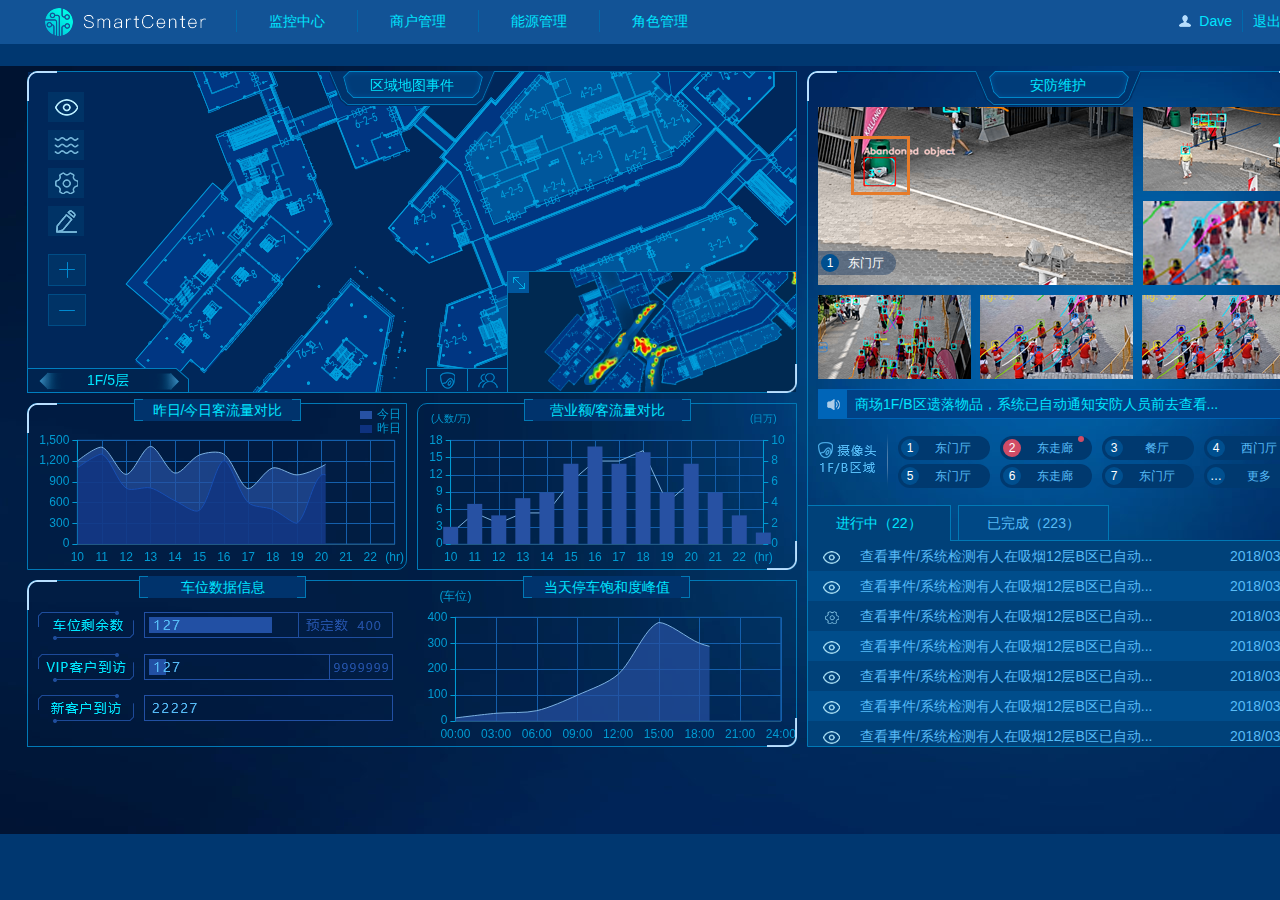
<file: index.html>
<!DOCTYPE html>
<html>
<head lang="zh-cn">
    <meta charset="UTF-8">
    <title>lkf-SmartCenter</title>
    <link rel="stylesheet" type="text/css" href="static/css/main.css">
    <link rel="stylesheet" type="text/css" href="static/css/style.css">
</head>
<body class="index-pg">
<header class="haeder clearfix">
    <h1 class="haeder-h1"></h1>
    <ul class="header-nav">
        <li><a href="supervisionCenter.html">监控中心</a></li>
        <li><a href="bmchart.html">商户管理</a></li>
        <li><a href="javascript:;">能源管理</a></li>
        <li><a href="systemManage.html">角色管理</a></li>
    </ul>
    <div class="header-user">
        <a href="javascript:;" class="ic-user">Dave</a>
        <a href="javascript:;">退出</a>
    </div>
</header>
<section class="wrap">
    <div class="main-box clearfix">
        <div class="index-left">
            <div class="main-panel index-map">
                <i class="ic-rd ic-rd-lt"></i>
                <i class="ic-rd ic-rd-rb"></i>
                <h2 class="main-panel-title">区域地图事件</h2>
                <div class="index-map-img">
                    <canvas id="index-map-img">浏览器不支持canvas</canvas>
                    <div class="index-map-marks"></div>
                </div>
                <div class="index-map-tools">
                    <a class="index-map-tools-ic ic-eye" href="javascript:;" data-type="view"></a>
                    <a class="index-map-tools-ic ic-dl" href="javascript:;" data-type="diversion"></a>
                    <a class="index-map-tools-ic ic-ywgl" href="javascript:;" data-type="yunwei"></a>
                    <a class="index-map-tools-ic ic-zdy" href="javascript:;" data-type="customize"></a>
                    <a class="index-map-tools-ica ic-add" href="javascript:;"></a>
                    <a class="index-map-tools-ica ic-less" href="javascript:;"></a>
                </div>
                <div class="index-map-bl">1F/5层</div>
                <div class="index-map-bm">
                    <a href="javascript:;" class="ic-sxt"></a><a href="javascript:;" class="ic-ry"></a>
                </div>
                <div class="index-map-lt" id="map-lt">
                    <img src="static/images/map.png" style="display:none;"/>
                    <img src="static/images/map-ht.png"/>
                    <a href="javascript:;" class="index-map-qh ic-qh" id="map-qh"></a>
                </div>
            </div>
            <div class="clearfix mt-10">
                <div class="main-panel index-charts">
                    <i class="ic-rd ic-rd-lt"></i>
                    <h2 class="main-panel-title2"><span>昨日/今日客流量对比</span></h2>
                    <div class="index-charts-inner" id="echarts-1"></div>
                </div>
                <div class="main-panel index-charts ml-10">
                    <i class="ic-rd ic-rd-rb"></i>
                    <h2 class="main-panel-title2"><span>营业额/客流量对比</span></h2>
                    <div class="index-charts-inner" id="echarts-2"></div>
                </div>
            </div>
            <div class="clearfix mt-10">
                <div class="main-panel index-charts index-charts-1">
                    <i class="ic-rd ic-rd-lt"></i>
                    <h2 class="main-panel-title2"><span>车位数据信息</span></h2>
                    <div class="pt-30 pl-10">
                        <img src="static/images/temp/tmp-1.png" id="yycw"/>
                    </div>
                </div>
                <div class="main-panel index-charts index-charts-2">
                    <i class="ic-rd ic-rd-rb"></i>
                    <h2 class="main-panel-title2"><span>当天停车饱和度峰值</span></h2>
                    <div class="index-charts-inner" id="echarts-3"></div>
                </div>
            </div>
        </div>
        <div class="index-right main-panel">
            <div class="index-video">
                <i class="ic-rd ic-rd-lt"></i>
                <i class="ic-rd ic-rd-rt"></i>
                <h2 class="main-panel-title">安防维护</h2>
                <ul class="index-video-list clearfix">
                    <li class="index-video-main">
                        <img src="static/images/temp/tmp-v1.png"/>
                        <a class="index-vdtag-item"><span>1</span>东门厅<i></i></a>
                    </li>
                    <li><img src="static/images/temp/tmp-v2.png"/></li>
                    <li><img src="static/images/temp/tmp-v3.png"/></li>
                    <li class="mr-10"><img src="static/images/temp/tmp-v4.png"/></li>
                    <li class="mr-10"><img src="static/images/temp/tmp-v5.png"/></li>
                    <li><img src="static/images/temp/tmp-v6.png"/></li>
                </ul>
                <div class="index-note" id="index-note">
                    <ul>
                        <li><a href="javascipt:;">商场1F/B区遗落物品，系统已自动通知安防人员前去查看... </a></li>
                        <li><a href="javascipt:;">商场2F/C区有垃圾，系统已自动通知保洁人员前去查看... </a></li>
                        <li><a href="javascipt:;">商场3F/A区有斗殴，系统已自动通知安防人员前去查看... </a></li>
                        <li><a href="javascipt:;">商场4F/B区有钱抢，系统已自动通知安防人员前去查看... </a></li>
                        <li><a href="javascipt:;">商场5F/B区有MM，系统已自动通知安防人员前去查看... </a></li>
                    </ul>
                </div>
                <dl class="index-vdtag clearfix">
                    <dt></dt>
                    <dd class="clearfix" id="index-vdtag">
                        <a class="index-vdtag-item" href="javascript:;"><span>1</span>东门厅<i></i></a>
                        <a class="index-vdtag-item index-vdtag-itemcur" href="javascript:;"><span>2</span>东走廊<i></i></a>
                        <a class="index-vdtag-item" href="javascript:;"><span>3</span>餐厅<i></i></a>
                        <a class="index-vdtag-item" href="javascript:;"><span>4</span>西门厅<i></i></a>
                        <a class="index-vdtag-item" href="javascript:;"><span>5</span>东门厅<i></i></a>
                        <a class="index-vdtag-item" href="javascript:;"><span>6</span>东走廊<i></i></a>
                        <a class="index-vdtag-item" href="javascript:;"><span>7</span>东门厅<i></i></a>
                        <a class="index-vdtag-item" href="javascript:;"><span>…</span>更多<i></i></a>
                    </dd>
                </dl>
            </div>
            <div class="tab index-evts">
                <ul class="tab-title clearfix">
                    <li class="tab-cur">进行中（22）</li>
                    <li>已完成（223）</li>
                </ul>
                <div class="tab-content tab-cur">
                    <ul class="index-evts-list ui-scroll" id="example">
                        <li><i class="ic-eye"></i><a href="javascript:;">查看事件/系统检测有人在吸烟12层B区已自动...</a><span class="index-evts-date">2018/03/06</span></li>
                        <li><i class="ic-eye"></i><a href="javascript:;">查看事件/系统检测有人在吸烟12层B区已自动...</a><span class="index-evts-date">2018/03/06</span></li>
                        <li><i class="ic-ywgl"></i><a href="javascript:;">查看事件/系统检测有人在吸烟12层B区已自动...</a><span class="index-evts-date">2018/03/06</span></li>
                        <li><i class="ic-eye"></i><a href="javascript:;">查看事件/系统检测有人在吸烟12层B区已自动...</a><span class="index-evts-date">2018/03/06</span></li>
                        <li><i class="ic-eye"></i><a href="javascript:;">查看事件/系统检测有人在吸烟12层B区已自动...</a><span class="index-evts-date">2018/03/06</span></li>
                        <li><i class="ic-eye"></i><a href="javascript:;">查看事件/系统检测有人在吸烟12层B区已自动...</a><span class="index-evts-date">2018/03/06</span></li>
                        <li><i class="ic-eye"></i><a href="javascript:;">查看事件/系统检测有人在吸烟12层B区已自动...</a><span class="index-evts-date">2018/03/06</span></li>
                        <li><i class="ic-eye"></i><a href="javascript:;">查看事件/系统检测有人在吸烟12层B区已自动...</a><span class="index-evts-date">2018/03/06</span></li>
                        <li><i class="ic-eye"></i><a href="javascript:;">查看事件/系统检测有人在吸烟12层B区已自动...</a><span class="index-evts-date">2018/03/06</span></li>
                    </ul>
                </div>
                <div class="tab-content"></div>
            </div>
        </div>
    </div>
</section>

<!--dialog-->
<div class="mask" id="dl-mask"></div>
<div class="dialog dl-event" id="dl-events">
    <h3 class="dl-title"></h3>
    <a class="dl-close" href="javascript:;"></a>
    <div class="dl-content">
        <table class="tb-form">
            <tbody>
                <tr>
                    <th width="12%">日期</th>
                    <td width="35%">2017/03/05/21:00</td>
                    <th width="12%">地点</th>
                    <td width="34%">1F~B区 2~4 走廊</td>
                </tr>
                <tr>
                    <th>部门</th>
                    <td>
                        <select id="sel-bm">
                            <option value="1">运维部门人员1</option>
                            <option value="1">运维部门人员2</option>
                            <option value="1">运维部门人员3</option>
                            <option value="2">安保部门人员1</option>
                            <option value="2">安保部门人员2</option>
                            <option value="2">安保部门人员3</option>
                        </select>
                    </td>
                    <th>时间</th>
                    <td>
                        <select id="sel-sj">
                            <option value="0">立即执行</option>
                            <option value="12">12:00</option>
                            <option value="14">14:00</option>
                            <option value="16">16:00</option>
                            <option value="28">18:00</option>
                            <option value="20">20:00</option>
                        </select>
                    </td>
                </tr>
                <tr>
                    <th>备注</th>
                    <td colspan="3">
                        <textarea class="form-area" id="dl-area"></textarea>
                    </td>
                </tr>
            </tbody>
        </table>
    </div>
    <div class="dl-footer">
        <a href="javascript:;" class="btn btn-dl" id="dl-save"></a>
    </div>
</div>

<div class="dialog dl-customize" id="dl-customize">
    <h3 class="dl-title"></h3>
    <a class="dl-close" href="javascript:;"></a>
    <div class="dl-content clearfix">
        <div class="dl-customize-lt">
            <div class="index-map-img">
                <canvas id="dl-map-img">浏览器不支持canvas</canvas>
                <div class="index-map-marks"></div>
            </div>
            <div class="dl-map-br">1F/5层</div>
            <div class="dl-map-tc" id="dl-ct">
                <a href="javascript:;" class="ic-pos" data-type="path"></a><a href="javascript:;" class="ic-ry" data-type="person"></a>
                <select id="sel-bma">
                    <option value="1">运维部门人员1</option>
                    <option value="1">运维部门人员2</option>
                    <option value="1">运维部门人员3</option>
                    <option value="2">安保部门人员1</option>
                    <option value="2">安保部门人员2</option>
                    <option value="2">安保部门人员3</option>
                </select>
            </div>
        </div>
        <div class="dl-customize-rt">
            <table class="tb-form">
                <tbody>
                <tr>
                    <th width="24%">发布时间</th>
                    <td width="70%">2017/03/05/21:00</td>
                </tr>
                <tr>
                    <th>任务名称</th>
                    <td>
                        <input class="form-inp" type="text" id="zdy-title"/>
                    </td>
                </tr>
                <tr>
                    <th>执行时间</th>
                    <td>
                        <select id="sel-sja">
                            <option value="2017/03/05" selected="selected">立即执行</option>
                            <option value="2017/03/05">12:00</option>
                            <option value="2017/03/05">14:00</option>
                            <option value="2017/03/05">16:00</option>
                            <option value="2017/03/05">18:00</option>
                            <option value="2017/03/05">20:00</option>
                        </select>
                    </td>
                </tr>
                <tr>
                    <td colspan="2" class="tac">
                        <textarea class="form-area" id="dl-carea"></textarea>
                    </td>
                </tr>
                </tbody>
            </table>
            <a href="javascript:;" class="dl-customize-btn" id="dl-csave"></a>
        </div>
    </div>
</div>

<div class="dialog dl-customize dl-detail" id="dl-detail">
    <h3 class="dl-title"><i class="dl-ic ic-dl-dl"></i>自定义事件</h3>
    <a class="dl-close" href="javascript:;"></a>
    <div class="dl-content clearfix">
        <div class="dl-customize-lt">
            <div class="index-map-img">
                <canvas id="dl-detail-map">浏览器不支持canvas</canvas>
                <div class="index-map-marks index-map-marks-path index-map-marks-person"></div>
            </div>
            <div class="dl-map-br">1F/5层</div>
        </div>
    </div>
</div>

<div class="dialog dl-sxt" id="dl-sxt">
    <h3 class="dl-title"></h3>
    <a class="dl-close" href="javascript:;"></a>
    <div class="dl-content clearfix">

    </div>
</div>

<div class="dialog dl-yycw" id="dl-yycw">
    <h3 class="dl-title"></h3>
    <a class="dl-close" href="javascript:;"></a>
    <div class="dl-content clearfix">
        <table class="tb-a">
            <thead>
                <tr>
                    <th>车主姓名</th>
                    <th>车牌号码</th>
                    <th>预约停放位置</th>
                    <th>预约时间</th>
                    <th>联系方式</th>
                </tr>
            </thead>
            <tbody>
                <tr>
                    <td>张三</td>
                    <td>RD3073K</td>
                    <td>地下停车场12层C区3021车位</td>
                    <td>10:30~24:30</td>
                    <td>138000051352</td>
                </tr>
                <tr>
                    <td>张三</td>
                    <td>RD3073K</td>
                    <td>地下停车场12层C区3021车位</td>
                    <td>10:30~24:30</td>
                    <td>138000051352</td>
                </tr>
                <tr>
                    <td>张三</td>
                    <td>RD3073K</td>
                    <td>地下停车场12层C区3021车位</td>
                    <td>10:30~24:30</td>
                    <td>138000051352</td>
                </tr>
                <tr>
                    <td>张三</td>
                    <td>RD3073K</td>
                    <td>地下停车场12层C区3021车位</td>
                    <td>10:30~24:30</td>
                    <td>138000051352</td>
                </tr>
                <tr>
                    <td>张三</td>
                    <td>RD3073K</td>
                    <td>地下停车场12层C区3021车位</td>
                    <td>10:30~24:30</td>
                    <td>138000051352</td>
                </tr>
                <tr>
                    <td>张三</td>
                    <td>RD3073K</td>
                    <td>地下停车场12层C区3021车位</td>
                    <td>10:30~24:30</td>
                    <td>138000051352</td>
                </tr>
                <tr>
                    <td>张三</td>
                    <td>RD3073K</td>
                    <td>地下停车场12层C区3021车位</td>
                    <td>10:30~24:30</td>
                    <td>138000051352</td>
                </tr>
                <tr>
                    <td>张三</td>
                    <td>RD3073K</td>
                    <td>地下停车场12层C区3021车位</td>
                    <td>10:30~24:30</td>
                    <td>138000051352</td>
                </tr>
                <tr>
                    <td>张三</td>
                    <td>RD3073K</td>
                    <td>地下停车场12层C区3021车位</td>
                    <td>10:30~24:30</td>
                    <td>138000051352</td>
                </tr>
                <tr>
                    <td>张三</td>
                    <td>RD3073K</td>
                    <td>地下停车场12层C区3021车位</td>
                    <td>10:30~24:30</td>
                    <td>138000051352</td>
                </tr>
            </tbody>
        </table>
    </div>
</div>

<div class="dialog dl-customize dl-tjsp" id="dl-tjsp">
    <h3 class="dl-title"></h3>
    <a class="dl-close" href="javascript:;"></a>
    <div class="dl-content clearfix">
        <div class="dl-customize-lt">
            <div class="index-map-img">
                <canvas id="map-img-tjsp">浏览器不支持canvas</canvas>
                <div class="index-map-marks index-map-marks-camera"></div>
            </div>
            <div class="dl-map-br">1F/5层</div>
            <div class="index-map-bm">
                <a href="javascript:;" class="ic-sxt cur"></a><a href="javascript:;" class="ic-ry"></a>
            </div>
        </div>
        <div class="dl-customize-rt">
            <ul id="device-list" class="device-list ui-scroll mt-5">
                <li class="device-list-item"><dl><dt class="device-list-item-title"><i class="ic-total"></i>—<i class="ic-camera-1 mr-5"></i><span class="vam">3楼设备</span></dt><div class="item-concrete-wrapper"><div class="device-list-item-concrete" style="display:none;"><dd><i class="ic-camera-2 mr-5"></i>3014~3030</dd><dd><i class="ic-camera-2 mr-5"></i>3014~3030</dd><dd><i class="ic-camera-2 mr-5"></i>3014~3030</dd><dd><i class="ic-camera-2 mr-5"></i>3014~3030</dd><dd><i class="ic-camera-2 mr-5"></i>3014~3030</dd><dd><i class="ic-camera-2 mr-5"></i>3014~3030</dd><dd><i class="ic-camera-2 mr-5"></i>3014~3030</dd><dd><i class="ic-camera-2 mr-5"></i>3014~3030</dd><dd><i class="ic-camera-2 mr-5"></i>3014~3030</dd><dd><i class="ic-camera-2 mr-5"></i>3014~3030</dd></div></div></dl></li>
                <li class="device-list-item"><dl><dt class="device-list-item-title"><i class="ic-total"></i>—<i class="ic-camera-1 mr-5"></i><span class="vam">4楼设备</span></dt><div class="item-concrete-wrapper"><div class="device-list-item-concrete" style="display:none;"><dd><i class="ic-camera-2 mr-5"></i>4014~4030</dd><dd><i class="ic-camera-2 mr-5"></i>4014~4030</dd><dd><i class="ic-camera-2 mr-5"></i>4014~4030</dd><dd><i class="ic-camera-2 mr-5"></i>4014~4030</dd><dd><i class="ic-camera-2 mr-5"></i>4014~4030</dd><dd><i class="ic-camera-2 mr-5"></i>4014~4030</dd><dd><i class="ic-camera-2 mr-5"></i>4014~4030</dd><dd><i class="ic-camera-2 mr-5"></i>4014~4030</dd><dd><i class="ic-camera-2 mr-5"></i>4014~4030</dd><dd><i class="ic-camera-2 mr-5"></i>4014~4030</dd></div></div></dl></li>
                <li class="device-list-item"><dl><dt class="device-list-item-title"><i class="ic-total"></i>—<i class="ic-camera-1 mr-5"></i><span class="vam">6楼设备</span></dt><div class="item-concrete-wrapper last"><div class="device-list-item-concrete" style="display:none;"><dd><i class="ic-camera-2 mr-5"></i>6014~6030</dd><dd><i class="ic-camera-2 mr-5"></i>6014~6030</dd><dd><i class="ic-camera-2 mr-5"></i>6014~6030</dd><dd><i class="ic-camera-2 mr-5"></i>6014~6030</dd><dd><i class="ic-camera-2 mr-5"></i>6014~6030</dd><dd><i class="ic-camera-2 mr-5"></i>6014~6030</dd><dd><i class="ic-camera-2 mr-5"></i>6014~6030</dd><dd><i class="ic-camera-2 mr-5"></i>6014~6030</dd><dd><i class="ic-camera-2 mr-5"></i>6014~6030</dd><dd><i class="ic-camera-2 mr-5"></i>6014~6030</dd></div></div></dl></li>
            </ul>
        </div>
        <dl class="index-vdtag clearfix">
            <dt></dt>
            <dd class="clearfix" id="dl-index-vdtag">
                <a class="index-vdtag-item" href="javascript:;"><span>1</span>东门厅<i class="ic-del"></i></a>
                <a class="index-vdtag-item" href="javascript:;"><span>2</span>东走廊<i class="ic-del"></i></a>
                <a class="index-vdtag-item" href="javascript:;"><span>3</span>餐厅<i class="ic-del"></i></a>
                <a class="index-vdtag-item" href="javascript:;"><span>4</span>西门厅<i class="ic-del"></i></a>
                <a class="index-vdtag-item" href="javascript:;"><span>5</span>东门厅<i class="ic-del"></i></a>
                <a class="index-vdtag-item" href="javascript:;"><span>6</span>东走廊<i class="ic-del"></i></a>
                <a class="index-vdtag-item" href="javascript:;"><span>7</span>东门厅<i class="ic-del"></i></a>
                <a class="index-vdtag-item ic-add" href="javascript:;"></a>
            </dd>
        </dl>
    </div>
</div>

<script src="static/lib/jquery-3.2.1.min.js"></script>
<script src="static/lib/heatmap.js"></script>
<script src="static/lib/echarts.min.js"></script>
<script src="static/js/common/jquery.scroll.js"></script>
<script src="static/js/common/jquery.dropselect.js"></script>
<script src="static/js/common/jquery.smartmap.js"></script>
<script>

var main = {
    init: function(){
        //map.init();
        $('#index-map-img').smartmap();
        $('#dl-map-img').smartmap();
        $('#dl-detail-map').smartmap();
        $('#map-img-tjsp').smartmap();
        setTimeout(function(){
            var $mp = $('#index-map-img').data('smartmap'), $dlmp = $('#dl-map-img').data('smartmap'),
                    $dldt = $('#dl-detail-map').data('smartmap'), $dlxst = $('#map-img-tjsp').data('smartmap');
            $.each(main.expdata.person, function(n, ite){
                $mp.addMark('person', 'person', ite.x, ite.y, ite.data);
                //$dlmp.addMark('person', 'person', ite.x, ite.y, ite.data);
                //$dldt.addMark('person', 'person', ite.x, ite.y, ite.data);
            });
            $.each(main.expdata.camera, function(n, ite){
                $mp.addMark('camera', 'camera' + ite.status, ite.x, ite.y, {}, function(){
                    main.dialog($('#dl-sxt'));
                });
                $dlxst.addMark('camera', 'camera' + ite.status, ite.x, ite.y, {}, function(){
                    //main.dialog($('#dl-sxt'));
                });
            });
        }, 10);
        main.chartsInit();
        main.uiBind();
    },
    chartsInit: function(){
        // 初始化echarts实例
        var myChart = echarts.init($('#echarts-1')[0]);

        // 指定图表的配置项和数据
        var option = {
            textStyle: {
                color: '#009bd2',
                fontSize: '12px'
            },
            legend: {
                data:[
                    {name: '今日', icon: 'rect', textStyle: {color: '#009bd2', fontSize: '10px'}},
                    {name: '昨日', icon: 'rect', textStyle: {color: '#009bd2', fontSize: '10px'}}
                ],
                orient: 'vertical',
                right: '0',
                itemWidth: 12,
                itemHeight: 8,
                itemGap: 2
            },
            grid: {
                show: true,
                left: '3%',
                right: '3%',
                bottom: '3%',
                top: '22%',
                borderWidth: 1,
                borderColor: '#145fac',
                containLabel: true
            },
            xAxis: {
                type: 'category',
                data: ['10','11','12','13','14','15','16','17','18','19','20',"21","22","(hr)"],
                boundaryGap: false,
                splitLine: {
                    show: true,
                    interval: 'auto',
                    lineStyle: {
                        color: ['#145fac']//0a3f78
                    }
                },
                axisTick: {
                    show: false
                },
                axisLine: {
                    lineStyle: {color: '#215984'}//609ee9
                }
            },
            yAxis: {
                type: 'value',
                splitLine: {
                    lineStyle: {color: ['#145fac']}
                },
                axisLine: {
                    lineStyle: {color: '#009bd2'}
                }
            },
            series: [{
                name: '今日',
                type: 'line',
                smooth: true,
                showSymbol: false,
                symbol: 'circle',
                symbolSize: 6,
                lineStyle: {
                    normal: {color: '#7cb1e0', width:1}
                },
                areaStyle: {normal: {color: '#2751a3'}},
                data: ['1200', '1400', '1008', '1411', '1026', '1288', '1300', '800', '1100', '1000', '1118', '1322', '1122', '1002'],
                itemStyle: {
                    normal: {color: '#2751a3'}
                }
            }, {
                name: '昨日',
                type: 'line',
                smooth: true,
                showSymbol: false,
                symbol: 'circle',
                symbolSize: 6,
                data: ['1100', '1300', '808', '811', '626', '488', '1200', '600', '500', '300', '998', '822', '744', '600'],
                areaStyle: {
                    normal: {color: '#0e327f'}
                },
                itemStyle: {
                    normal: {color: '#0e327f'}
                },
                lineStyle: {
                    normal: {color: '#184fb3', width: 1}
                }
            }]
        };

        // 使用刚指定的配置项和数据显示图表。
        myChart.setOption(option);

        echarts.init($('#echarts-2')[0]).setOption({
            textStyle: {
                color: '#009bd2',
                fontSize: '12px'
            },
            legend: {
                data:[
                    {name: '增速', icon: 'rect', textStyle: {color: '#009bd2', fontSize: '10px'}},
                    {name: '销量', icon: 'rect', textStyle: {color: '#009bd2', fontSize: '10px'}}
                ],
                orient: 'vertical',
                right: '0',
                itemWidth: 12,
                itemHeight: 8,
                itemGap: 2
            },
            grid: {
                show: true,
                left: '3%',
                right: '3%',
                bottom: '3%',
                top: '22%',
                borderWidth: 1,
                borderColor: '#0a3f78',
                containLabel: true
            },
            xAxis: [{
                type: 'category',
                data: ['10','11','12','13','14','15','16','17','18','19','20',"21","22","(hr)"],
                boundaryGap: false,
                splitLine: {
                    show: true,
                    interval: 'auto',
                    lineStyle: {
                        color: ['#145fac']//0a3f78
                    }
                },
                axisTick: {
                    show: false,
                    alignWithLabel: true
                },
                axisLine: {
                    lineStyle: {color: '#215984'}//609ee9
                }
            }],
            yAxis: [{
                type: 'value',
                name: '(日万)',
                position: 'right',
                splitLine: {
                    show: false
                },
                axisLine: {
                    lineStyle: {color: '#009bd2'}
                }
            }, {
                type: 'value',
                name: '(人数/万)',
                position: 'left',
                splitLine: {
                    lineStyle: {color: ['#145fac']}
                },
                axisLine: {
                    lineStyle: {color: '#009bd2'}
                }
            }],
            series: [{
                name: '客流量',
                type: 'line',
                stack: '总量',
                lineStyle: {
                    normal: {color: '#7cb1e0', width:1}
                },
                z: 1,
                showSymbol: false,
                data: [1, 3, 2, 3, 3, 6, 8, 8, 9, 4, 6, 4, 2, 1]
            }, {
                name: '营业额',
                type: 'bar',
                yAxisIndex: 1,
                z: 2,
                stack: '总量',
                barWidth: 15,
                itemStyle: {
                    normal: {color: '#2751a3'}
                },
                data: [2, 4, 3, 5, 6, 8, 9, 6, 7, 5, 8, 5, 3, 1]
            }]
        });

        echarts.init($('#echarts-3')[0]).setOption({
            textStyle: {
                color: '#009bd2',
                fontSize: '12px'
            },
            legend: {
                show: false
            },
            grid: {
                show: true,
                left: '3%',
                right: '4%',
                bottom: '3%',
                top: '22%',
                borderWidth: 1,
                borderColor: '#145fac',
                containLabel: true
            },
            xAxis: {
                type: 'category',
                data: ['00:00','03:00','06:00','09:00','12:00','15:00','18:00','21:00','24:00'],
                boundaryGap: false,
                splitLine: {
                    show: true,
                    interval: 'auto',
                    lineStyle: {
                        color: ['#145fac']//0a3f78
                    }
                },
                axisTick: {
                    show: false
                },
                axisLine: {
                    lineStyle: {color: '#215984'}//609ee9
                }
            },
            yAxis: {
                type: 'value',
                name: '(车位)',
                splitLine: {
                    lineStyle: {color: ['#145fac']}
                },
                axisLine: {
                    lineStyle: {color: '#009bd2'}
                }
            },
            series: [{
                name: '今日',
                type: 'line',
                smooth: true,
                showSymbol: false,
                symbol: 'circle',
                symbolSize: 6,
                lineStyle: {
                    normal: {color: '#7cb1e0', width:1}
                },
                areaStyle: {normal: {color: '#2751a3'}},
                data: ['12', '30', '40', '100', '180', '380', '300', '250', '80'],
                itemStyle: {
                    normal: {color: '#2751a3'}
                }
            }]
        });
    },
    dialog: function($t){
        $('#dl-mask').show();
        $t.show();
        $t.children('.dl-close').off().on('click', function(){
            main.dialogClose($t);
        });
    },
    dialogClose: function($t){
        $('#dl-mask').hide();
        $t.hide();
    },
    evdialog: function(ty, $mk){
        var $d = $('#dl-events'), $dlar = $('#dl-area'), txt = '', obj = {
            'view': '<i class="dl-ic ic-dl-dl"></i>查看事件<strong class="ml-10 fw-b fc-white">VIEW</strong>',
            'diversion': '<i class="dl-ic ic-dl-dl"></i>导流事件<strong class="ml-10 fw-b fc-white">TRAFFIC GROOMING</strong>',
            'yunwei': '<i class="dl-ic ic-dl-dl"></i>运维事件<strong class="ml-10 fw-b fc-white">MAINTENANCE</strong>',
            'customize': '<i class="dl-ic ic-dl-dl"></i>自定义事件<strong class="ml-10 fw-b fc-white">CUSTOMIZE</strong>'
        };
        if(ty === 'customize'){
            $d = $('#dl-customize');
            $dlar = $('#dl-carea');
        }
        $d.children('.dl-title').html(obj[ty]);
        if($mk){
            txt = $mk.find('.index-map-info-ct').text();
            $d.data('mk', $mk);
        }else{
            $d.data('mk', '');
        }
        $dlar.val(txt);
        main.dialog($d);
    },
    randm: function(ty){
        var len = 3, obj = {
            'view': [{name: '查看', status: '进行中'}, {name: '查看', status: '进行中'}, {name: '查看', status: '已结束'}],
            'diversion': [{name: '张三', status: '进行中'}, {name: '李四', status: '已结束'}, {name: '老王', status: '处理中'}],
            'yunwei': [{name: '安保A', status: '进行中'}, {name: '安保B', status: '已处理'}, {name: '安保C', status: '进行中'}],
            'customize': [{name: '查看', status: '进行中'}, {name: '查看', status: '进行中'}, {name: '查看', status: '已结束'}]
        };
        return obj[ty][Math.floor(Math.random()*len)];
    },
    expdata: {
        person: [
            {
                x: 340, y: 1106, data: {
                    info: {
                        content: "正在巡视……",
                        name: "安保A",
                        status: "进行中",
                        ifbtn: '编辑'
                    }
                }
            },
            {
                x: 290, y: 1100, data: {
                    info: {
                        content: "正在睡觉……",
                        name: "安保B",
                        status: "进行中",
                        ifbtn: '编辑'
                    }
                }
            },
            {
                x: 420, y: 1080, data: {
                    info: {
                        content: "正在聊天……",
                        name: "安保C",
                        status: "进行中",
                        ifbtn: '编辑'
                    }
                }
            }
        ],
        camera: [{x: 303, y: 1000, status: 'n'}, {x: 333, y: 1100, status: 'b'}, {x: 403, y: 1000, status: 'a'}, {x: 353, y: 1200, status: 'n'}, {x: 323, y: 1190, status: 'n'}]
    },
    uiBind: function(){
        var map = $('#index-map-img').data('smartmap'), $dlmp = $('#dl-map-img').data('smartmap'),
                $dldt = $('#dl-detail-map').data('smartmap');

        $('#sel-bm, #sel-bma, #sel-sj, #sel-sja').dropselect();

        $('#dl-save, #dl-csave').on('click', function(){
            var $bt = $('.index-map-tools-icsel'),
                    $dlar = $('#dl-area'), $d = $('#dl-events'), ty = map.evdata.ty;
            //if($bt.length === 0) return;
            if(ty === 'customize'){
                $d = $('#dl-customize');
                $dlar = $('#dl-carea');
                var tle = $('#zdy-title').val() || '未知事件', sj = '2017/05/05';
                $('#example').prepend('<li><i class="ic-eye"></i><a href="javascript:;">' + tle + '</a><span class="index-evts-date">' + sj + '</span></li>');
            }
            if($d.data('mk')){
                $d.data('mk').find('.index-map-info-ct').text($dlar.val() || '事件为空');
            }else{
                var dt = $.extend(main.randm(ty), {content: $dlar.val() || '事件为空'});
                map.addMark('events', ty, map.evdata.x, map.evdata.y, {info: dt});
            }

            main.dialogClose($d);
        });

        $('#map-qh').on('click', function(){
            var map = $('#index-map-img').data('smartmap'), imgs = $('#map-lt > img');
            imgs.toggle();
            setTimeout(function(){
                map.loadmap(imgs.filter(':hidden')[0]);
            }, 0);
        });

        $('#index-note').scrolltxt();

        $('#dl-ct>a[data-type]').on('click', function(){
            var $t = $(this), ct = $t.attr('data-type');
            $dlmp.marks.attr('class', 'index-map-marks index-map-marks-path index-map-marks-person');
            $t.toggleClass('index-map-tools-icsel').siblings('.index-map-tools-icsel').removeClass('index-map-tools-icsel');
        });

        $('#example').delegate("li","click",function(){
            $dldt.clearMark();
            $dlmp.marks.children().each(function(){
                var $mk = $(this), category = $mk.attr('data-category'),
                    x = $mk.data('mkx'),
                    y = $mk.data('mky'),
                    data = $mk.data('mkdt');

                $dldt.evdata = {ty: category, x: x, y: y};

                if(category === 'path'){
                    $dldt.ctx.lineWidth = '2';
                    $dldt.ctx.strokeStyle = '#009ad8';
                    if($dldt.pathar){
                        $dldt.pathar.push({ty: category, x: x, y: y});
                    }else{
                        $dldt.pathar = [{ty: category, x: x, y: y}];
                    }
                    $dldt.addPath();
                }else{
                    $dldt.addMark(category, category, x, y, data);
                }
            });
            main.dialog($('#dl-detail'));
        });

        $('#yycw').click(function(){
            main.dialog($('#dl-yycw'));
        });

        $("#device-list .device-list-item-title").click(function(){
            $(this).parents(".device-list-item").find(".device-list-item-concrete").toggle();
        });
        $(".device-list-title-item").click(function(){
            $(this).addClass("active").siblings().removeClass("active");
        });

        $('#index-vdtag > a').click(function(){
            main.dialog($('#dl-tjsp'));
        });
    }
};

$(function(){
    main.init();
});
</script>
</body>
</html>
</file>
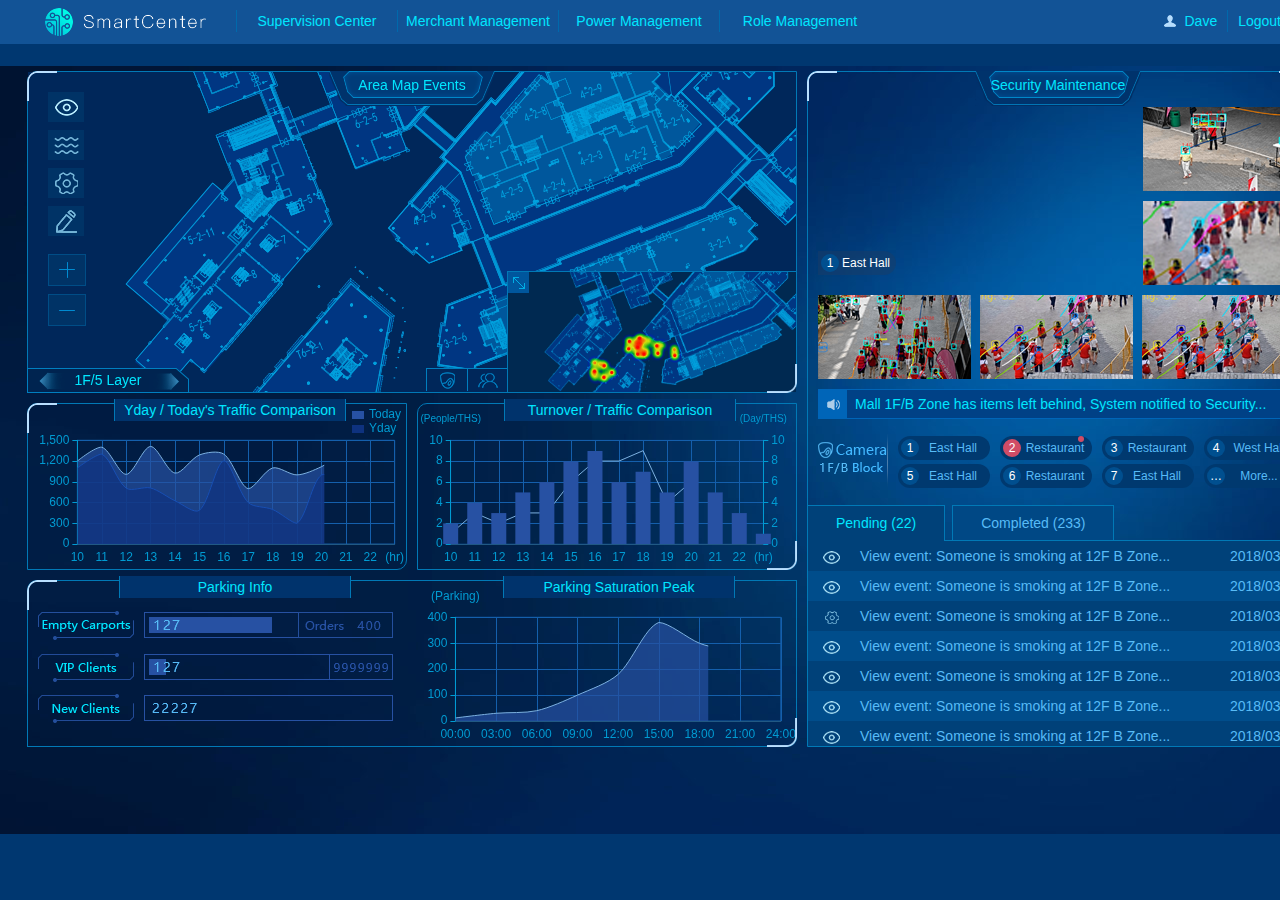
<file: en/index.html>
<!DOCTYPE html>
<html>
<head lang="zh-cn">
    <meta charset="UTF-8">
    <title>lkf-SmartCenter</title>
    <link rel="stylesheet" type="text/css" href="static/css/main.css">
    <link rel="stylesheet" type="text/css" href="static/css/style.css">
    <script src="static/js/common/html5media.mim.js"></script>
</head>
<body class="index-pg">
<header class="haeder clearfix">
    <h1 class="haeder-h1"></h1>
    <ul class="header-nav">
        <li><a href="supervisionCenter.html">Supervision Center</a></li>
        <li><a href="bmchart.html">Merchant Management</a></li>
        <li><a href="javascript:;">Power Management</a></li>
        <li><a href="systemManage.html">Role Management</a></li>
    </ul>
    <div class="header-user">
        <a href="javascript:;" class="ic-user">Dave</a>
        <a href="javascript:;">Logout</a>
    </div>
</header>
<section class="wrap">
    <div class="main-box clearfix">
        <div class="index-left">
            <div class="main-panel index-map">
                <i class="ic-rd ic-rd-lt"></i>
                <i class="ic-rd ic-rd-rb"></i>
                <h2 class="main-panel-title">Area Map Events</h2>
                <div class="index-map-img">
                    <canvas id="index-map-img">The browser does not support canvas</canvas>
                    <div class="index-map-ht"></div>
                    <div class="index-map-marks"></div>
                </div>
                <div class="index-map-tools">
                    <a class="index-map-tools-ic ic-eye" href="javascript:;" data-type="view"></a>
                    <a class="index-map-tools-ic ic-dl" href="javascript:;" data-type="diversion"></a>
                    <a class="index-map-tools-ic ic-ywgl" href="javascript:;" data-type="yunwei"></a>
                    <a class="index-map-tools-ic ic-zdy" href="javascript:;" data-type="customize"></a>
                    <a class="index-map-tools-ica ic-add" href="javascript:;"></a>
                    <a class="index-map-tools-ica ic-less" href="javascript:;"></a>
                </div>
                <div class="index-map-bl">1F/5 Layer</div>
                <div class="index-map-bm">
                    <a href="javascript:;" class="ic-sxt"></a><a href="javascript:;" class="ic-ry"></a>
                </div>
                <div class="index-map-lt" id="map-lt">
                    <img src="static/images/map.png" />
                    <!--<img src="static/images/map-ht.png"/>-->
                    <div class="index-map-ltht"></div>
                    <a href="javascript:;" class="index-map-qh ic-qh" id="map-qh"></a>
                </div>
            </div>
            <div class="clearfix mt-10">
                <div class="main-panel index-charts">
                    <i class="ic-rd ic-rd-lt"></i>
                    <h2 class="main-panel-title2"><span>Yday / Today's Traffic Comparison</span></h2>
                    <div class="index-charts-inner" id="echarts-1"></div>
                </div>
                <div class="main-panel index-charts ml-10">
                    <i class="ic-rd ic-rd-rb"></i>
                    <h2 class="main-panel-title2"><span>Turnover / Traffic Comparison</span></h2>
                    <div class="index-charts-inner" id="echarts-2"></div>
                </div>
            </div>
            <div class="clearfix mt-10">
                <div class="main-panel index-charts index-charts-1">
                    <i class="ic-rd ic-rd-lt"></i>
                    <h2 class="main-panel-title2"><span>Parking Info</span></h2>
                    <div class="pt-30 pl-10">
                        <img src="static/images/temp/tmp-1.png" id="yycw"/>
                    </div>
                </div>
                <div class="main-panel index-charts index-charts-2">
                    <i class="ic-rd ic-rd-rb"></i>
                    <h2 class="main-panel-title2"><span>Parking Saturation Peak</span></h2>
                    <div class="index-charts-inner" id="echarts-3"></div>
                </div>
            </div>
        </div>
        <div class="index-right main-panel">
            <div class="index-video">
                <i class="ic-rd ic-rd-lt"></i>
                <i class="ic-rd ic-rd-rt"></i>
                <h2 class="main-panel-title">Security Maintenance</h2>
                <ul class="index-video-list clearfix">
                    <li class="index-video-main">
                        <!--<img src="static/images/temp/tmp-v1.png"/>-->
                        <video src="http://www.zhangxinxu.com/study/media/cat.mp4" width="315" height="178" autoplay loop></video>
                        <a class="index-vdtag-item"><span>1</span>East Hall<i></i></a>
                    </li>
                    <li><img src="static/images/temp/tmp-v2.png"/></li>
                    <li><img src="static/images/temp/tmp-v3.png"/></li>
                    <li class="mr-10"><img src="static/images/temp/tmp-v4.png"/></li>
                    <li class="mr-10"><img src="static/images/temp/tmp-v5.png"/></li>
                    <li><img src="static/images/temp/tmp-v6.png"/></li>
                </ul>
                <div class="index-note" id="index-note">
                    <ul>
                        <li><a href="javascipt:;">Mall 1F/B Zone has items left behind, System notified to Security... </a></li>
                        <li><a href="javascipt:;">Mall 2F/C Zone has garbage, System notified to Cleaning staff... </a></li>
                        <li><a href="javascipt:;">Mall 3F/A Zone has fights，System notified to Security staff... </a></li>
                        <li><a href="javascipt:;">Mall 4F/B Zone has steal money，System notified to Security staff... </a></li>
                        <li><a href="javascipt:;">Mall 5F/B Zone has beauty，System notified to Security staff... </a></li>
                    </ul>
                </div>
                <dl class="index-vdtag clearfix">
                    <dt></dt>
                    <dd class="clearfix" id="index-vdtag">
                        <a class="index-vdtag-item" href="javascript:;"><span>1</span>East Hall<i></i></a>
                        <a class="index-vdtag-item index-vdtag-itemcur" href="javascript:;"><span>2</span>Restaurant<i></i></a>
                        <a class="index-vdtag-item" href="javascript:;"><span>3</span>Restaurant<i></i></a>
                        <a class="index-vdtag-item" href="javascript:;"><span>4</span>West Hall<i></i></a>
                        <a class="index-vdtag-item" href="javascript:;"><span>5</span>East Hall<i></i></a>
                        <a class="index-vdtag-item" href="javascript:;"><span>6</span>Restaurant<i></i></a>
                        <a class="index-vdtag-item" href="javascript:;"><span>7</span>East Hall<i></i></a>
                        <a class="index-vdtag-item" href="javascript:;"><span>…</span>More...<i></i></a>
                    </dd>
                </dl>
            </div>
            <div class="tab index-evts">
                <ul class="tab-title clearfix">
                    <li class="tab-cur">Pending (22)</li>
                    <li>Completed (233)</li>
                </ul>
                <div class="tab-content tab-cur">
                    <ul class="index-evts-list ui-scroll" id="example">
                        <li><i class="ic-eye"></i><a href="javascript:;">View event: Someone is smoking at 12F B Zone...</a><span class="index-evts-date">2018/03/06</span></li>
                        <li><i class="ic-eye"></i><a href="javascript:;">View event: Someone is smoking at 12F B Zone...</a><span class="index-evts-date">2018/03/06</span></li>
                        <li><i class="ic-ywgl"></i><a href="javascript:;">View event: Someone is smoking at 12F B Zone...</a><span class="index-evts-date">2018/03/06</span></li>
                        <li><i class="ic-eye"></i><a href="javascript:;">View event: Someone is smoking at 12F B Zone...</a><span class="index-evts-date">2018/03/06</span></li>
                        <li><i class="ic-eye"></i><a href="javascript:;">View event: Someone is smoking at 12F B Zone...</a><span class="index-evts-date">2018/03/06</span></li>
                        <li><i class="ic-eye"></i><a href="javascript:;">View event: Someone is smoking at 12F B Zone...</a><span class="index-evts-date">2018/03/06</span></li>
                        <li><i class="ic-eye"></i><a href="javascript:;">View event: Someone is smoking at 12F B Zone...</a><span class="index-evts-date">2018/03/06</span></li>
                        <li><i class="ic-eye"></i><a href="javascript:;">View event: Someone is smoking at 12F B Zone...</a><span class="index-evts-date">2018/03/06</span></li>
                        <li><i class="ic-eye"></i><a href="javascript:;">View event: Someone is smoking at 12F B Zone...</a><span class="index-evts-date">2018/03/06</span></li>
                    </ul>
                </div>
                <div class="tab-content"></div>
            </div>
        </div>
    </div>
</section>

<!--dialog-->
<div class="mask" id="dl-mask"></div>
<div class="dialog dl-event" id="dl-events">
    <h3 class="dl-title"></h3>
    <a class="dl-close" href="javascript:;"></a>
    <div class="dl-content">
        <table class="tb-form">
            <tbody>
                <tr>
                    <th width="12%">Date</th>
                    <td width="35%">2017/03/05 21:00</td>
                    <th width="12%">Address</th>
                    <td width="34%">1F~B Zone  2~4 Corridor</td>
                </tr>
                <tr>
                    <th>Depart</th>
                    <td>
                        <select id="sel-bm">
                            <option value="1">Operation Department Staff1</option>
                            <option value="1">Operation Department Staff2</option>
                            <option value="1">Operation Department Staff3</option>
                            <option value="2">Security Department Staff1</option>
                            <option value="2">Security Department Staff2</option>
                            <option value="2">Security Department Staff3</option>
                        </select>
                    </td>
                    <th>Time</th>
                    <td>
                        <select id="sel-sj">
                            <option value="0">Immediate Execution</option>
                            <option value="12">12:00</option>
                            <option value="14">14:00</option>
                            <option value="16">16:00</option>
                            <option value="28">18:00</option>
                            <option value="20">20:00</option>
                        </select>
                    </td>
                </tr>
                <tr>
                    <th>Comment</th>
                    <td colspan="3">
                        <textarea class="form-area" id="dl-area"></textarea>
                    </td>
                </tr>
            </tbody>
        </table>
    </div>
    <div class="dl-footer">
        <a href="javascript:;" class="btn btn-dl" id="dl-save"></a>
    </div>
</div>

<div class="dialog dl-customize" id="dl-customize">
    <h3 class="dl-title"></h3>
    <a class="dl-close" href="javascript:;"></a>
    <div class="dl-content clearfix">
        <div class="dl-customize-lt">
            <div class="index-map-img">
                <canvas id="dl-map-img">The browser does not support canvas</canvas>
                <div class="index-map-marks"></div>
            </div>
            <div class="dl-map-br">1F/5 Layer</div>
            <div class="dl-map-tc" id="dl-ct">
                <a href="javascript:;" class="ic-pos" data-type="path"></a><a href="javascript:;" class="ic-ry" data-type="person"></a>
                <select id="sel-bma">
                    <option value="1">Operation Department Staff1</option>
                    <option value="1">Operation Department Staff2</option>
                    <option value="1">Operation Department Staff3</option>
                    <option value="2">Security Department Staff1</option>
                    <option value="2">Security Department Staff2</option>
                    <option value="2">Security Department Staff3</option>
                </select>
            </div>
        </div>
        <div class="dl-customize-rt">
            <table class="tb-form">
                <tbody>
                <tr>
                    <th width="24%">Release Time</th>
                    <td width="70%">2017/03/05 21:00</td>
                </tr>
                <tr>
                    <th>Task Name</th>
                    <td>
                        <input class="form-inp" type="text" id="zdy-title"/>
                    </td>
                </tr>
                <tr>
                    <th>Execution Time</th>
                    <td>
                        <select id="sel-sja">
                            <option value="2017/03/05" selected="selected">Immediate Execution</option>
                            <option value="2017/03/05">12:00</option>
                            <option value="2017/03/05">14:00</option>
                            <option value="2017/03/05">16:00</option>
                            <option value="2017/03/05">18:00</option>
                            <option value="2017/03/05">20:00</option>
                        </select>
                    </td>
                </tr>
                <tr>
                    <td colspan="2" class="tac">
                        <textarea class="form-area" id="dl-carea"></textarea>
                    </td>
                </tr>
                </tbody>
            </table>
            <a href="javascript:;" class="dl-customize-btn" id="dl-csave"></a>
        </div>
    </div>
</div>

<div class="dialog dl-customize dl-detail" id="dl-detail">
    <h3 class="dl-title"><i class="dl-ic ic-dl-dl"></i>Custom Event</h3>
    <a class="dl-close" href="javascript:;"></a>
    <div class="dl-content clearfix">
        <div class="dl-customize-lt">
            <div class="index-map-img">
                <canvas id="dl-detail-map">The browser does not support canvas</canvas>
                <div class="index-map-marks index-map-marks-path index-map-marks-person"></div>
            </div>
            <div class="dl-map-br">1F/5 Layer</div>
        </div>
    </div>
</div>

<div class="dialog dl-sxt" id="dl-sxt">
    <h3 class="dl-title"></h3>
    <a class="dl-close" href="javascript:;"></a>
    <div class="dl-content clearfix">

    </div>
</div>

<div class="dialog dl-yycw" id="dl-yycw">
    <h3 class="dl-title"></h3>
    <a class="dl-close" href="javascript:;"></a>
    <div class="dl-content clearfix">
        <table class="tb-a">
            <thead>
                <tr>
                    <th>Owner Name</th>
                    <th>License Plate</th>
                    <th>Reserved Parking</th>
                    <th>Appoint Time</th>
                    <th>Contact</th>
                </tr>
            </thead>
            <tbody>
                <tr>
                    <td>Alex</td>
                    <td>RD3073K</td>
                    <td>3021 12F C Zone</td>
                    <td>10:30~24:30</td>
                    <td>138000051352</td>
                </tr>
                <tr>
                    <td>Alex</td>
                    <td>RD3073K</td>
                    <td>3021 12F C Zone</td>
                    <td>10:30~24:30</td>
                    <td>138000051352</td>
                </tr>
                <tr>
                    <td>Alex</td>
                    <td>RD3073K</td>
                    <td>3021 12F C Zone</td>
                    <td>10:30~24:30</td>
                    <td>138000051352</td>
                </tr>
                <tr>
                    <td>Alex</td>
                    <td>RD3073K</td>
                    <td>3021 12F C Zone</td>
                    <td>10:30~24:30</td>
                    <td>138000051352</td>
                </tr>
                <tr>
                    <td>Alex</td>
                    <td>RD3073K</td>
                    <td>3021 12F C Zone</td>
                    <td>10:30~24:30</td>
                    <td>138000051352</td>
                </tr>
                <tr>
                    <td>Alex</td>
                    <td>RD3073K</td>
                    <td>3021 12F C Zone</td>
                    <td>10:30~24:30</td>
                    <td>138000051352</td>
                </tr>
                <tr>
                    <td>Alex</td>
                    <td>RD3073K</td>
                    <td>3021 12F C Zone</td>
                    <td>10:30~24:30</td>
                    <td>138000051352</td>
                </tr>
                <tr>
                    <td>Alex</td>
                    <td>RD3073K</td>
                    <td>3021 12F C Zone</td>
                    <td>10:30~24:30</td>
                    <td>138000051352</td>
                </tr>
                <tr>
                    <td>Alex</td>
                    <td>RD3073K</td>
                    <td>3021 12F C Zone</td>
                    <td>10:30~24:30</td>
                    <td>138000051352</td>
                </tr>
                <tr>
                    <td>Alex</td>
                    <td>RD3073K</td>
                    <td>3021 12F C Zone</td>
                    <td>10:30~24:30</td>
                    <td>138000051352</td>
                </tr>
                <tr>
                    <td>Alex</td>
                    <td>RD3073K</td>
                    <td>3021 12F C Zone</td>
                    <td>10:30~24:30</td>
                    <td>138000051352</td>
                </tr>
                <tr>
                    <td>Alex</td>
                    <td>RD3073K</td>
                    <td>3021 12F C Zone</td>
                    <td>10:30~24:30</td>
                    <td>138000051352</td>
                </tr>
               
            </tbody>
        </table>
    </div>
</div>

<div class="dialog dl-customize dl-tjsp" id="dl-tjsp">
    <h3 class="dl-title"></h3>
    <a class="dl-close" href="javascript:;"></a>
    <div class="dl-content clearfix">
        <div class="dl-customize-lt">
            <div class="index-map-img">
                <canvas id="map-img-tjsp">The browser does not support canvas</canvas>
                <div class="index-map-marks index-map-marks-camera"></div>
            </div>
            <div class="dl-map-br">1F/5 Layer</div>
            <div class="index-map-bm">
                <a href="javascript:;" class="ic-sxt cur"></a><a href="javascript:;" class="ic-ry"></a>
            </div>
        </div>
        <div class="dl-customize-rt">
            <ul id="device-list" class="device-list ui-scroll mt-5">
                <li class="device-list-item"><dl><dt class="device-list-item-title"><i class="ic-total"></i>—<i class="ic-camera-1 mr-5"></i><span class="vam">3rd Floor Device</span></dt><div class="item-concrete-wrapper"><div class="device-list-item-concrete" style="display:none;"><dd><i class="ic-camera-2 mr-5"></i>3014~3030</dd><dd><i class="ic-camera-2 mr-5"></i>3014~3030</dd><dd><i class="ic-camera-2 mr-5"></i>3014~3030</dd><dd><i class="ic-camera-2 mr-5"></i>3014~3030</dd><dd><i class="ic-camera-2 mr-5"></i>3014~3030</dd><dd><i class="ic-camera-2 mr-5"></i>3014~3030</dd><dd><i class="ic-camera-2 mr-5"></i>3014~3030</dd><dd><i class="ic-camera-2 mr-5"></i>3014~3030</dd><dd><i class="ic-camera-2 mr-5"></i>3014~3030</dd><dd><i class="ic-camera-2 mr-5"></i>3014~3030</dd></div></div></dl></li>
                <li class="device-list-item"><dl><dt class="device-list-item-title"><i class="ic-total"></i>—<i class="ic-camera-1 mr-5"></i><span class="vam">4th Floor Device</span></dt><div class="item-concrete-wrapper"><div class="device-list-item-concrete" style="display:none;"><dd><i class="ic-camera-2 mr-5"></i>4014~4030</dd><dd><i class="ic-camera-2 mr-5"></i>4014~4030</dd><dd><i class="ic-camera-2 mr-5"></i>4014~4030</dd><dd><i class="ic-camera-2 mr-5"></i>4014~4030</dd><dd><i class="ic-camera-2 mr-5"></i>4014~4030</dd><dd><i class="ic-camera-2 mr-5"></i>4014~4030</dd><dd><i class="ic-camera-2 mr-5"></i>4014~4030</dd><dd><i class="ic-camera-2 mr-5"></i>4014~4030</dd><dd><i class="ic-camera-2 mr-5"></i>4014~4030</dd><dd><i class="ic-camera-2 mr-5"></i>4014~4030</dd></div></div></dl></li>
                <li class="device-list-item"><dl><dt class="device-list-item-title"><i class="ic-total"></i>—<i class="ic-camera-1 mr-5"></i><span class="vam">6th Floor Device</span></dt><div class="item-concrete-wrapper last"><div class="device-list-item-concrete" style="display:none;"><dd><i class="ic-camera-2 mr-5"></i>6014~6030</dd><dd><i class="ic-camera-2 mr-5"></i>6014~6030</dd><dd><i class="ic-camera-2 mr-5"></i>6014~6030</dd><dd><i class="ic-camera-2 mr-5"></i>6014~6030</dd><dd><i class="ic-camera-2 mr-5"></i>6014~6030</dd><dd><i class="ic-camera-2 mr-5"></i>6014~6030</dd><dd><i class="ic-camera-2 mr-5"></i>6014~6030</dd><dd><i class="ic-camera-2 mr-5"></i>6014~6030</dd><dd><i class="ic-camera-2 mr-5"></i>6014~6030</dd><dd><i class="ic-camera-2 mr-5"></i>6014~6030</dd></div></div></dl></li>
            </ul>
        </div>
        <dl class="index-vdtag clearfix">
            <dt></dt>
            <dd class="clearfix" id="dl-index-vdtag">
                <a class="index-vdtag-item" href="javascript:;"><span>1</span>East Hall<i class="ic-del"></i></a>
                <a class="index-vdtag-item" href="javascript:;"><span>2</span>Restaurant<i class="ic-del"></i></a>
                <a class="index-vdtag-item" href="javascript:;"><span>3</span>Restaurant<i class="ic-del"></i></a>
                <a class="index-vdtag-item" href="javascript:;"><span>4</span>West Hall<i class="ic-del"></i></a>
                <a class="index-vdtag-item" href="javascript:;"><span>5</span>East Hall<i class="ic-del"></i></a>
                <a class="index-vdtag-item" href="javascript:;"><span>6</span>Restaurant<i class="ic-del"></i></a>
                <a class="index-vdtag-item" href="javascript:;"><span>7</span>East Hall<i class="ic-del"></i></a>
                <a class="index-vdtag-item ic-add" href="javascript:;"></a>
            </dd>
        </dl>
    </div>
</div>

<script src="static/lib/jquery-3.2.1.min.js"></script>
<script src="static/lib/heatmap.js"></script>
<script src="static/lib/echarts.min.js"></script>
<script src="static/js/common/jquery.scroll.js"></script>
<script src="static/js/common/jquery.dropselect.js"></script>
<script src="static/js/common/jquery.smartmap.js"></script>
<script>

var main = {
    htdata: [
        {x: 230, y: 1155, w: 55, h: 50, le: 10}, {x: 331, y: 1090, w: 70, h: 55, le: 20}, {x: 395, y: 1115, w: 60, h: 25, le: 5},
        {x: 420, y: 730, w: 90, h: 100, le: 20}, {x: 550, y: 720, w: 90, h: 90, le: 30}, {x: 210, y: 640, w: 130, h: 60, le: 40}
    ],
    init: function(){
        //map.init();
        main.dfhdt = main.gethtdata();
        $('#index-map-img').smartmap({
            htdata: main.dfhdt,
            htmax: 20
        });
        $('#dl-map-img').smartmap();
        $('#dl-detail-map').smartmap();
        $('#map-img-tjsp').smartmap();
        setTimeout(function(){
            var $mp = $('#index-map-img').data('smartmap'), $dlmp = $('#dl-map-img').data('smartmap'),
                    $dldt = $('#dl-detail-map').data('smartmap'), $dlxst = $('#map-img-tjsp').data('smartmap');
            $.each(main.expdata.person, function(n, ite){
                $mp.addMark('person', 'person', ite.x, ite.y, ite.data);
                //$dlmp.addMark('person', 'person', ite.x, ite.y, ite.data);
                //$dldt.addMark('person', 'person', ite.x, ite.y, ite.data);
            });
            $.each(main.expdata.camera, function(n, ite){
                $mp.addMark('camera', 'camera' + ite.status, ite.x, ite.y, {}, function(){
                    main.dialog($('#dl-sxt'));
                });
                $dlxst.addMark('camera', 'camera' + ite.status, ite.x, ite.y, {}, function(){
                    //main.dialog($('#dl-sxt'));
                });
            });
            main.count = 0;
            main.sethtdata($mp);
        }, 10);
        main.chartsInit();
        main.uiBind();
    },
    gethtdata: function(){
        var htar = [], max = 20;
        $.each(main.htdata, function(i, o){
            var ox = o.x, oy = o.y, le = o.le, k = 0, w = o.w, h = o.h;
            for(; k < le; k++){
                htar.push({x: ox + Math.floor(w * Math.random()), y: oy + Math.floor(h * Math.random()), value: Math.floor(max * Math.random()) + 1});
            }
        });
        return htar;
    },
    sethtdata: function($mp){
        var htar = [];
        if(main.count > 6000) location.reload();
        $.each(main.dfhdt, function(i, o){
            var mx = Math.floor(Math.random()*3-1), my = Math.floor(Math.random()*3-1);
            htar.push({x: o.x + mx, y: o.y + my, value: o.value});
        });
        main.dfhdt = htar;
        //return htar;
        $mp.sethtdata(main.dfhdt);
        main.count++;
        clearTimeout(main.httmr);
        main.httmr = setTimeout(function(){
            htar = null;
            main.sethtdata($mp);
        }, 100);
    },
    chartsInit: function(){
        // 初始化echarts实例
        var myChart = echarts.init($('#echarts-1')[0]);

        // 指定图表的配置项和数据
        var option = {
            textStyle: {
                color: '#009bd2',
                fontSize: '12px'
            },
            tooltip : {
                trigger: 'axis',
                axisPointer: {
                    type: 'line',//cross
                    label: {
                        backgroundColor: '#6a7985'
                    }
                }
            },
            legend: {
                data:[
                    {name: 'Today', icon: 'rect', textStyle: {color: '#009bd2', fontSize: '10px'}},
                    {name: 'Yday', icon: 'rect', textStyle: {color: '#009bd2', fontSize: '10px'}}
                ],
                orient: 'vertical',
                right: '0',
                itemWidth: 12,
                itemHeight: 8,
                itemGap: 2
            },
            grid: {
                show: true,
                left: '3%',
                right: '3%',
                bottom: '3%',
                top: '22%',
                borderWidth: 1,
                borderColor: '#145fac',
                containLabel: true
            },
            xAxis: {
                type: 'category',
                data: ['10','11','12','13','14','15','16','17','18','19','20',"21","22","(hr)"],
                boundaryGap: false,
                splitLine: {
                    show: true,
                    interval: 'auto',
                    lineStyle: {
                        color: ['#145fac']//0a3f78
                    }
                },
                axisTick: {
                    show: false
                },
                axisLine: {
                    lineStyle: {color: '#215984'}//609ee9
                }
            },
            yAxis: {
                type: 'value',
                splitLine: {
                    lineStyle: {color: ['#145fac']}
                },
                axisLine: {
                    lineStyle: {color: '#009bd2'}
                }
            },
            series: [{
                name: 'Today',
                type: 'line',
                smooth: true,
                showSymbol: false,
                symbol: 'circle',
                symbolSize: 6,
                lineStyle: {
                    normal: {color: '#7cb1e0', width:1}
                },
                areaStyle: {normal: {color: '#2751a3'}},
                data: ['1200', '1400', '1008', '1411', '1026', '1288', '1300', '800', '1100', '1000', '1118', '1322', '1122', '1002'],
                itemStyle: {
                    normal: {color: '#2751a3'}
                }
            }, {
                name: 'Yday',
                type: 'line',
                smooth: true,
                showSymbol: false,
                symbol: 'circle',
                symbolSize: 6,
                data: ['1100', '1300', '808', '811', '626', '488', '1200', '600', '500', '300', '998', '822', '744', '600'],
                areaStyle: {
                    normal: {color: '#0e327f'}
                },
                itemStyle: {
                    normal: {color: '#0e327f'}
                },
                lineStyle: {
                    normal: {color: '#184fb3', width: 1}
                }
            }]
        };

        // 使用刚指定的配置项和数据显示图表。
        myChart.setOption(option);

        echarts.init($('#echarts-2')[0]).setOption({
            textStyle: {
                color: '#009bd2',
                fontSize: '12px'
            },
            tooltip : {
                trigger: 'axis',
                axisPointer: {
                    type: 'line',//cross
                    label: {
                        backgroundColor: '#6a7985'
                    }
                }
            },
            legend: {
                data:[
                    {name: 'Growth', icon: 'rect', textStyle: {color: '#009bd2', fontSize: '10px'}},
                    {name: 'Sales', icon: 'rect', textStyle: {color: '#009bd2', fontSize: '10px'}}
                ],
                orient: 'vertical',
                right: '0',
                itemWidth: 12,
                itemHeight: 8,
                itemGap: 2
            },
            grid: {
                show: true,
                left: '3%',
                right: '3%',
                bottom: '3%',
                top: '22%',
                borderWidth: 1,
                borderColor: '#0a3f78',
                containLabel: true
            },
            xAxis: [{
                type: 'category',
                data: ['10','11','12','13','14','15','16','17','18','19','20',"21","22","(hr)"],
                boundaryGap: false,
                splitLine: {
                    show: true,
                    interval: 'auto',
                    lineStyle: {
                        color: ['#145fac']//0a3f78
                    }
                },
                axisTick: {
                    show: false,
                    alignWithLabel: true
                },
                axisLine: {
                    lineStyle: {color: '#215984'}//609ee9
                }
            }],
            yAxis: [{
                type: 'value',
                name: '(Day/THS)',
                position: 'right',
                splitLine: {
                    show: false
                },
                axisLine: {
                    lineStyle: {color: '#009bd2'}
                }
            }, {
                type: 'value',
                name: '(People/THS)',
                position: 'left',
                splitLine: {
                    lineStyle: {color: ['#145fac']}
                },
                axisLine: {
                    lineStyle: {color: '#009bd2'}
                }
            }],
            series: [{
                name: 'Traffic',
                type: 'line',
                stack: 'gross',
                lineStyle: {
                    normal: {color: '#7cb1e0', width:1}
                },
                z: 1,
                showSymbol: false,
                data: [1, 3, 2, 3, 3, 6, 8, 8, 9, 4, 6, 4, 2, 1]
            }, {
                name: 'Turnover',
                type: 'bar',
                yAxisIndex: 1,
                z: 2,
                stack: 'Gross',
                barWidth: 15,
                itemStyle: {
                    normal: {color: '#2751a3'}
                },
                data: [2, 4, 3, 5, 6, 8, 9, 6, 7, 5, 8, 5, 3, 1]
            }]
        });

        echarts.init($('#echarts-3')[0]).setOption({
            textStyle: {
                color: '#009bd2',
                fontSize: '12px'
            },
            tooltip : {
                trigger: 'axis',
                axisPointer: {
                    type: 'cross',//cross
                    label: {
                        backgroundColor: '#6a7985'
                    }
                }
            },
            legend: {
                show: false
            },
            grid: {
                show: true,
                left: '3%',
                right: '4%',
                bottom: '3%',
                top: '22%',
                borderWidth: 1,
                borderColor: '#145fac',
                containLabel: true
            },
            xAxis: {
                type: 'category',
                data: ['00:00','03:00','06:00','09:00','12:00','15:00','18:00','21:00','24:00'],
                boundaryGap: false,
                splitLine: {
                    show: true,
                    interval: 'auto',
                    lineStyle: {
                        color: ['#145fac']//0a3f78
                    }
                },
                axisTick: {
                    show: false
                },
                axisLine: {
                    lineStyle: {color: '#215984'}//609ee9
                }
            },
            yAxis: {
                type: 'value',
                name: '(Parking)',
                splitLine: {
                    lineStyle: {color: ['#145fac']}
                },
                axisLine: {
                    lineStyle: {color: '#009bd2'}
                }
            },
            series: [{
                name: 'Today',
                type: 'line',
                smooth: true,
                showSymbol: false,
                symbol: 'circle',
                symbolSize: 6,
                lineStyle: {
                    normal: {color: '#7cb1e0', width:1}
                },
                areaStyle: {normal: {color: '#2751a3'}},
                data: ['12', '30', '40', '100', '180', '380', '300', '250', '80'],
                itemStyle: {
                    normal: {color: '#2751a3'}
                }
            }]
        });
    },
    dialog: function($t){
        $('#dl-mask').show();
        $t.show();
        $t.children('.dl-close').off().on('click', function(){
            main.dialogClose($t);
        });
    },
    dialogClose: function($t){
        $('#dl-mask').hide();
        $t.hide();
    },
    evdialog: function(ty, $mk){
        var $d = $('#dl-events'), $dlar = $('#dl-area'), txt = '', obj = {
            'view': '<i class="dl-ic ic-dl-dl"></i>View Event<strong class="ml-10 fw-b fc-white">VIEW</strong>',
            'diversion': '<i class="dl-ic ic-dl-dl"></i>Training Event<strong class="ml-10 fw-b fc-white">TRAFFIC GROOMING</strong>',
            'yunwei': '<i class="dl-ic ic-dl-dl"></i>Operational Event<strong class="ml-10 fw-b fc-white">MAINTENANCE</strong>',
            'customize': '<i class="dl-ic ic-dl-dl"></i>Custom Event<strong class="ml-10 fw-b fc-white">CUSTOMIZE</strong>'
        };
        if(ty === 'customize'){
            $d = $('#dl-customize');
            $dlar = $('#dl-carea');
        }
        $d.children('.dl-title').html(obj[ty]);
        if($mk){
            txt = $mk.find('.index-map-info-ct').text();
            $d.data('mk', $mk);
        }else{
            $d.data('mk', '');
        }
        $dlar.val(txt);
        main.dialog($d);
    },
    randm: function(ty){
        var len = 3, obj = {
            'view': [{name: 'View', status: 'Pending'}, {name: 'View', status: 'Pending'}, {name: 'View', status: 'Completed'}],
            'diversion': [{name: 'Alex1', status: 'Pending'}, {name: 'Alex2', status: 'Completed'}, {name: 'Alex3', status: 'Completed'}],
            'yunwei': [{name: 'Elen1', status: 'Pending'}, {name: 'Elen2', status: '已处理'}, {name: 'Elen3', status: 'Completed'}],
            'customize': [{name: 'View', status: 'Pending'}, {name: 'View', status: 'Pending'}, {name: 'View', status: 'Completed'}]
        };
        return obj[ty][Math.floor(Math.random()*len)];
    },
    expdata: {
        person: [
            {
                x: 340, y: 1106, data: {
                    info: {
                        content: "Patrolling...",
                        name: "Security Staff A",
                        status: "Pending",
                        ifbtn: 'Edit'
                    }
                }
            },
            {
                x: 290, y: 1100, data: {
                    info: {
                        content: "Sleeping...",
                        name: "Security Staff B",
                        status: "Pending",
                        ifbtn: 'Edit'
                    }
                }
            },
            {
                x: 420, y: 1080, data: {
                    info: {
                        content: "chatting...",
                        name: "Security StaffC",
                        status: "Pending",
                        ifbtn: 'Edit'
                    }
                }
            }
        ],
        camera: [{x: 303, y: 1000, status: 'n'}, {x: 333, y: 1100, status: 'b'}, {x: 403, y: 1000, status: 'a'}, {x: 353, y: 1200, status: 'n'}, {x: 323, y: 1190, status: 'n'}]
    },
    uiBind: function(){
        var map = $('#index-map-img').data('smartmap'), $dlmp = $('#dl-map-img').data('smartmap'),
                $dldt = $('#dl-detail-map').data('smartmap');

        $('#sel-bm, #sel-bma, #sel-sj, #sel-sja').dropselect();

        $('#dl-save, #dl-csave').on('click', function(){
            var $bt = $('.index-map-tools-icsel'),
                    $dlar = $('#dl-area'), $d = $('#dl-events'), ty = map.evdata.ty;
            //if($bt.length === 0) return;
            if(ty === 'customize'){
                $d = $('#dl-customize');
                $dlar = $('#dl-carea');
                var tle = $('#zdy-title').val() || '未知事件', sj = '2017/05/05';
                $('#example').prepend('<li><i class="ic-eye"></i><a href="javascript:;">' + tle + '</a><span class="index-evts-date">' + sj + '</span></li>');
            }
            if($d.data('mk')){
                $d.data('mk').find('.index-map-info-ct').text($dlar.val() || '事件为空');
            }else{
                var dt = $.extend(main.randm(ty), {content: $dlar.val() || '事件为空'});
                map.addMark('events', ty, map.evdata.x, map.evdata.y, {info: dt});
            }

            main.dialogClose($d);
        });

        $('#map-qh').on('click', function(){
            var map = $('#index-map-img').data('smartmap'), imgs = $('#map-lt > img');
            /*imgs.toggle();
            setTimeout(function(){
                map.loadmap(imgs.filter(':hidden')[0]);
            }, 0);*/
            var $ht = $('.index-map-ht'), $lht = $('.index-map-ltht');
            if($ht.css('visibility') == 'hidden'){
                $ht.css('visibility', 'visible');
                $lht.css('visibility', 'hidden');
            }else{
                $ht.css('visibility', 'hidden');
                $lht.css('visibility', 'visible');
            }
        });

        $('#index-note').scrolltxt();

        $('#dl-ct > a[data-type]').on('click', function(){
            var $t = $(this), ct = $t.attr('data-type');
            $dlmp.marks.attr('class', 'index-map-marks index-map-marks-path index-map-marks-person');
            $t.toggleClass('index-map-tools-icsel').siblings('.index-map-tools-icsel').removeClass('index-map-tools-icsel');
        });

        $('#example').delegate("li","click",function(){
            $dldt.clearMark();
            $dlmp.marks.children().each(function(){
                var $mk = $(this), category = $mk.attr('data-category'),
                    x = $mk.data('mkx'),
                    y = $mk.data('mky'),
                    data = $mk.data('mkdt');

                $dldt.evdata = {ty: category, x: x, y: y};

                if(category === 'path'){
                    $dldt.ctx.lineWidth = '2';
                    $dldt.ctx.strokeStyle = '#009ad8';
                    if($dldt.pathar){
                        $dldt.pathar.push({ty: category, x: x, y: y});
                    }else{
                        $dldt.pathar = [{ty: category, x: x, y: y}];
                    }
                    $dldt.addPath();
                }else{
                    $dldt.addMark(category, category, x, y, data);
                }
            });
            main.dialog($('#dl-detail'));
        });

        $('#yycw').click(function(){
            main.dialog($('#dl-yycw'));
        });

        $("#device-list .device-list-item-title").click(function(){
            $(this).parents(".device-list-item").find(".device-list-item-concrete").toggle();
        });
        $(".device-list-title-item").click(function(){
            $(this).addClass("active").siblings().removeClass("active");
        });

        $('#index-vdtag > a').click(function(){
            main.dialog($('#dl-tjsp'));
        });
    }
};

$(function(){
    main.init();
});
</script>
</body>
</html>
</file>
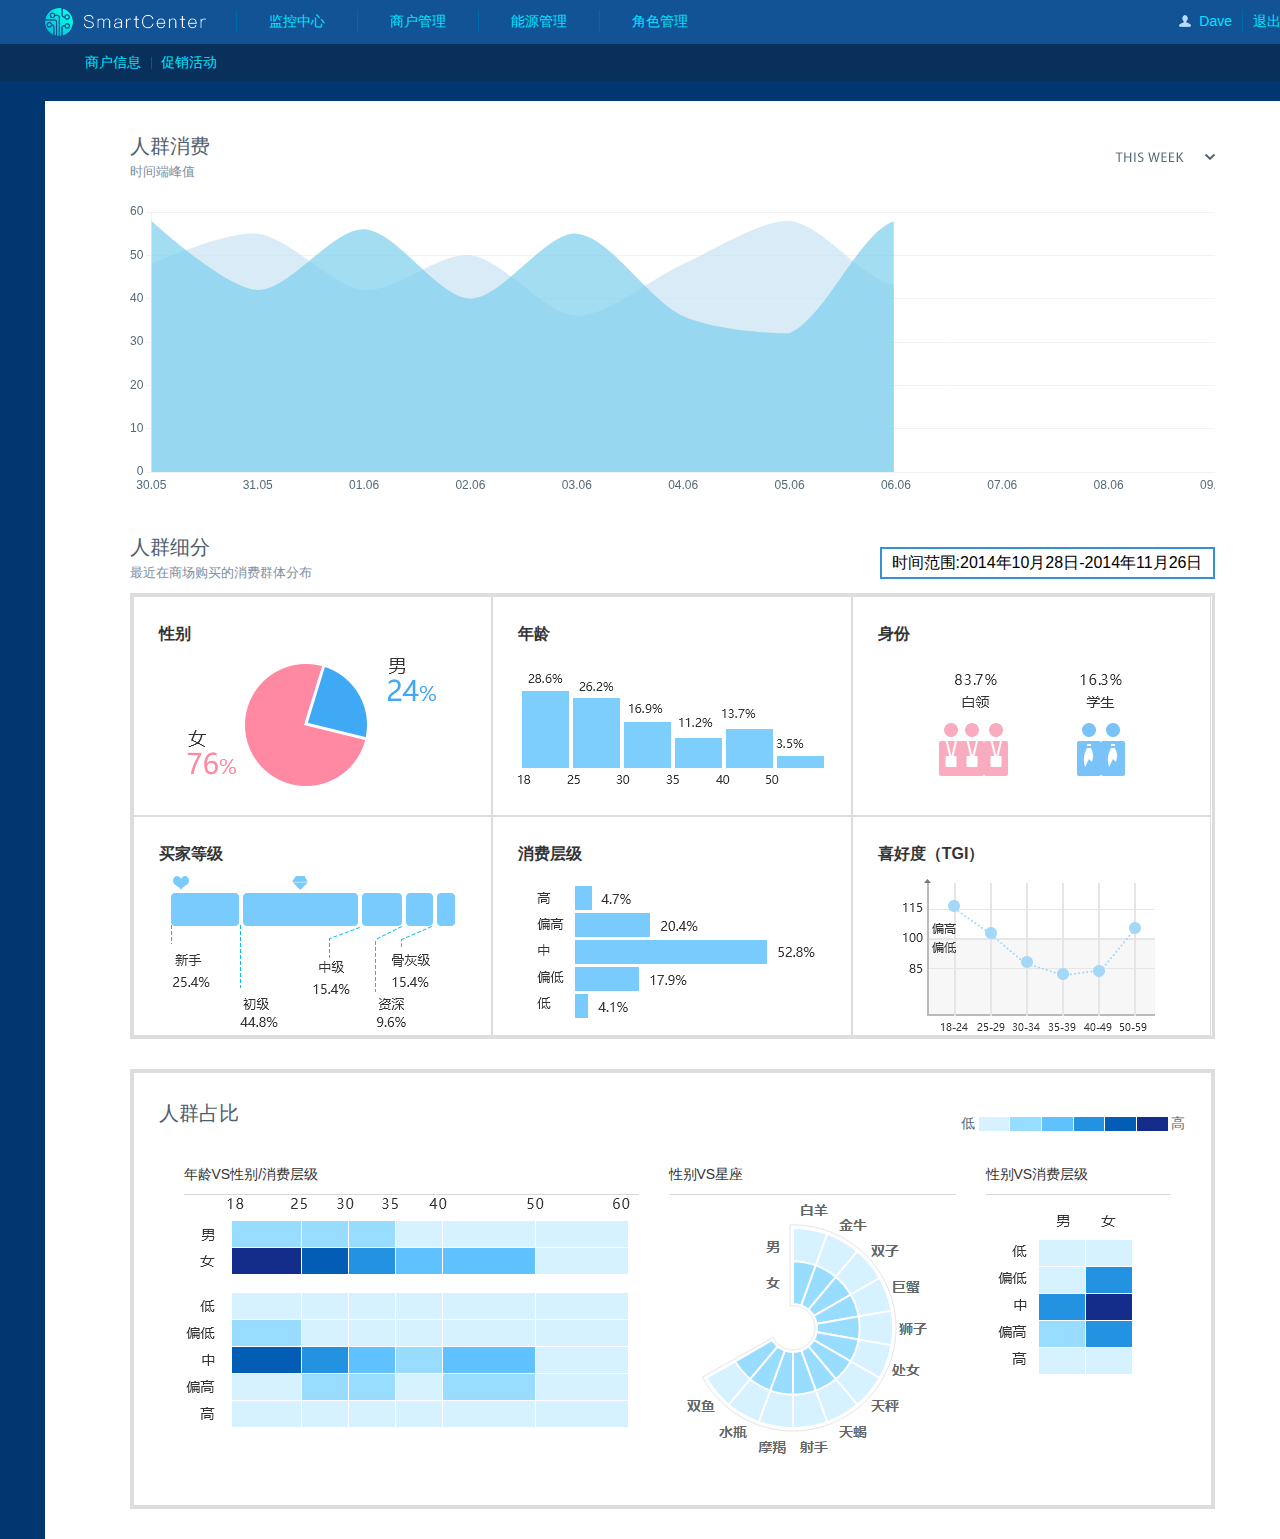
<file: bmchart.html>
<!DOCTYPE html>
<html>
<head lang="zh-cn">
    <meta charset="UTF-8">
    <title>lkf-SmartCenter</title>
    <link rel="stylesheet" type="text/css" href="static/css/main.css">
    <link rel="stylesheet" type="text/css" href="static/css/style.css">
</head>
<body>
<header class="haeder clearfix">
    <a href="index.html" class="haeder-h1"></a>
    <ul class="header-nav">
        <li><a href="supervisionCenter.html">监控中心</a></li>
        <li><a href="bmchart.html">商户管理</a></li>
        <li><a href="javascript:;">能源管理</a></li>
        <li><a href="systemManage.html">角色管理</a></li>
    </ul>
    <div class="header-user">
        <a href="javascript:;" class="ic-user">Dave</a>
        <a href="javascript:;">退出</a>
    </div>
</header>
<div class="manage-title">
  <ul id="manage-title" class="wrap manage-wrap clearfix">    
      <li class="manage-item pull-left first ml-30"><a class="manage-item-content" href="businessManage.html">商户信息</a></li>
      <li class="manage-item pull-left"><a class="manage-item-content" href="businessManage.html#hd">促销活动</a></li>
  </ul>
</div>
<section class="wrap manage-wrap">
    <div class="bmchart">
        <div class="bmchart-title clearfix">
            <div class="pull-right"><img src="static/images/week.png"></div>
            <h2>人群消费</h2>
            <span>时间端峰值</span>
        </div>
        <div class="bmchart-1" id="bmchart-1"></div>

        <div class="bmchart-title clearfix mt-10">
            <div class="pull-right bmchart-tm">时间范围:2014年10月28日-2014年11月26日</div>
            <h2>人群细分</h2>
            <span>最近在商场购买的消费群体分布</span>
        </div>
        <ul class="bmchart-2 clearfix mt-10">
            <li>
                <h3>性别</h3>
                <img src="static/images/temp/bmchart-01.png"/>
            </li>
            <li>
                <h3>年龄</h3>
                <img src="static/images/temp/bmchart-02.png"/>
            </li>
            <li>
                <h3>身份</h3>
                <img src="static/images/temp/bmchart-03.png"/>
            </li>
            <li>
                <h3>买家等级</h3>
                <img src="static/images/temp/bmchart-04.png"/>
            </li>
            <li>
                <h3>消费层级</h3>
                <img src="static/images/temp/bmchart-05.png"/>
            </li>
            <li>
                <h3>喜好度（TGI）</h3>
                <img src="static/images/temp/bmchart-06.png"/>
            </li>
        </ul>


        <div class="bmchart-2 bmchart-3 clearfix mt-30">
            <div class="bmchart-title clearfix">
                <div class="pull-right">低 <img src="static/images/temp/bmchart-07.png" class="vam"/> 高</div>
                <h2>人群占比</h2>
            </div>
            <ul class="bmchart-3-ul clearfix">
                <li class="bmchart-3-1">
                    <h4>年龄VS性别/消费层级</h4>
                    <img src="static/images/temp/bmchart-10.png"/>
                </li>
                <li class="bmchart-3-2">
                    <h4>性别VS星座</h4>
                    <img src="static/images/temp/bmchart-08.png"/>
                </li>
                <li class="bmchart-3-3">
                    <h4>性别VS消费层级</h4>
                    <img src="static/images/temp/bmchart-09.png"/>
                </li>
            </ul>
        </div>
    </div>

</section>
<!--dialog-->
<div class="mask" id="dl-mask"></div>
<div class="dialog dl-event" id="dl-dl">
    <h3 class="dl-title"><i class="dl-ic ic-add-user"></i>添加商户名单</h3>
    <a class="dl-close" href="javascript:;"></a>
    <div class="dl-content au-content">
      <div class="mb-20">
          <span class="add-user-item">商户名称</span>
          <input class="add-user-inp mr-15" type="text" name="">
          <span class="add-user-item">联系方式</span>
          <input class="add-user-inp mr-15" type="text" name="">       
      </div>
      <div class="mb-20">
          <span class="add-user-item">负责人</span>
          <input class="add-user-inp mr-15" type="text" name="">
          <span class="add-user-item">行业类别</span>
          <select id="sel-industry" class="mr-15 sel-industry">
              <option value="0">服饰</option>
              <option value="12">金融</option>
              <option value="14">互联网</option>
              <option value="16">制造业</option>
          </select>        
      </div>
      <div>
          <span class="add-user-item">具体地址</span>
          <input type="text" class="add-user-form-area"/>
      </div>
    </div>
    <div class="dl-foote add-user-footer">
        <a href="javascript:;" class="btn btn-add-uer"></a>
    </div>
</div>
<script src="static/lib/jquery-3.2.1.min.js"></script>
<script src="static/js/common/jquery.dropselect.js"></script>
<script src="static/lib/echarts.min.js"></script>
<script>
var main = {
    init: function(){
        main.chartInit();
        main.uiBind();
    },
    uiBind: function(){

    },
    chartInit: function(){
        echarts.init($('#bmchart-1')[0]).setOption({
            textStyle: {
                color: '#546a79',
                fontSize: '12px'
            },
            grid: {
                show: true,
                left: 0,
                right: 0,
                bottom: '30px',
                top: '30px',
                borderWidth: 1,
                borderColor: '#ffffff',
                containLabel: true
            },
            xAxis: {
                type: 'category',
                data: ['30.05','31.05','01.06','02.06','03.06','04.06','05.06','06.06','07.06','08.06','09.06'],
                boundaryGap: false,
                splitLine: {
                    show: false,
                    interval: 'auto',
                    lineStyle: {
                        color: ['#f1f2f3']
                    }
                },
                axisTick: {
                    show: false
                },
                axisLine: {
                    show: false,
                    lineStyle: {color: '#f1f2f3'}//609ee9
                }
            },
            yAxis: {
                type: 'value',
                splitLine: {
                    lineStyle: {color: ['#f1f2f3']}
                },
                axisLine: {
                    lineStyle: {color: '#f1f2f3'}
                }
            },
            series: [{
                name: '峰值',
                type: 'line',
                smooth: true,
                showSymbol: false,
                symbol: 'circle',
                symbolSize: 6,
                lineStyle: {
                    normal: {color: '#c8e3f3', width:0}
                },
                areaStyle: {normal: {color: '#c8e3f3'}},
                data: ['48', '55', '42', '50', '36', '48', '58', '43', '50', '46', '38'],
                itemStyle: {
                    normal: {color: '#2751a3'}
                }
            }, {
                name: '峰值',
                type: 'line',
                smooth: true,
                showSymbol: false,
                symbol: 'circle',
                symbolSize: 6,
                data: ['58', '42', '56', '40', '55', '36', '32', '58', '45', '55', '58'],
                areaStyle: {
                    normal: {color: '#7aceeb'}
                },
                itemStyle: {
                    normal: {color: '#0e327f'}
                },
                lineStyle: {
                    normal: {color: '#7aceeb', width: 0}
                }
            }]
        });
    }
};

$(function(){
    main.init();
});
</script>
</body>
</html>
</file>
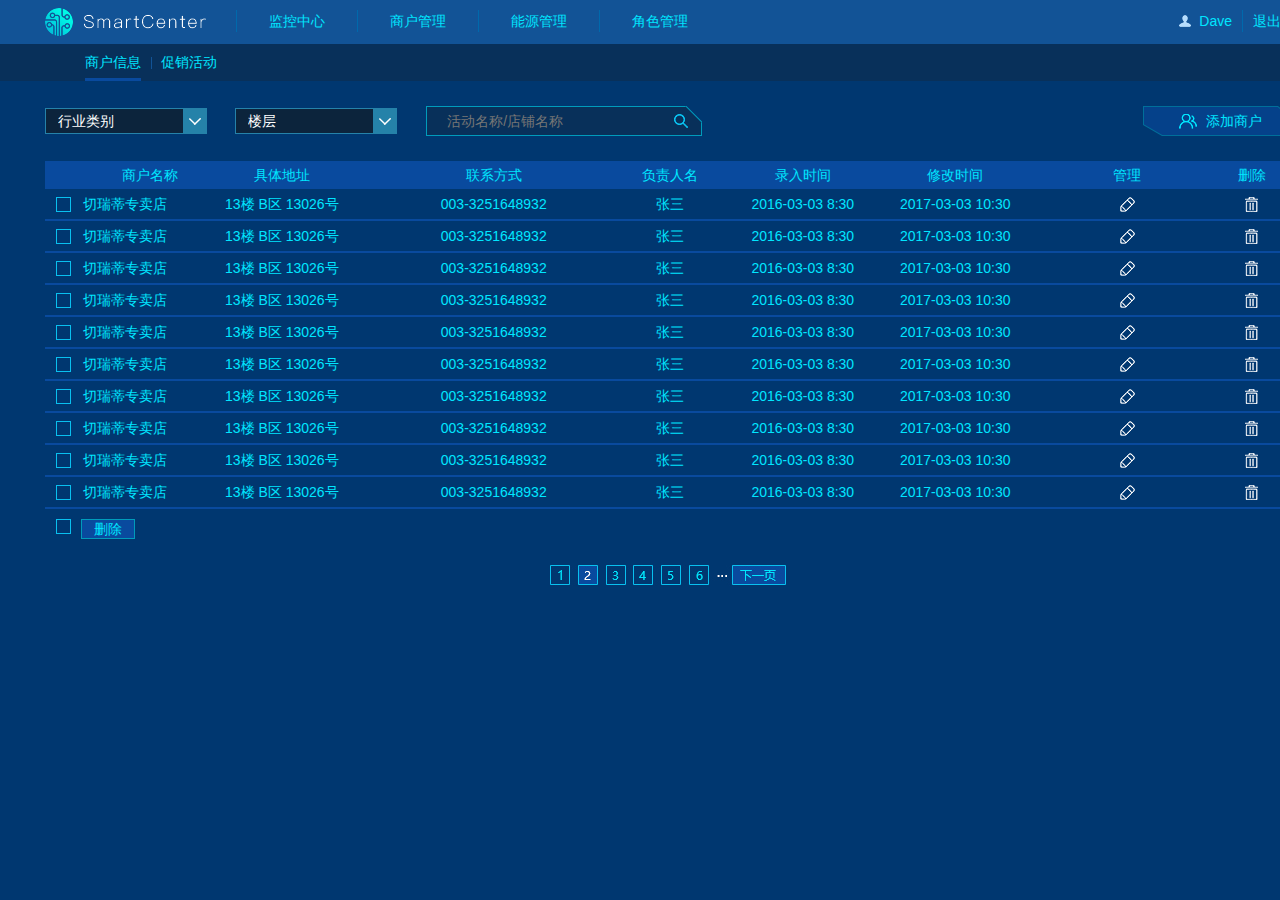
<file: businessManage.html>
<!DOCTYPE html>
<html>
<head lang="zh-cn">
    <meta charset="UTF-8">
    <title>lkf-SmartCenter</title>
    <link rel="stylesheet" type="text/css" href="static/css/main.css">
    <link rel="stylesheet" type="text/css" href="static/css/style.css">
</head>
<body>
<header class="haeder clearfix">
    <a href="index.html" class="haeder-h1"></a>
    <ul class="header-nav">
        <li><a href="supervisionCenter.html">监控中心</a></li>
        <li><a href="bmchart.html">商户管理</a></li>
        <li><a href="javascript:;">能源管理</a></li>
        <li><a href="systemManage.html">角色管理</a></li>
    </ul>
    <div class="header-user">
        <a href="javascript:;" class="ic-user">Dave</a>
        <a href="javascript:;">退出</a>
    </div>
</header>
<div class="manage-title">
  <ul id="manage-title" class="wrap manage-wrap clearfix">    
      <li class="manage-item pull-left first ml-30"><span class="manage-item-content">商户信息</span></li>
      <li class="manage-item pull-left"><span class="manage-item-content">促销活动</span></li>    
  </ul>
</div>
<section class="wrap manage-wrap">
    <div class="manage-content pt-25 clearfix">
        <select id="industry" class="mana-industry">
            <option value="">行业类别</option>
            <option value="1">金融</option>
            <option value="1">建筑</option>
            <option value="1">互联网</option>
            <option value="1">教育</option>
        </select>
        <select id="floor" class="mana-floor">
            <option value="">楼层</option>
            <option value="1">1</option>
            <option value="1">2</option>
            <option value="1">3</option>
            <option value="1">4</option>
            <option value="1">5</option>
        </select>
        <span class="mana-search-warpper vam"><input class="mana-search" type="text" name="" placeholder="活动名称/店铺名称"></span>
        <a id="mana-add-user-btn" class="mana-add-user-btn pull-right" href="javascript:;">添加商户</a>
    </div>
    <table id="busi-mana-user-table" class="busi-mana-table" style="display:none;">
      <thead>
        <th class="user-column-1" colspan="2">商户名称</th>
        <th class="user-column-2">具体地址</th>
        <th class="user-column-3">联系方式</th>
        <th class="user-column-4">负责人名</th>
        <th class="user-column-5">录入时间</th>
        <th class="user-column-6">修改时间</th>
        <th class="user-column-7">管理</th>
        <th class="user-column-8">删除</th>
      </thead>
      <tbody>
        <tr class="user-row">
          <td class="user-column-1"><i class="ic-select"></i></td>
          <td class="user-column-2">切瑞蒂专卖店</td>
          <td class="user-column-3">13楼 B区   13026号</td>
          <td class="user-column-4">003-3251648932</td>
          <td class="user-column-5">张三</td>
          <td class="user-column-6"> 2016-03-03  8:30</td>
          <td class="user-column-7">2017-03-03  10:30</td>
          <td class="user-column-8"><i class="ic-manage"></i></td>
          <td class="user-column-9"><i class="ic-delete"></i></td>          
        </tr>
        <tr class="user-row">
          <td class="user-column-1"><i class="ic-select"></i></td>
          <td class="user-column-2">切瑞蒂专卖店</td>
          <td class="user-column-3">13楼 B区   13026号</td>
          <td class="user-column-4">003-3251648932</td>
          <td class="user-column-5">张三</td>
          <td class="user-column-6"> 2016-03-03  8:30</td>
          <td class="user-column-7">2017-03-03  10:30</td>
          <td class="user-column-8"><i class="ic-manage"></i></td>
          <td class="user-column-9"><i class="ic-delete"></i></td>        
        </tr>
        <tr class="user-row">
          <td class="user-column-1"><i class="ic-select"></i></td>
          <td class="user-column-2">切瑞蒂专卖店</td>
          <td class="user-column-3">13楼 B区   13026号</td>
          <td class="user-column-4">003-3251648932</td>
          <td class="user-column-5">张三</td>
          <td class="user-column-6"> 2016-03-03  8:30</td>
          <td class="user-column-7">2017-03-03  10:30</td>
          <td class="user-column-8"><i class="ic-manage"></i></td>
          <td class="user-column-9"><i class="ic-delete"></i></td>           
        </tr>
        <tr class="user-row">
          <td class="user-column-1"><i class="ic-select"></i></td>
          <td class="user-column-2">切瑞蒂专卖店</td>
          <td class="user-column-3">13楼 B区   13026号</td>
          <td class="user-column-4">003-3251648932</td>
          <td class="user-column-5">张三</td>
          <td class="user-column-6"> 2016-03-03  8:30</td>
          <td class="user-column-7">2017-03-03  10:30</td>
          <td class="user-column-8"><i class="ic-manage"></i></td>
          <td class="user-column-9"><i class="ic-delete"></i></td>           
        </tr>
        <tr class="user-row">
          <td class="user-column-1"><i class="ic-select"></i></td>
          <td class="user-column-2">切瑞蒂专卖店</td>
          <td class="user-column-3">13楼 B区   13026号</td>
          <td class="user-column-4">003-3251648932</td>
          <td class="user-column-5">张三</td>
          <td class="user-column-6"> 2016-03-03  8:30</td>
          <td class="user-column-7">2017-03-03  10:30</td>
          <td class="user-column-8"><i class="ic-manage"></i></td>
          <td class="user-column-9"><i class="ic-delete"></i></td>     
        </tr>
        <tr class="user-row">
          <td class="user-column-1"><i class="ic-select"></i></td>
          <td class="user-column-2">切瑞蒂专卖店</td>
          <td class="user-column-3">13楼 B区   13026号</td>
          <td class="user-column-4">003-3251648932</td>
          <td class="user-column-5">张三</td>
          <td class="user-column-6"> 2016-03-03  8:30</td>
          <td class="user-column-7">2017-03-03  10:30</td>
          <td class="user-column-8"><i class="ic-manage"></i></td>
          <td class="user-column-9"><i class="ic-delete"></i></td>           
        </tr>
        <tr class="user-row">
          <td class="user-column-1"><i class="ic-select"></i></td>
          <td class="user-column-2">切瑞蒂专卖店</td>
          <td class="user-column-3">13楼 B区   13026号</td>
          <td class="user-column-4">003-3251648932</td>
          <td class="user-column-5">张三</td>
          <td class="user-column-6"> 2016-03-03  8:30</td>
          <td class="user-column-7">2017-03-03  10:30</td>
          <td class="user-column-8"><i class="ic-manage"></i></td>
          <td class="user-column-9"><i class="ic-delete"></i></td>         
        </tr>
        <tr class="user-row">
          <td class="user-column-1"><i class="ic-select"></i></td>
          <td class="user-column-2">切瑞蒂专卖店</td>
          <td class="user-column-3">13楼 B区   13026号</td>
          <td class="user-column-4">003-3251648932</td>
          <td class="user-column-5">张三</td>
          <td class="user-column-6"> 2016-03-03  8:30</td>
          <td class="user-column-7">2017-03-03  10:30</td>
          <td class="user-column-8"><i class="ic-manage"></i></td>
          <td class="user-column-9"><i class="ic-delete"></i></td>          
        </tr>
        <tr class="user-row">
          <td class="user-column-1"><i class="ic-select"></i></td>
          <td class="user-column-2">切瑞蒂专卖店</td>
          <td class="user-column-3">13楼 B区   13026号</td>
          <td class="user-column-4">003-3251648932</td>
          <td class="user-column-5">张三</td>
          <td class="user-column-6"> 2016-03-03  8:30</td>
          <td class="user-column-7">2017-03-03  10:30</td>
          <td class="user-column-8"><i class="ic-manage"></i></td>
          <td class="user-column-9"><i class="ic-delete"></i></td>            
        </tr>
        <tr class="user-row">
          <td class="user-column-1"><i class="ic-select"></i></td>
          <td class="user-column-2">切瑞蒂专卖店</td>
          <td class="user-column-3">13楼 B区   13026号</td>
          <td class="user-column-4">003-3251648932</td>
          <td class="user-column-5">张三</td>
          <td class="user-column-6"> 2016-03-03  8:30</td>
          <td class="user-column-7">2017-03-03  10:30</td>
          <td class="user-column-8"><i class="ic-manage"></i></td>
          <td class="user-column-9"><i class="ic-delete"></i></td>           
        </tr>
        <tr class="user-row-select-all"><td class="user-column-1"><i id="ic-select-all" class="ic-select-all ic-select mt-10"></i></td><td class="user-column-2"><a class="user-delete-btn mt-10 ml-10" href="javascript:;">删除</a></td></tr>
      </tbody>
    </table>
    <table id="busi-mana-activity-table" class="busi-mana-table" style="display:none;">
      <thead>
        <th class="activity-column-1">产品图</th>
        <th class="activity-column-2">活动名称</th>
        <th class="activity-column-3">活动内容</th>
        <th class="activity-column-4">举办商户</th>
        <th class="activity-column-5">活动时间</th>
        <th class="activity-column-6">审核状态</th>
        <th class="activity-column-7">活动状态</th>
        <th class="activity-column-8">操作</th>
      </thead>
      <tbody>
        <tr class="empty-row"><td></td><td></td><td></td><td></td><td></td><td></td><td></td><td></td></tr>
        <tr class="activity-row">
          <td class="activity-column-1"><img src="static/images/supervision-1.jpg"></td>
          <td class="activity-column-2">积分大转盘</br>好礼兑换活动</td>
          <td class="activity-column-3">喜迎问道十一周年来袭,特在门店开启积分大转盘活动!签到积分累计多了的小伙伴欢迎来参加哦</td>
          <td class="activity-column-4">艾莉莎专卖店铺</td>
          <td class="activity-column-5"> 3月29日00:00</br>~</br>4月9日 23:59</td>
          <td class="activity-column-6">未审核</td>
          <td class="activity-column-7">上线</td>
          <td class="activity-column-8"><i class="ic-modify"></i><ul class="modify-list"><li class="modify-item">通过审核</li><li class="modify-item">未通过</li><li class="modify-item">下线</li><li class="modify-item">上线</li><li class="modify-item">删除</li></ul></td>          
        </tr>
        <tr class="empty-row odd"><td></td><td></td><td></td><td></td><td></td><td></td><td></td><td></td></tr>
        <tr class="empty-row"><td></td><td></td><td></td><td></td><td></td><td></td><td></td><td></td></tr>
        <tr class="activity-row">
          <td class="activity-column-1"><img src="static/images/supervision-1.jpg"></td>
          <td class="activity-column-2">积分大转盘</br>好礼兑换活动</td>
          <td class="activity-column-3">喜迎问道十一周年来袭,特在门店开启积分大转盘活动!签到积分累计多了的小伙伴欢迎来参加哦</td>
          <td class="activity-column-4">艾莉莎专卖店铺</td>
          <td class="activity-column-5"> 3月29日00:00</br>~</br>4月9日 23:59</td>
          <td class="activity-column-6">未审核</td>
          <td class="activity-column-7">上线</td>
          <td class="activity-column-8"><i class="ic-modify"></i><ul class="modify-list"><li class="modify-item">通过审核</li><li class="modify-item">未通过</li><li class="modify-item">下线</li><li class="modify-item">上线</li><li class="modify-item">删除</li></ul></td>          
        </tr>
        <tr class="empty-row odd"><td></td><td></td><td></td><td></td><td></td><td></td><td></td><td></td></tr>
        <tr class="empty-row"><td></td><td></td><td></td><td></td><td></td><td></td><td></td><td></td></tr>
        <tr class="activity-row">
          <td class="activity-column-1"><img src="static/images/supervision-1.jpg"></td>
          <td class="activity-column-2">积分大转盘</br>好礼兑换活动</td>
          <td class="activity-column-3">喜迎问道十一周年来袭,特在门店开启积分大转盘活动!签到积分累计多了的小伙伴欢迎来参加哦</td>
          <td class="activity-column-4">艾莉莎专卖店铺</td>
          <td class="activity-column-5"> 3月29日00:00</br>~</br>4月9日 23:59</td>
          <td class="activity-column-6">未审核</td>
          <td class="activity-column-7">上线</td>
          <td class="activity-column-8"><i class="ic-modify"></i><ul class="modify-list"><li class="modify-item">通过审核</li><li class="modify-item">未通过</li><li class="modify-item">下线</li><li class="modify-item">上线</li><li class="modify-item">删除</li></ul></td>          
        </tr>
        <tr class="empty-row odd"><td></td><td></td><td></td><td></td><td></td><td></td><td></td><td></td></tr>
        <tr class="empty-row"><td></td><td></td><td></td><td></td><td></td><td></td><td></td><td></td></tr>
        <tr class="activity-row">
          <td class="activity-column-1"><img src="static/images/supervision-1.jpg"></td>
          <td class="activity-column-2">积分大转盘</br>好礼兑换活动</td>
          <td class="activity-column-3">喜迎问道十一周年来袭,特在门店开启积分大转盘活动!签到积分累计多了的小伙伴欢迎来参加哦</td>
          <td class="activity-column-4">艾莉莎专卖店铺</td>
          <td class="activity-column-5"> 3月29日00:00</br>~</br>4月9日 23:59</td>
          <td class="activity-column-6">未审核</td>
          <td class="activity-column-7">上线</td>
          <td class="activity-column-8"><i class="ic-modify"></i><ul class="modify-list"><li class="modify-item">通过审核</li><li class="modify-item">未通过</li><li class="modify-item">下线</li><li class="modify-item">上线</li><li class="modify-item">删除</li></ul></td>          
        </tr>
        <tr class="empty-row odd"><td></td><td></td><td></td><td></td><td></td><td></td><td></td><td></td></tr>
        <tr class="empty-row"><td></td><td></td><td></td><td></td><td></td><td></td><td></td><td></td></tr>
        <tr class="activity-row">
          <td class="activity-column-1"><img src="static/images/supervision-1.jpg"></td>
          <td class="activity-column-2">积分大转盘</br>好礼兑换活动</td>
          <td class="activity-column-3">喜迎问道十一周年来袭,特在门店开启积分大转盘活动!签到积分累计多了的小伙伴欢迎来参加哦</td>
          <td class="activity-column-4">艾莉莎专卖店铺</td>
          <td class="activity-column-5"> 3月29日00:00</br>~</br>4月9日 23:59</td>
          <td class="activity-column-6">未审核</td>
          <td class="activity-column-7">上线</td>
          <td class="activity-column-8"><i class="ic-modify"></i><ul class="modify-list"><li class="modify-item">通过审核</li><li class="modify-item">未通过</li><li class="modify-item">下线</li><li class="modify-item">上线</li><li class="modify-item">删除</li></ul></td>          
        </tr>
        <tr class="empty-row odd"><td></td><td></td><td></td><td></td><td></td><td></td><td></td><td></td></tr>
      </tbody>
    </table>
    <div class="page"></div>
</section>
<!--dialog-->
<div class="mask" id="dl-mask"></div>
<div class="dialog dl-event" id="dl-dl">
    <h3 class="dl-title"><i class="dl-ic ic-add-user"></i>添加商户名单</h3>
    <a class="dl-close" href="javascript:main.dialogClose($('#dl-dl'));"></a>
    <div class="dl-content au-content">
      <div class="mb-20">
          <span class="add-user-item">商户名称</span>
          <input class="add-user-inp mr-15" type="text" name="">
          <span class="add-user-item">联系方式</span>
          <input class="add-user-inp mr-15" type="text" name="">       
      </div>
      <div class="mb-20">
          <span class="add-user-item">负责人</span>
          <input class="add-user-inp mr-15" type="text" name="">
          <span class="add-user-item">行业类别</span>
          <select id="sel-industry" class="mr-15 sel-industry">
              <option value="0">服饰</option>
              <option value="12">金融</option>
              <option value="14">互联网</option>
              <option value="16">制造业</option>
          </select>        
      </div>
      <div>
          <span class="add-user-item">具体地址</span>
          <input type="text" class="add-user-form-area"/>
      </div>
    </div>
    <div class="dl-foote add-user-footer">
        <a href="javascript:main.dialogClose($('#dl-dl'));" class="btn btn-add-uer"></a>
    </div>
</div>
<script src="static/lib/jquery-3.2.1.min.js"></script>
<script src="static/js/common/jquery.dropselect.js"></script>
<script>
var main = {
    init: function(){
        if(location.hash){
            main.tabs(1, $("li.manage-item").eq(1));
        }else{
            main.tabs(0, $("li.manage-item").eq(0));
        }
        main.uiBind();
    },
    dialog: function($t){
        $('#dl-mask').show();
        $t.show();
    },
    dialogClose: function($t){
        $('#dl-mask').hide();
        $t.hide();
    },
    uiBind: function(){
        $('#industry, #floor').dropselect({
          width : 125,
          panelwidth : 188
        }); 
        $("#busi-mana-activity-table .ic-modify").click(function(){
          $(this).next(".modify-list").show();
        });
        $("#busi-mana-activity-table .modify-list").click(function(){
          $(this).hide();
        });
        var $tables = $(".busi-mana-table")
        $("li.manage-item").each(function(index){
          $(this).click(function(){
              main.tabs(index, $(this));
          })
        });
        $(".ic-select").not(".ic-select-all").click(function(){
            $(this).toggleClass("active");
        });
        $("#ic-select-all").click(function(){
            main.isSelectAll($(this),$("#busi-mana-user-table .ic-select"))
        });
        $("#mana-add-user-btn").click(function(){
            main.dialog($('#dl-dl'));
        });
        $('#sel-industry').dropselect({
          panelwidth : 160, width: 123
        });
    },
    tabs: function(index, $t){
        if(index === 0){
            $("#mana-add-user-btn").show();
        }else{
            $("#mana-add-user-btn").hide();
        }
        $t.addClass("active").siblings().removeClass("active");
        $(".busi-mana-table").hide().eq(index).show();
    },
    isSelectAll : function($obj , $isSelect){
        $obj.toggleClass("active");
        if($obj.hasClass("active")){
          $isSelect.addClass("active");
        }else{
          $isSelect.removeClass("active");
        }   
    }
};

$(function(){
    main.init();
});
</script>
</body>
</html>
</file>
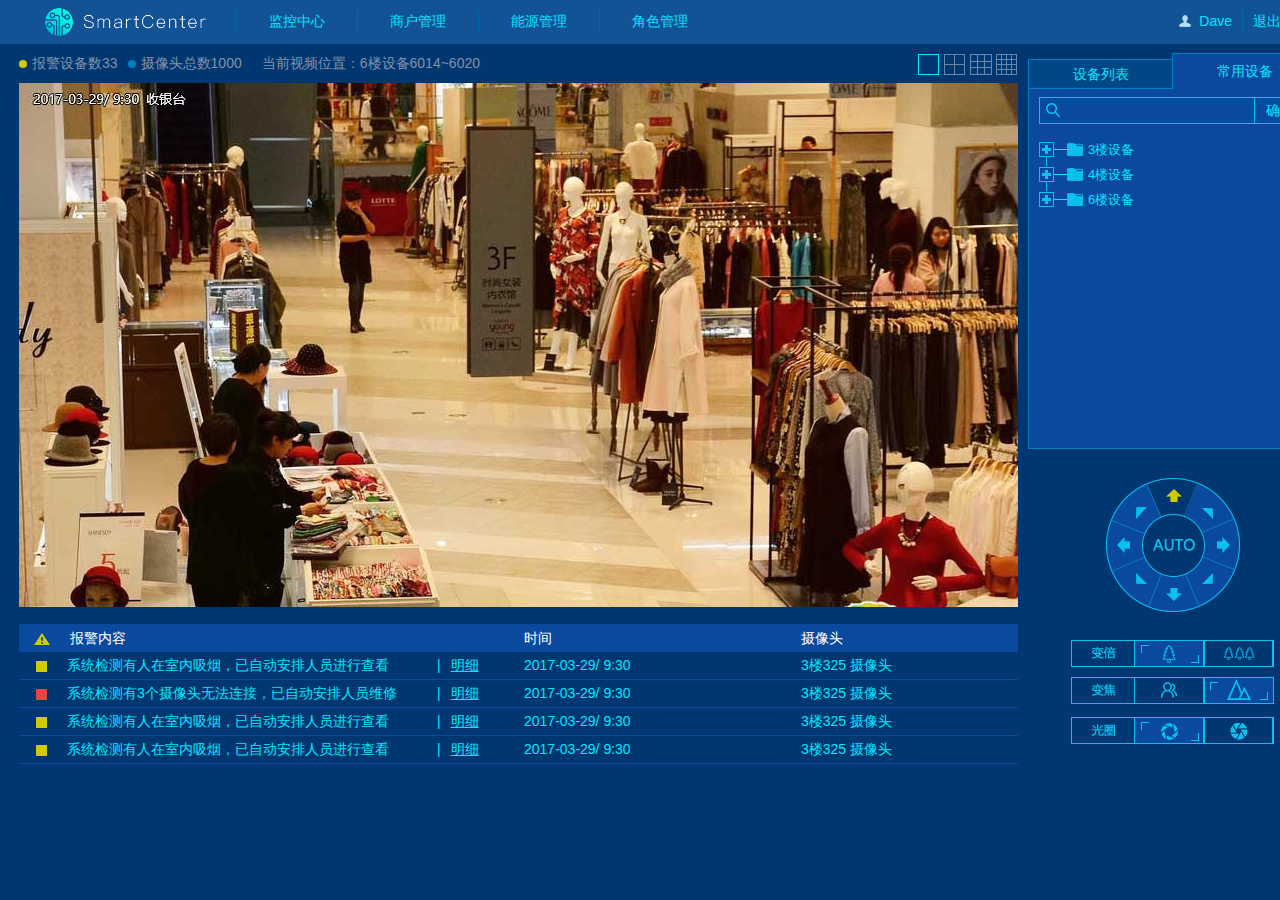
<file: supervisionCenter.html>
<!DOCTYPE html>
<html>
<head lang="zh-cn">
    <meta charset="UTF-8">
    <title>lkf-SmartCenter</title>
    <link rel="stylesheet" type="text/css" href="static/css/main.css">
    <link rel="stylesheet" type="text/css" href="static/css/style.css">
</head>
<body>
<header class="haeder clearfix">
    <a href="index.html" class="haeder-h1"></a>
    <ul class="header-nav">
        <li><a href="supervisionCenter.html">监控中心</a></li>
        <li><a href="bmchart.html">商户管理</a></li>
        <li><a href="javascript:;">能源管理</a></li>
        <li><a href="systemManage.html">角色管理</a></li>
    </ul>
    <div class="header-user">
        <a href="javascript:;" class="ic-user">Dave</a>
        <a href="javascript:;">退出</a>
    </div>
</header>
<section class="wrap supervision-wrap">
    <div class="clearfix">
    	<div class="supervision-left pull-left">
    		<p class="supervision-count">
    			<i class="ic-device-num mr-5"></i><span class="mr-10">报警设备数33</span><i class="ic-camera-num mr-5"></i><span class="mr-20">摄像头总数1000</span><span class="mr-20">当前视频位置：6楼设备6014~6020</span>
    			<span id="select-option" class="pull-right">
    				<i class="ic-one active"></i>
    				<i class="ic-two"></i>
    				<i class="ic-three"></i>
    				<i class="ic-four"></i>
    			</span>
    		</p>
    		<div id="img-wrapper" class="img-wrapper">
    			<div class="img-inner-wrapper img-one">
    				<img src="static/images/supervision-1.jpg">
    			</div>
    			<div class="img-inner-wrapper img-two" style="display:none;"> 
	    			<img src="static/images/supervision-1.jpg">
	    			<img src="static/images/supervision-1.jpg" class="last">
	    			<img src="static/images/supervision-1.jpg">
	    			<img src="static/images/supervision-1.jpg" class="last">
    			</div>  
    			<div class="img-inner-wrapper img-three" style="display:none;"> 
	    			<img src="static/images/supervision-1.jpg">
	    			<img src="static/images/supervision-1.jpg">
	    			<img src="static/images/supervision-1.jpg" class="last">
	    			<img src="static/images/supervision-1.jpg">
	    			<img src="static/images/supervision-1.jpg">
	    			<img src="static/images/supervision-1.jpg" class="last">
	    			<img src="static/images/supervision-1.jpg">
	    			<img src="static/images/supervision-1.jpg">
	    			<img src="static/images/supervision-1.jpg" class="last">
    			</div>
    			<div class="img-inner-wrapper img-four" style="display:none;">
	    			<img src="static/images/supervision-1.jpg">
	    			<img src="static/images/supervision-1.jpg">
	    			<img src="static/images/supervision-1.jpg">
	    			<img src="static/images/supervision-1.jpg" class="last">
	    			<img src="static/images/supervision-1.jpg">
	    			<img src="static/images/supervision-1.jpg">
	    			<img src="static/images/supervision-1.jpg">
	    			<img src="static/images/supervision-1.jpg" class="last">
	    			<img src="static/images/supervision-1.jpg">
	    			<img src="static/images/supervision-1.jpg">
	    			<img src="static/images/supervision-1.jpg">
	    			<img src="static/images/supervision-1.jpg" class="last">
	    			<img src="static/images/supervision-1.jpg">
	    			<img src="static/images/supervision-1.jpg">
	    			<img src="static/images/supervision-1.jpg">
	    			<img src="static/images/supervision-1.jpg" class="last">
    			</div>
    		</div>
   			<div class="alarm-table ui-scroll mt-10">
   				<div class="alarm-title clearfix">
   					<div class="culumn-1 pull-left"><i class="ic-alert mr-20"></i>报警内容</div>
   					<div class="culumn-2 pull-left">时间</div>
   					<div class="culumn-3 pull-left">摄像头</div>
   				</div> 
   				<div class="alarm-list">
   					<div class="culumn-1 pull-left"><i class="ic-yellow mr-20"></i><span class="alarm-list-content">系统检测有人在室内吸烟，已自动安排人员进行查看</span><span class="mr-10">|</span><a class="td-unl" href="javascript:;">明细</a></div>
   					<div class="culumn-2 pull-left">2017-03-29/ 9:30  </div>
   					<div class="culumn-3 pull-left">3楼325  摄像头</div>   					
   				</div>
    			<div class="alarm-list">
   					<div class="culumn-1 pull-left"><i class="ic-red mr-20"></i><span class="alarm-list-content">系统检测有3个摄像头无法连接，已自动安排人员维修</span><span class="mr-10">|</span><a class="td-unl" href="javascript:;">明细</a></div>
   					<div class="culumn-2 pull-left">2017-03-29/ 9:30  </div>
   					<div class="culumn-3 pull-left">3楼325  摄像头</div>   					
   				</div>
   				<div class="alarm-list">
   					<div class="culumn-1 pull-left"><i class="ic-yellow mr-20"></i><span class="alarm-list-content">系统检测有人在室内吸烟，已自动安排人员进行查看</span><span class="mr-10">|</span><a class="td-unl" href="javascript:;">明细</a></div>
   					<div class="culumn-2 pull-left">2017-03-29/ 9:30  </div>
   					<div class="culumn-3 pull-left">3楼325  摄像头</div>   					
   				</div>
   				<div class="alarm-list">
   					<div class="culumn-1 pull-left"><i class="ic-yellow mr-20"></i><span class="alarm-list-content">系统检测有人在室内吸烟，已自动安排人员进行查看</span><span class="mr-10">|</span><a class="td-unl" href="javascript:;">明细</a></div>
   					<div class="culumn-2 pull-left">2017-03-29/ 9:30  </div>
   					<div class="culumn-3 pull-left">3楼325  摄像头</div>   					
   				</div>
   				<div class="alarm-list">
   					<div class="culumn-1 pull-left"><i class="ic-yellow mr-20"></i><span class="alarm-list-content">系统检测有人在室内吸烟，已自动安排人员进行查看</span><span class="mr-10">|</span><a class="td-unl" href="javascript:;">明细</a></div>
   					<div class="culumn-2 pull-left">2017-03-29/ 9:30  </div>
   					<div class="culumn-3 pull-left">3楼325  摄像头</div>   					
   				</div>
   				<div class="alarm-list last">
   					<div class="culumn-1 pull-left"><i class="ic-yellow mr-20"></i><span class="alarm-list-content">系统检测有人在室内吸烟，已自动安排人员进行查看</span><span class="mr-10">|</span><a class="td-unl" href="javascript:;">明细</a></div>
   					<div class="culumn-2 pull-left">2017-03-29/ 9:30  </div>
   					<div class="culumn-3 pull-left">3楼325  摄像头</div>   					
   				</div>
   			</div>
    	</div>
    	<div class="supervision-right pull-left ml-10 mt-15">
    		<div class="device-list-wrapper">
    			<ul class="device-list-title clearfix">
    				<li class="device-list-title-item pull-left">设备列表</li>
    				<li class="device-list-title-item pull-left last active">常用设备</li>
    			</ul>
    			<div class="device-list-content p-10">
	    			<div class="mb-10">
	    				<input class="device-search-inp" type="text" name="">
	    				<a class="device-sure-btn" href="javascript:;">确定</a>
	    			</div>
    				<ul id="device-list" class="device-list ui-scroll mt-5">
    					<li class="device-list-item"><dl><dt class="device-list-item-title"><i class="ic-total"></i>—<i class="ic-camera-1 mr-5"></i><span class="vam">3楼设备</span></dt><div class="item-concrete-wrapper"><div class="device-list-item-concrete" style="display:none;"><dd><i class="ic-camera-2 mr-5"></i>3014~3030</dd><dd><i class="ic-camera-2 mr-5"></i>3014~3030</dd><dd><i class="ic-camera-2 mr-5"></i>3014~3030</dd><dd><i class="ic-camera-2 mr-5"></i>3014~3030</dd><dd><i class="ic-camera-2 mr-5"></i>3014~3030</dd><dd><i class="ic-camera-2 mr-5"></i>3014~3030</dd><dd><i class="ic-camera-2 mr-5"></i>3014~3030</dd><dd><i class="ic-camera-2 mr-5"></i>3014~3030</dd><dd><i class="ic-camera-2 mr-5"></i>3014~3030</dd><dd><i class="ic-camera-2 mr-5"></i>3014~3030</dd></div></div></dl></li>
    					<li class="device-list-item"><dl><dt class="device-list-item-title"><i class="ic-total"></i>—<i class="ic-camera-1 mr-5"></i><span class="vam">4楼设备</span></dt><div class="item-concrete-wrapper"><div class="device-list-item-concrete" style="display:none;"><dd><i class="ic-camera-2 mr-5"></i>4014~4030</dd><dd><i class="ic-camera-2 mr-5"></i>4014~4030</dd><dd><i class="ic-camera-2 mr-5"></i>4014~4030</dd><dd><i class="ic-camera-2 mr-5"></i>4014~4030</dd><dd><i class="ic-camera-2 mr-5"></i>4014~4030</dd><dd><i class="ic-camera-2 mr-5"></i>4014~4030</dd><dd><i class="ic-camera-2 mr-5"></i>4014~4030</dd><dd><i class="ic-camera-2 mr-5"></i>4014~4030</dd><dd><i class="ic-camera-2 mr-5"></i>4014~4030</dd><dd><i class="ic-camera-2 mr-5"></i>4014~4030</dd></div></div></dl></li>
    					<li class="device-list-item"><dl><dt class="device-list-item-title"><i class="ic-total"></i>—<i class="ic-camera-1 mr-5"></i><span class="vam">6楼设备</span></dt><div class="item-concrete-wrapper last"><div class="device-list-item-concrete" style="display:none;"><dd><i class="ic-camera-2 mr-5"></i>6014~6030</dd><dd><i class="ic-camera-2 mr-5"></i>6014~6030</dd><dd><i class="ic-camera-2 mr-5"></i>6014~6030</dd><dd><i class="ic-camera-2 mr-5"></i>6014~6030</dd><dd><i class="ic-camera-2 mr-5"></i>6014~6030</dd><dd><i class="ic-camera-2 mr-5"></i>6014~6030</dd><dd><i class="ic-camera-2 mr-5"></i>6014~6030</dd><dd><i class="ic-camera-2 mr-5"></i>6014~6030</dd><dd><i class="ic-camera-2 mr-5"></i>6014~6030</dd><dd><i class="ic-camera-2 mr-5"></i>6014~6030</dd></div></div></dl></li>
    				</ul>  				
    			</div>
    		</div>
    		<img style="margin-left:43px;margin-top:28px;cursor:pointer;" src="static/images/audio.png">
    	</div>
    </div>
</section>

<script src="static/lib/jquery-3.2.1.min.js"></script>
<script src="static/js/common/jquery.dropselect.js"></script>
<script>
var main = {
    init: function(){
        main.uiBind();
    },
    dialog: function($t){
        $('#dl-mask').show();
        $t.show();
    },
    uiBind: function(){
        //$('#sel-bm, #sel-sj').dropselect();
        $("#select-option i").each(function(index){
        	$(this).off().click(function(){
	        	var $this = $(this) , $imgWrapper = $("#img-wrapper div.img-inner-wrapper");
	        	$this.addClass("active").siblings().removeClass("active");
	        	$imgWrapper.hide();
	        	$imgWrapper.eq(index).show();
       		});
        });
        $("#device-list .device-list-item-title").click(function(){
        	$(this).parents(".device-list-item").find(".device-list-item-concrete").toggle();
        });
        $(".device-list-title-item").click(function(){
          $(this).addClass("active").siblings().removeClass("active");
        });
        
    }
};

$(function(){
    main.init();
});
</script>
</body>
</html>
</file>
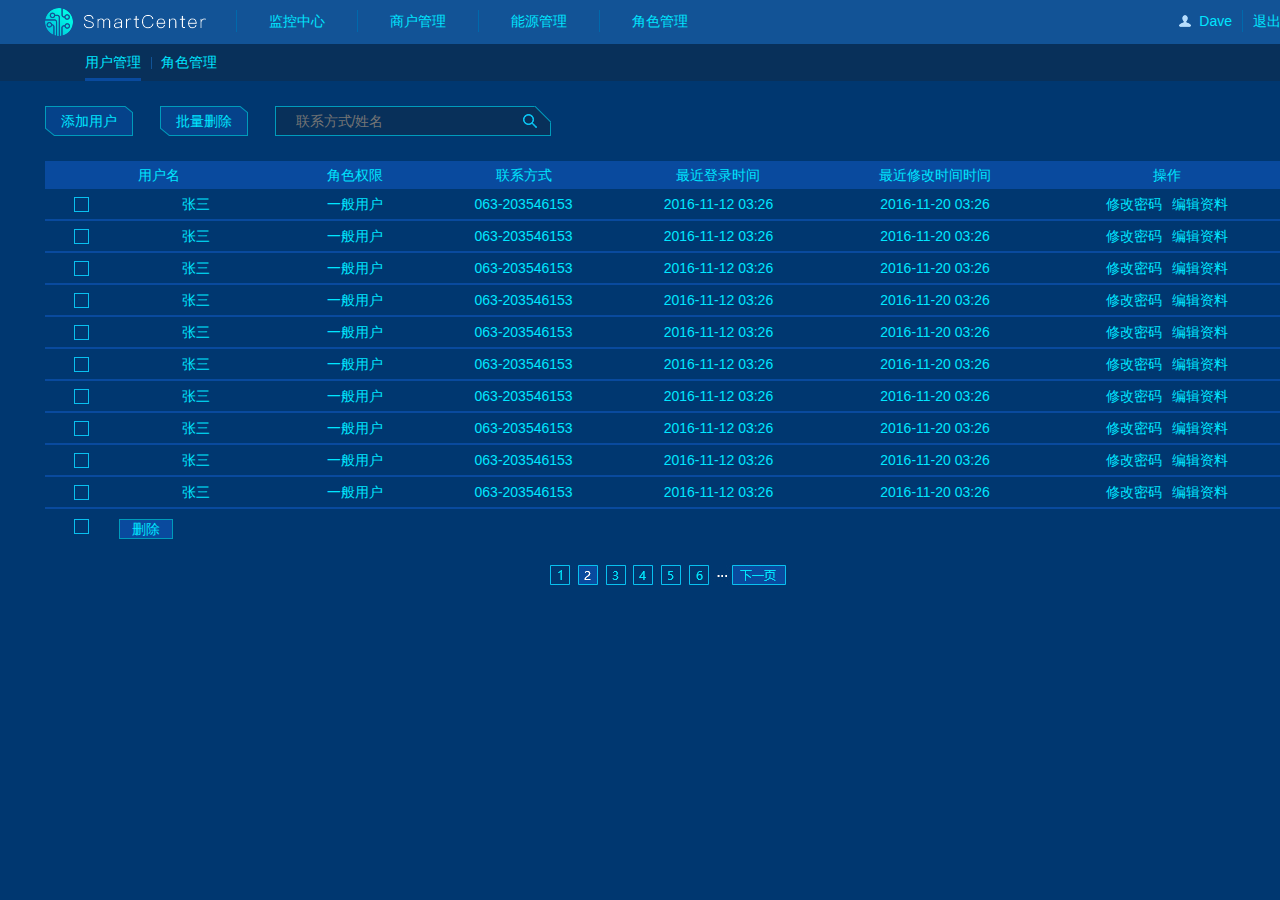
<file: systemManage.html>
<!DOCTYPE html>
<html>
<head lang="zh-cn">
    <meta charset="UTF-8">
    <title>lkf-SmartCenter</title>
    <link rel="stylesheet" type="text/css" href="static/css/main.css">
    <link rel="stylesheet" type="text/css" href="static/css/style.css">
</head>
<body>
<header class="haeder clearfix">
    <a href="index.html" class="haeder-h1"></a>
    <ul class="header-nav">
        <li><a href="supervisionCenter.html">监控中心</a></li>
        <li><a href="bmchart.html">商户管理</a></li>
        <li><a href="javascript:;">能源管理</a></li>
        <li><a href="systemManage.html">角色管理</a></li>
    </ul>
    <div class="header-user">
        <a href="javascript:;" class="ic-user">Dave</a>
        <a href="javascript:;">退出</a>
    </div>
</header>
<div class="manage-title">
  <ul id="manage-title" class="wrap manage-wrap clearfix">    
      <li class="manage-item pull-left first ml-30 active"><span class="manage-item-content">用户管理</span></li>
      <li class="manage-item pull-left"><span class="manage-item-content">角色管理</span></li>    
  </ul>
</div>
<section class="wrap manage-wrap">
    <div id="manage-content" class="manage-content pt-25 clearfix">
        <a id="system-add-user-btn" class="system-user-btn pull-left" href="javascript:;">添加用户</a>
        <a id="system-del-user-btn" class="system-user-btn pull-left" href="javascript:;">批量删除</a>
        <span class="mana-search-warpper vam"><input class="mana-search" type="text" name="" placeholder="联系方式/姓名"></span>
    </div>
    <table id="system-mana-user-table" class="system-mana-table">
      <thead>
        <th class="user-column-1" colspan="2">用户名</th>
        <th class="user-column-2">角色权限</th>
        <th class="user-column-3">联系方式</th>
        <th class="user-column-4">最近登录时间</th>
        <th class="user-column-5">最近修改时间时间</th>
        <th class="user-column-6">操作</th>
      </thead>
      <tbody>
        <tr class="user-row">
          <td class="user-column-1"><i class="ic-select"></i></td>
          <td class="user-column-2">张三</td>
          <td class="user-column-3">一般用户</td>
          <td class="user-column-4">063-203546153</td>
          <td class="user-column-5">2016-11-12    03:26</td>
          <td class="user-column-6">2016-11-20   03:26</td>
          <td class="user-column-7"><a class="mr-10" href="javascript:;">修改密码</a><a href="javascript:;">编辑资料</a></td>        
        </tr>
        <tr class="user-row">
          <td class="user-column-1"><i class="ic-select"></i></td>
          <td class="user-column-2">张三</td>
          <td class="user-column-3">一般用户</td>
          <td class="user-column-4">063-203546153</td>
          <td class="user-column-5">2016-11-12    03:26</td>
          <td class="user-column-6">2016-11-20   03:26</td>
          <td class="user-column-7"><a class="mr-10" href="javascript:;">修改密码</a><a href="javascript:;">编辑资料</a></td>       
        </tr>
        <tr class="user-row">
          <td class="user-column-1"><i class="ic-select"></i></td>
          <td class="user-column-2">张三</td>
          <td class="user-column-3">一般用户</td>
          <td class="user-column-4">063-203546153</td>
          <td class="user-column-5">2016-11-12    03:26</td>
          <td class="user-column-6">2016-11-20   03:26</td>
          <td class="user-column-7"><a class="mr-10" href="javascript:;">修改密码</a><a href="javascript:;">编辑资料</a></td>        
        </tr>
        <tr class="user-row">
          <td class="user-column-1"><i class="ic-select"></i></td>
          <td class="user-column-2">张三</td>
          <td class="user-column-3">一般用户</td>
          <td class="user-column-4">063-203546153</td>
          <td class="user-column-5">2016-11-12    03:26</td>
          <td class="user-column-6">2016-11-20   03:26</td>
          <td class="user-column-7"><a class="mr-10" href="javascript:;">修改密码</a><a href="javascript:;">编辑资料</a></td>        
        </tr>
        <tr class="user-row">
          <td class="user-column-1"><i class="ic-select"></i></td>
          <td class="user-column-2">张三</td>
          <td class="user-column-3">一般用户</td>
          <td class="user-column-4">063-203546153</td>
          <td class="user-column-5">2016-11-12    03:26</td>
          <td class="user-column-6">2016-11-20   03:26</td>
          <td class="user-column-7"><a class="mr-10" href="javascript:;">修改密码</a><a href="javascript:;">编辑资料</a></td>      
        </tr>
        <tr class="user-row">
          <td class="user-column-1"><i class="ic-select"></i></td>
          <td class="user-column-2">张三</td>
          <td class="user-column-3">一般用户</td>
          <td class="user-column-4">063-203546153</td>
          <td class="user-column-5">2016-11-12    03:26</td>
          <td class="user-column-6">2016-11-20   03:26</td>
          <td class="user-column-7"><a class="mr-10" href="javascript:;">修改密码</a><a href="javascript:;">编辑资料</a></td>       
        </tr>
        <tr class="user-row">
          <td class="user-column-1"><i class="ic-select"></i></td>
          <td class="user-column-2">张三</td>
          <td class="user-column-3">一般用户</td>
          <td class="user-column-4">063-203546153</td>
          <td class="user-column-5">2016-11-12    03:26</td>
          <td class="user-column-6">2016-11-20   03:26</td>
          <td class="user-column-7"><a class="mr-10" href="javascript:;">修改密码</a><a href="javascript:;">编辑资料</a></td>        
        </tr>
        <tr class="user-row">
          <td class="user-column-1"><i class="ic-select"></i></td>
          <td class="user-column-2">张三</td>
          <td class="user-column-3">一般用户</td>
          <td class="user-column-4">063-203546153</td>
          <td class="user-column-5">2016-11-12    03:26</td>
          <td class="user-column-6">2016-11-20   03:26</td>
          <td class="user-column-7"><a class="mr-10" href="javascript:;">修改密码</a><a href="javascript:;">编辑资料</a></td>       
        </tr>
        <tr class="user-row">
          <td class="user-column-1"><i class="ic-select"></i></td>
          <td class="user-column-2">张三</td>
          <td class="user-column-3">一般用户</td>
          <td class="user-column-4">063-203546153</td>
          <td class="user-column-5">2016-11-12    03:26</td>
          <td class="user-column-6">2016-11-20   03:26</td>
          <td class="user-column-7"><a class="mr-10" href="javascript:;">修改密码</a><a href="javascript:;">编辑资料</a></td>      
        </tr>
        <tr class="user-row">
          <td class="user-column-1"><i class="ic-select"></i></td>
          <td class="user-column-2">张三</td>
          <td class="user-column-3">一般用户</td>
          <td class="user-column-4">063-203546153</td>
          <td class="user-column-5">2016-11-12    03:26</td>
          <td class="user-column-6">2016-11-20   03:26</td>
          <td class="user-column-7"><a class="mr-10" href="javascript:;">修改密码</a><a href="javascript:;">编辑资料</a></td>        
        </tr>
        <tr class="user-row-select-all"><td class="user-column-1 text-center"><i id="ic-select-all" class="ic-select-all ic-select mt-10"></i></td><td class="user-column-2"><a class="user-delete-btn mt-10" href="javascript:;">删除</a></td></tr>
      </tbody>
    </table>
    <div id="page" class="page"></div>
    <ul id="system-mana-activity-table" class="system-mana-table" style="display:none;">
      <li class="system-mana-item mb-15">
         <h1 class="system-mana-title"><i class="ic-com-user mr-10"></i>一般用户<a class="system-user-btn pull-right mt-15" href="javascript:;">确定</a><a class="system-user-btn pull-right mt-15" href="javascript:;">取消</a></h1>
         <ul class="system-mana-inner-list clearfix">
           <li class="system-mana-inner-item">
             <dl>
               <dd class="mb-15 clearfix">&nbsp;产品管理<i class="ic-select-all ic-select pull-right mr-5 mt-15"></i></dd>   
               <dt>&nbsp;产品管理<i class="ic-select pull-right mr-5 mt-15"></i></dt>
               <dt>&nbsp;区域监控<i class="ic-select pull-right mr-5 mt-15"></i></dt>     
               <dt>&nbsp;数据分析<i class="ic-select pull-right mr-5 mt-15"></i></dt>       
               <dt>&nbsp;报警预设<i class="ic-select pull-right mr-5 mt-15"></i></dt>
             </dl>
           </li>
           <li class="system-mana-inner-item">
             <dl>
               <dd class="mb-15 clearfix">&nbsp;产品管理<i class="ic-select-all ic-select pull-right mr-5 mt-15"></i></dd>   
               <dt>&nbsp;产品管理<i class="ic-select pull-right mr-5 mt-15"></i></dt>
               <dt>&nbsp;区域监控<i class="ic-select pull-right mr-5 mt-15"></i></dt>     
               <dt>&nbsp;数据分析<i class="ic-select pull-right mr-5 mt-15"></i></dt>       
               <dt>&nbsp;报警预设<i class="ic-select pull-right mr-5 mt-15"></i></dt>
             </dl>
           </li>
           <li class="system-mana-inner-item">
             <dl>
               <dd class="mb-15 clearfix">&nbsp;产品管理<i class="ic-select-all ic-select pull-right mr-5 mt-15"></i></dd>   
               <dt>&nbsp;产品管理<i class="ic-select pull-right mr-5 mt-15"></i></dt>
               <dt>&nbsp;区域监控<i class="ic-select pull-right mr-5 mt-15"></i></dt>     
               <dt>&nbsp;数据分析<i class="ic-select pull-right mr-5 mt-15"></i></dt>       
               <dt>&nbsp;报警预设<i class="ic-select pull-right mr-5 mt-15"></i></dt>
             </dl>
           </li>
           <li class="system-mana-inner-item">
             <dl>
               <dd class="mb-15 clearfix">&nbsp;产品管理<i class="ic-select-all ic-select pull-right mr-5 mt-15"></i></dd>   
               <dt>&nbsp;产品管理<i class="ic-select pull-right mr-5 mt-15"></i></dt>
               <dt>&nbsp;区域监控<i class="ic-select pull-right mr-5 mt-15"></i></dt>     
               <dt>&nbsp;数据分析<i class="ic-select pull-right mr-5 mt-15"></i></dt>       
               <dt>&nbsp;报警预设<i class="ic-select pull-right mr-5 mt-15"></i></dt>
             </dl>
           </li>
         </ul>
      </li>
      <li class="system-mana-item">
         <h1 class="system-mana-title"><i class="ic-com-user mr-10"></i>管理员权限<a class="system-user-btn pull-right mt-15" href="javascript:;">编辑</a></h1>
         <ul class="system-mana-inner-list clearfix">
           <li class="system-mana-inner-item">
             <dl>
               <dd class="mb-15 clearfix">&nbsp;产品管理<i class="ic-select-all ic-select pull-right mr-5 mt-15"></i></dd>   
               <dt>&nbsp;产品管理<i class="ic-select pull-right mr-5 mt-15"></i></dt>
               <dt>&nbsp;区域监控<i class="ic-select pull-right mr-5 mt-15"></i></dt>     
               <dt>&nbsp;数据分析<i class="ic-select pull-right mr-5 mt-15"></i></dt>       
               <dt>&nbsp;报警预设<i class="ic-select pull-right mr-5 mt-15"></i></dt>
             </dl>
           </li>
           <li class="system-mana-inner-item">
             <dl>
               <dd class="mb-15 clearfix">&nbsp;产品管理<i class="ic-select-all ic-select pull-right mr-5 mt-15"></i></dd>   
               <dt>&nbsp;产品管理<i class="ic-select pull-right mr-5 mt-15"></i></dt>
               <dt>&nbsp;区域监控<i class="ic-select pull-right mr-5 mt-15"></i></dt>     
               <dt>&nbsp;数据分析<i class="ic-select pull-right mr-5 mt-15"></i></dt>       
               <dt>&nbsp;报警预设<i class="ic-select pull-right mr-5 mt-15"></i></dt>
             </dl>
           </li>
           <li class="system-mana-inner-item">
             <dl>
               <dd class="mb-15 clearfix">&nbsp;产品管理<i class="ic-select-all ic-select pull-right mr-5 mt-15"></i></dd>   
               <dt>&nbsp;产品管理<i class="ic-select pull-right mr-5 mt-15"></i></dt>
               <dt>&nbsp;区域监控<i class="ic-select pull-right mr-5 mt-15"></i></dt>     
               <dt>&nbsp;数据分析<i class="ic-select pull-right mr-5 mt-15"></i></dt>       
               <dt>&nbsp;报警预设<i class="ic-select pull-right mr-5 mt-15"></i></dt>
             </dl>
           </li>
           <li class="system-mana-inner-item">
             <dl>
               <dd class="mb-15 clearfix">&nbsp;产品管理<i class="ic-select-all ic-select pull-right mr-5 mt-15"></i></dd>   
               <dt>&nbsp;产品管理<i class="ic-select pull-right mr-5 mt-15"></i></dt>
               <dt>&nbsp;区域监控<i class="ic-select pull-right mr-5 mt-15"></i></dt>     
               <dt>&nbsp;数据分析<i class="ic-select pull-right mr-5 mt-15"></i></dt>       
               <dt>&nbsp;报警预设<i class="ic-select pull-right mr-5 mt-15"></i></dt>
             </dl>
           </li>
         </ul>
      </li>
    </ul>
</section>
<!--dialog-->
<div class="mask" id="dl-mask"></div>
<div class="dialog dl-event" id="dl-dl">
    <h3 class="dl-title"><i class="dl-ic ic-add-user"></i>添加商户名单</h3>
    <a class="dl-close" href="javascript:main.dialogClose($('#dl-dl'));"></a>
    <div class="dl-content au-content">
      <div class="mb-20">
          <span class="add-user-item">商户名称</span>
          <input class="add-user-inp mr-15" type="text" name="">
          <span class="add-user-item">联系方式</span>
          <input class="add-user-inp mr-15" type="text" name="">       
      </div>
      <div class="mb-20">
          <span class="add-user-item">负责人</span>
          <input class="add-user-inp mr-15" type="text" name="">
          <span class="add-user-item">行业类别</span>
          <select id="sel-industry" class="mr-15 sel-industry">
              <option value="0">服饰</option>
              <option value="12">金融</option>
              <option value="14">互联网</option>
              <option value="16">制造业</option>
          </select>        
      </div>
      <div>
          <span class="add-user-item">具体地址</span>
          <input type="text" class="add-user-form-area"/>
      </div>
    </div>
    <div class="dl-foote add-user-footer">
        <a href="javascript:main.dialogClose($('#dl-dl'));" class="btn btn-add-uer"></a>
    </div>
</div>
<script src="static/lib/jquery-3.2.1.min.js"></script>
<script src="static/js/common/jquery.dropselect.js"></script>
<script>
var main = {
    init: function(){
        main.uiBind();
    },
    dialog: function($t){
        $('#dl-mask').show();
        $t.show();
    },
    uiBind: function(){
        $('#industry, #floor').dropselect({
          width : 125,
          panelwidth : 188
        }); 
        var $tables = $(".system-mana-table")
        $("li.manage-item").each(function(index){
          $(this).click(function(){
            if(index === 0){
              $("#manage-content,#page").show();
            }else{
              $("#manage-content,#page").hide();
            }
            $(this).addClass("active").siblings().removeClass("active");
            $tables.eq(index).show().siblings(".system-mana-table").hide();
          })
        });
        $("#system-add-user-btn").click(function(){
            main.dialog($('#dl-dl'));
        });
        $('#sel-industry').dropselect({
            panelwidth : 160,
            width: 123
        });
        $(".ic-select").not(".ic-select-all").click(function(){
            $(this).toggleClass("active");
        });
        $("#ic-select-all").click(function(){
            main.isSelectAll($(this),$("#system-mana-user-table .ic-select"))
        });
        $("#system-mana-activity-table .ic-select-all").click(function(){
            main.isSelectAll($(this),$(this).parents(".system-mana-inner-item").find(".ic-select"))
        });
    },
    isSelectAll : function($obj , $isSelect){
        $obj.toggleClass("active");
        if($obj.hasClass("active")){
          $isSelect.addClass("active");
        }else{
          $isSelect.removeClass("active");
        }   
    },
    dialogClose: function($t){
        $('#dl-mask').hide();
        $t.hide();
    }
};

$(function(){
    main.init();
});
</script>
</body>
</html>
</file>
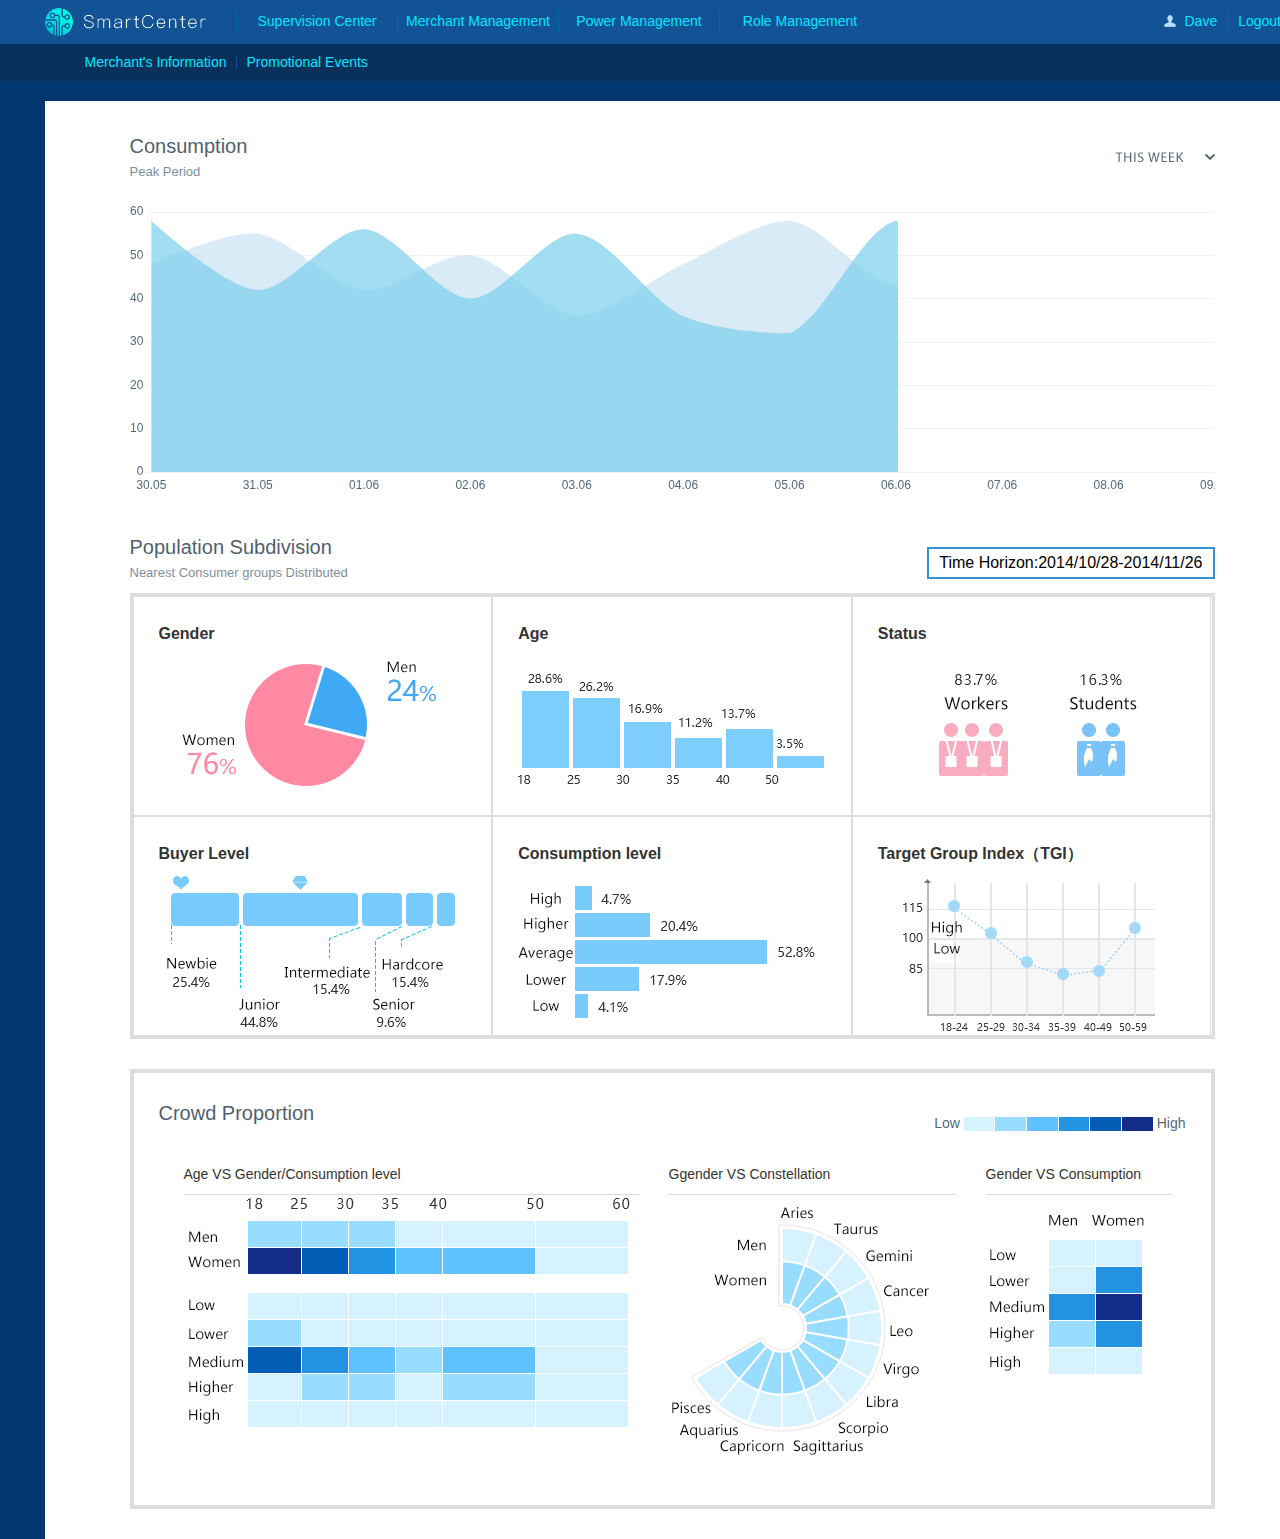
<file: en/bmchart.html>
﻿<!DOCTYPE html>
<html>
<head lang="zh-cn">
    <meta charset="UTF-8">
    <title>lkf-SmartCenter</title>
    <link rel="stylesheet" type="text/css" href="static/css/main.css">
    <link rel="stylesheet" type="text/css" href="static/css/style.css">
</head>
<body>
<header class="haeder clearfix">
    <a href="index.html" class="haeder-h1"></a>
    <ul class="header-nav">
        <li><a href="supervisionCenter.html">Supervision Center</a></li>
        <li><a href="bmchart.html">Merchant Management</a></li>
        <li><a href="javascript:;">Power Management</a></li>
        <li><a href="systemManage.html">Role Management</a></li>
    </ul>
    <div class="header-user">
        <a href="javascript:;" class="ic-user">Dave</a>
        <a href="javascript:;">Logout</a>
    </div>
</header>
<div class="manage-title">
  <ul id="manage-title" class="wrap manage-wrap clearfix">    
      <li class="manage-item pull-left first ml-30"><a class="manage-item-content" href="businessManage.html">Merchant's Information</a></li>
      <li class="manage-item pull-left"><a class="manage-item-content" href="businessManage.html#hd">Promotional Events</a></li>
  </ul>
</div>
<section class="wrap manage-wrap">
    <div class="bmchart">
        <div class="bmchart-title clearfix">
            <div class="pull-right"><img src="static/images/week.png"></div>
            <h2>Consumption </h2>
            <span>Peak Period</span>
        </div>
        <div class="bmchart-1" id="bmchart-1"></div>

        <div class="bmchart-title clearfix mt-10">
            <div class="pull-right bmchart-tm">Time Horizon:2014/10/28-2014/11/26</div>
            <h2>Population Subdivision</h2>
            <span>Nearest Consumer groups Distributed</span>
        </div>
        <ul class="bmchart-2 clearfix mt-10">
            <li>
                <h3>Gender</h3>
                <img src="static/images/temp/bmchart-01.png"/>
            </li>
            <li>
                <h3>Age</h3>
                <img src="static/images/temp/bmchart-02.png"/>
            </li>
            <li>
                <h3>Status</h3>
                <img src="static/images/temp/bmchart-03.png"/>
            </li>
            <li>
                <h3>Buyer Level</h3>
                <img src="static/images/temp/bmchart-04.png"/>
            </li>
            <li>
                <h3>Consumption level</h3>
                <img src="static/images/temp/bmchart-05.png"/>
            </li>
            <li>
                <h3>Target Group Index（TGI）</h3>
                <img src="static/images/temp/bmchart-06.png"/>
            </li>
        </ul>


        <div class="bmchart-2 bmchart-3 clearfix mt-30">
            <div class="bmchart-title clearfix">
                <div class="pull-right">Low <img src="static/images/temp/bmchart-07.png" class="vam"/> High</div>
                <h2>Crowd Proportion</h2>
            </div>
            <ul class="bmchart-3-ul clearfix">
                <li class="bmchart-3-1">
                    <h4>Age VS Gender/Consumption level</h4>
                    <img src="static/images/temp/bmchart-10.png"/>
                </li>
                <li class="bmchart-3-2">
                    <h4>Ggender VS Constellation</h4>
                    <img src="static/images/temp/bmchart-08.png"/>
                </li>
                <li class="bmchart-3-3">
                    <h4>Gender VS Consumption level</h4>
                    <img src="static/images/temp/bmchart-09.png"/>
                </li>
            </ul>
        </div>
    </div>

</section>
<!--dialog-->
<div class="mask" id="dl-mask"></div>
<div class="dialog dl-event" id="dl-dl">
    <h3 class="dl-title"><i class="dl-ic ic-add-user"></i>添加商户名单</h3>
    <a class="dl-close" href="javascript:;"></a>
    <div class="dl-content au-content">
      <div class="mb-20">
          <span class="add-user-item">商户名称</span>
          <input class="add-user-inp mr-15" type="text" name="">
          <span class="add-user-item">联系方式</span>
          <input class="add-user-inp mr-15" type="text" name="">       
      </div>
      <div class="mb-20">
          <span class="add-user-item">负责人</span>
          <input class="add-user-inp mr-15" type="text" name="">
          <span class="add-user-item">行业类别</span>
          <select id="sel-industry" class="mr-15 sel-industry">
              <option value="0">服饰</option>
              <option value="12">金融</option>
              <option value="14">互联网</option>
              <option value="16">制造业</option>
          </select>        
      </div>
      <div>
          <span class="add-user-item">具体地址</span>
          <input type="text" class="add-user-form-area"/>
      </div>
    </div>
    <div class="dl-foote add-user-footer">
        <a href="javascript:;" class="btn btn-add-uer"></a>
    </div>
</div>
<script src="static/lib/jquery-3.2.1.min.js"></script>
<script src="static/js/common/jquery.dropselect.js"></script>
<script src="static/lib/echarts.min.js"></script>
<script>
var main = {
    init: function(){
        main.chartInit();
        main.uiBind();
    },
    uiBind: function(){

    },
    chartInit: function(){
        echarts.init($('#bmchart-1')[0]).setOption({
            textStyle: {
                color: '#546a79',
                fontSize: '12px'
            },
            grid: {
                show: true,
                left: 0,
                right: 0,
                bottom: '30px',
                top: '30px',
                borderWidth: 1,
                borderColor: '#ffffff',
                containLabel: true
            },
            xAxis: {
                type: 'category',
                data: ['30.05','31.05','01.06','02.06','03.06','04.06','05.06','06.06','07.06','08.06','09.06'],
                boundaryGap: false,
                splitLine: {
                    show: false,
                    interval: 'auto',
                    lineStyle: {
                        color: ['#f1f2f3']
                    }
                },
                axisTick: {
                    show: false
                },
                axisLine: {
                    show: false,
                    lineStyle: {color: '#f1f2f3'}//609ee9
                }
            },
            yAxis: {
                type: 'value',
                splitLine: {
                    lineStyle: {color: ['#f1f2f3']}
                },
                axisLine: {
                    lineStyle: {color: '#f1f2f3'}
                }
            },
            series: [{
                name: '峰值',
                type: 'line',
                smooth: true,
                showSymbol: false,
                symbol: 'circle',
                symbolSize: 6,
                lineStyle: {
                    normal: {color: '#c8e3f3', width:0}
                },
                areaStyle: {normal: {color: '#c8e3f3'}},
                data: ['48', '55', '42', '50', '36', '48', '58', '43', '50', '46', '38'],
                itemStyle: {
                    normal: {color: '#2751a3'}
                }
            }, {
                name: '峰值',
                type: 'line',
                smooth: true,
                showSymbol: false,
                symbol: 'circle',
                symbolSize: 6,
                data: ['58', '42', '56', '40', '55', '36', '32', '58', '45', '55', '58'],
                areaStyle: {
                    normal: {color: '#7aceeb'}
                },
                itemStyle: {
                    normal: {color: '#0e327f'}
                },
                lineStyle: {
                    normal: {color: '#7aceeb', width: 0}
                }
            }]
        });
    }
};

$(function(){
    main.init();
});
</script>
</body>
</html>
</file>
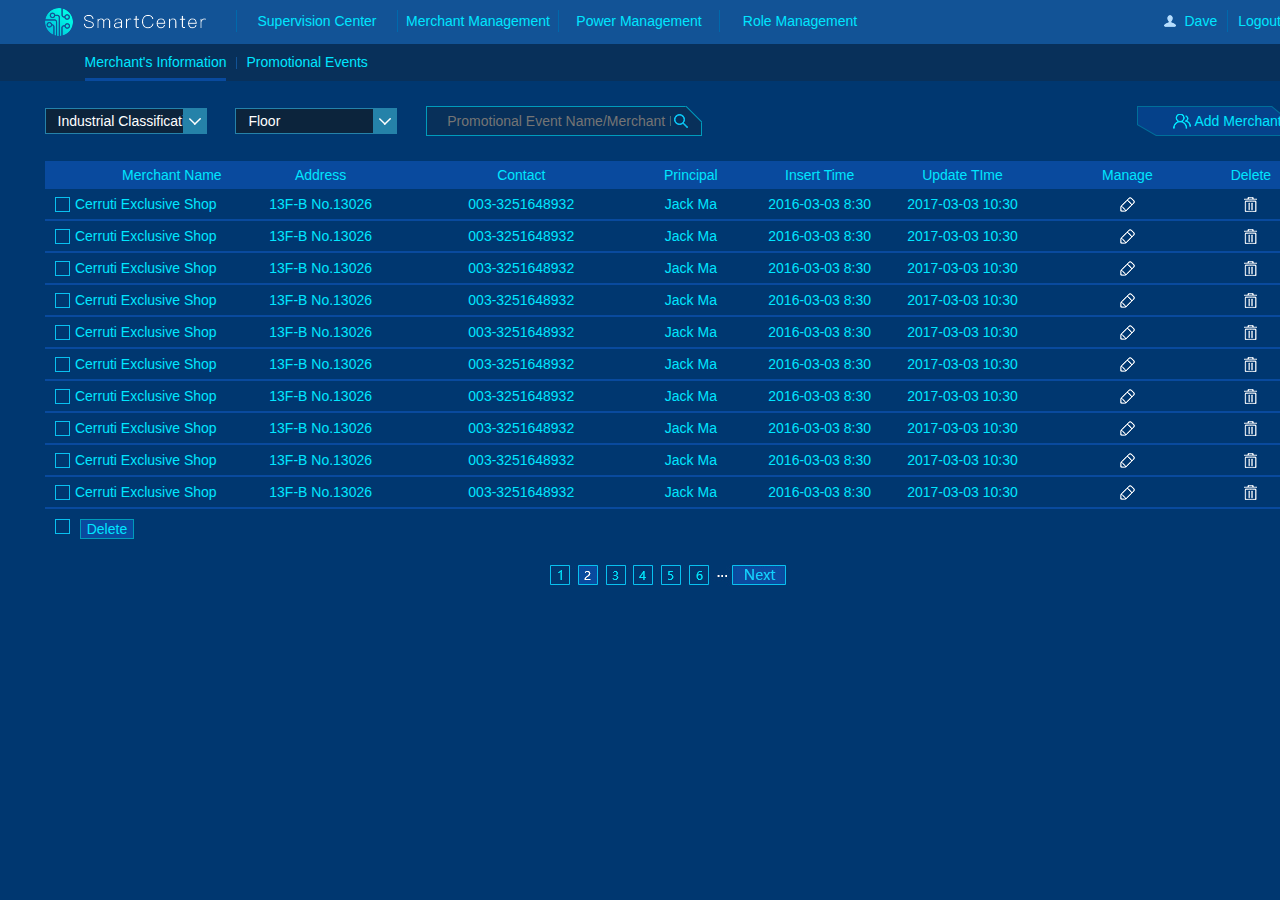
<file: en/businessManage.html>
<!DOCTYPE html>
<html>
<head lang="zh-cn">
    <meta charset="UTF-8">
    <title>lkf-SmartCenter</title>
    <link rel="stylesheet" type="text/css" href="static/css/main.css">
    <link rel="stylesheet" type="text/css" href="static/css/style.css">
</head>
<body>
<header class="haeder clearfix">
    <a href="index.html" class="haeder-h1"></a>
    <ul class="header-nav">
        <li><a href="supervisionCenter.html">Supervision Center</a></li>
        <li><a href="bmchart.html">Merchant Management</a></li>
        <li><a href="javascript:;">Power Management</a></li>
        <li><a href="systemManage.html">Role Management</a></li>
    </ul>
    <div class="header-user">
        <a href="javascript:;" class="ic-user">Dave</a>
        <a href="javascript:;">Logout</a>
    </div>
</header>
<div class="manage-title">
  <ul id="manage-title" class="wrap manage-wrap clearfix">    
      <li class="manage-item pull-left first ml-30"><span class="manage-item-content">Merchant's Information</span></li>
      <li class="manage-item pull-left"><span class="manage-item-content">Promotional Events</span></li>    
  </ul>
</div>
<section class="wrap manage-wrap">
    <div class="manage-content pt-25 clearfix">
        <select id="industry" class="mana-industry">
            <option value="">Industrial Classification</option>
            <option value="1">Finance</option>
            <option value="1">Architecture</option>
            <option value="1">Internet</option>
            <option value="1">Education</option>
        </select>
        <select id="floor" class="mana-floor">
            <option value="">Floor</option>
            <option value="1">1</option>
            <option value="1">2</option>
            <option value="1">3</option>
            <option value="1">4</option>
            <option value="1">5</option>
        </select>
        <span class="mana-search-warpper vam"><input class="mana-search" type="text" name="" placeholder="Promotional Event Name/Merchant Name"></span>
        <a id="mana-add-user-btn" class="mana-add-user-btn pull-right" href="javascript:;">Add Merchant</a>
        <a id="mana-add-user-btn-1" class="mana-add-user-btn pull-right" href="javascript:;">Add Promotion</a>
    </div>
    <table id="busi-mana-user-table" class="busi-mana-table" style="display:none;">
      <thead>
        <th class="user-column-1" colspan="2">Merchant Name</th>
        <th class="user-column-2">Address</th>
        <th class="user-column-3">Contact</th>
        <th class="user-column-4">Principal</th>
        <th class="user-column-5">Insert Time</th>
        <th class="user-column-6">Update TIme</th>
        <th class="user-column-7">Manage</th>
        <th class="user-column-8">Delete</th>
      </thead>
      <tbody>
        <tr class="user-row">
          <td class="user-column-1"><i class="ic-select"></i></td>
          <td class="user-column-2">Cerruti Exclusive Shop</td>
          <td class="user-column-3">13F-B No.13026</td>
          <td class="user-column-4">003-3251648932</td>
          <td class="user-column-5">Jack Ma</td>
          <td class="user-column-6"> 2016-03-03  8:30</td>
          <td class="user-column-7">2017-03-03  10:30</td>
          <td class="user-column-8"><i class="ic-manage"></i></td>
          <td class="user-column-9"><i class="ic-delete"></i></td>          
        </tr>
        <tr class="user-row">
          <td class="user-column-1"><i class="ic-select"></i></td>
          <td class="user-column-2">Cerruti Exclusive Shop</td>
          <td class="user-column-3">13F-B No.13026</td>
          <td class="user-column-4">003-3251648932</td>
          <td class="user-column-5">Jack Ma</td>
          <td class="user-column-6"> 2016-03-03  8:30</td>
          <td class="user-column-7">2017-03-03  10:30</td>
          <td class="user-column-8"><i class="ic-manage"></i></td>
          <td class="user-column-9"><i class="ic-delete"></i></td>        
        </tr>
        <tr class="user-row">
          <td class="user-column-1"><i class="ic-select"></i></td>
          <td class="user-column-2">Cerruti Exclusive Shop</td>
          <td class="user-column-3">13F-B No.13026</td>
          <td class="user-column-4">003-3251648932</td>
          <td class="user-column-5">Jack Ma</td>
          <td class="user-column-6"> 2016-03-03  8:30</td>
          <td class="user-column-7">2017-03-03  10:30</td>
          <td class="user-column-8"><i class="ic-manage"></i></td>
          <td class="user-column-9"><i class="ic-delete"></i></td>           
        </tr>
        <tr class="user-row">
          <td class="user-column-1"><i class="ic-select"></i></td>
          <td class="user-column-2">Cerruti Exclusive Shop</td>
          <td class="user-column-3">13F-B No.13026</td>
          <td class="user-column-4">003-3251648932</td>
          <td class="user-column-5">Jack Ma</td>
          <td class="user-column-6"> 2016-03-03  8:30</td>
          <td class="user-column-7">2017-03-03  10:30</td>
          <td class="user-column-8"><i class="ic-manage"></i></td>
          <td class="user-column-9"><i class="ic-delete"></i></td>           
        </tr>
        <tr class="user-row">
          <td class="user-column-1"><i class="ic-select"></i></td>
          <td class="user-column-2">Cerruti Exclusive Shop</td>
          <td class="user-column-3">13F-B No.13026</td>
          <td class="user-column-4">003-3251648932</td>
          <td class="user-column-5">Jack Ma</td>
          <td class="user-column-6"> 2016-03-03  8:30</td>
          <td class="user-column-7">2017-03-03  10:30</td>
          <td class="user-column-8"><i class="ic-manage"></i></td>
          <td class="user-column-9"><i class="ic-delete"></i></td>     
        </tr>
        <tr class="user-row">
          <td class="user-column-1"><i class="ic-select"></i></td>
          <td class="user-column-2">Cerruti Exclusive Shop</td>
          <td class="user-column-3">13F-B No.13026</td>
          <td class="user-column-4">003-3251648932</td>
          <td class="user-column-5">Jack Ma</td>
          <td class="user-column-6"> 2016-03-03  8:30</td>
          <td class="user-column-7">2017-03-03  10:30</td>
          <td class="user-column-8"><i class="ic-manage"></i></td>
          <td class="user-column-9"><i class="ic-delete"></i></td>           
        </tr>
        <tr class="user-row">
          <td class="user-column-1"><i class="ic-select"></i></td>
          <td class="user-column-2">Cerruti Exclusive Shop</td>
          <td class="user-column-3">13F-B No.13026</td>
          <td class="user-column-4">003-3251648932</td>
          <td class="user-column-5">Jack Ma</td>
          <td class="user-column-6"> 2016-03-03  8:30</td>
          <td class="user-column-7">2017-03-03  10:30</td>
          <td class="user-column-8"><i class="ic-manage"></i></td>
          <td class="user-column-9"><i class="ic-delete"></i></td>         
        </tr>
        <tr class="user-row">
          <td class="user-column-1"><i class="ic-select"></i></td>
          <td class="user-column-2">Cerruti Exclusive Shop</td>
          <td class="user-column-3">13F-B No.13026</td>
          <td class="user-column-4">003-3251648932</td>
          <td class="user-column-5">Jack Ma</td>
          <td class="user-column-6"> 2016-03-03  8:30</td>
          <td class="user-column-7">2017-03-03  10:30</td>
          <td class="user-column-8"><i class="ic-manage"></i></td>
          <td class="user-column-9"><i class="ic-delete"></i></td>          
        </tr>
        <tr class="user-row">
          <td class="user-column-1"><i class="ic-select"></i></td>
          <td class="user-column-2">Cerruti Exclusive Shop</td>
          <td class="user-column-3">13F-B No.13026</td>
          <td class="user-column-4">003-3251648932</td>
          <td class="user-column-5">Jack Ma</td>
          <td class="user-column-6"> 2016-03-03  8:30</td>
          <td class="user-column-7">2017-03-03  10:30</td>
          <td class="user-column-8"><i class="ic-manage"></i></td>
          <td class="user-column-9"><i class="ic-delete"></i></td>            
        </tr>
        <tr class="user-row">
          <td class="user-column-1"><i class="ic-select"></i></td>
          <td class="user-column-2">Cerruti Exclusive Shop</td>
          <td class="user-column-3">13F-B No.13026</td>
          <td class="user-column-4">003-3251648932</td>
          <td class="user-column-5">Jack Ma</td>
          <td class="user-column-6"> 2016-03-03  8:30</td>
          <td class="user-column-7">2017-03-03  10:30</td>
          <td class="user-column-8"><i class="ic-manage"></i></td>
          <td class="user-column-9"><i class="ic-delete"></i></td>           
        </tr>
        <tr class="user-row-select-all"><td class="user-column-1"><i id="ic-select-all" class="ic-select-all ic-select mt-10"></i></td><td class="user-column-2"><a class="user-delete-btn mt-10 ml-10" href="javascript:;">Delete</a></td></tr>
      </tbody>
    </table>
    <table id="busi-mana-activity-table" class="busi-mana-table" style="display:none;">
      <thead>
        <th class="activity-column-1">Product</th>
        <th class="activity-column-2">Promotional Event Name</th>
        <th class="activity-column-3">Promotional Event Content</th>
        <th class="activity-column-4">Merchant</th>
        <th class="activity-column-5">Event Time</th>
        <th class="activity-column-6">Approve Status</th>
        <th class="activity-column-7">Event Status</th>
        <th class="activity-column-8">Operation</th>
      </thead>
      <tbody>
        <tr class="empty-row"><td></td><td></td><td></td><td></td><td></td><td></td><td></td><td></td></tr>
        <tr class="activity-row">
          <td class="activity-column-1"><img src="static/images/supervision-1.jpg"></td>
          <td class="activity-column-2">5x Rewards Points</br></td>
          <td class="activity-column-3">Merchant low-traffic push promotion.</td>
          <td class="activity-column-4">Cerruti Exclusive Shop</td>
          <td class="activity-column-5"> 29/04 20:00</br>~</br>29/04 22:00</td>
          <td class="activity-column-6">Unapproved</td>
          <td class="activity-column-7">Offline</td>
          <td class="activity-column-8"><i class="ic-modify"></i><ul class="modify-list"><li class="modify-item">Approve</li><li class="modify-item">Reject</li><li class="modify-item">Offline</li><li class="modify-item">Online</li><li class="modify-item">Delete</li></ul></td>          
        </tr>
        <tr class="empty-row odd"><td></td><td></td><td></td><td></td><td></td><td></td><td></td><td></td></tr>
        <tr class="empty-row"><td></td><td></td><td></td><td></td><td></td><td></td><td></td><td></td></tr>
        <tr class="activity-row">
          <td class="activity-column-1"><img src="static/images/supervision-1.jpg"></td>
          <td class="activity-column-2">Merchant Flash Sales</br></td>
          <td class="activity-column-3">20% off all drinks.</td>
          <td class="activity-column-4">Cerruti Exclusive Shop</td>
          <td class="activity-column-5"> 29/04 22:00</br>~</br>29/04 23:59</td>
          <td class="activity-column-6">Approved</td>
          <td class="activity-column-7">Online</td>
          <td class="activity-column-8"><i class="ic-modify"></i><ul class="modify-list"><li class="modify-item">Approve</li><li class="modify-item">Reject</li><li class="modify-item">Offline</li><li class="modify-item">Online</li><li class="modify-item">Delete</li></ul></td>          
        </tr>
        <tr class="empty-row odd"><td></td><td></td><td></td><td></td><td></td><td></td><td></td><td></td></tr>
        <tr class="empty-row"><td></td><td></td><td></td><td></td><td></td><td></td><td></td><td></td></tr>
        <tr class="activity-row">
          <td class="activity-column-1"><img src="static/images/supervision-1.jpg"></td>
          <td class="activity-column-2">Free Parking</br>Photo Event</td>
          <td class="activity-column-3">Sector 3A low-traffic push promotion</td>
          <td class="activity-column-4">Sector 3A</td>
          <td class="activity-column-5"> 29/03 00:00</br>~</br>09/04 23:59</td>
          <td class="activity-column-6">Unapproved</td>
          <td class="activity-column-7">Online</td>
          <td class="activity-column-8"><i class="ic-modify"></i><ul class="modify-list"><li class="modify-item">Approve</li><li class="modify-item">Reject</li><li class="modify-item">Offline</li><li class="modify-item">Online</li><li class="modify-item">Delete</li></ul></td>          
        </tr>
        <tr class="empty-row odd"><td></td><td></td><td></td><td></td><td></td><td></td><td></td><td></td></tr>
        <tr class="empty-row"><td></td><td></td><td></td><td></td><td></td><td></td><td></td><td></td></tr>
        <tr class="activity-row">
          <td class="activity-column-1"><img src="static/images/supervision-1.jpg"></td>
          <td class="activity-column-2">Points Turntable</br>Gifts Redemption</td>
          <td class="activity-column-3">Older industries crunch data with just as much enthusiasm as new ones these days.</td>
          <td class="activity-column-4">Cerruti Exclusive Shop</td>
          <td class="activity-column-5"> 29/03 00:00</br>~</br>09/04 23:59</td>
          <td class="activity-column-6">Unapproved</td>
          <td class="activity-column-7">Online</td>
          <td class="activity-column-8"><i class="ic-modify"></i><ul class="modify-list"><li class="modify-item">Approve</li><li class="modify-item">Reject</li><li class="modify-item">Offline</li><li class="modify-item">Online</li><li class="modify-item">Delete</li></ul></td>          
        </tr>
        <tr class="empty-row odd"><td></td><td></td><td></td><td></td><td></td><td></td><td></td><td></td></tr>
        <tr class="empty-row"><td></td><td></td><td></td><td></td><td></td><td></td><td></td><td></td></tr>
        <tr class="activity-row">
          <td class="activity-column-1"><img src="static/images/supervision-1.jpg"></td>
          <td class="activity-column-2">Points Turntable</br>Gifts Redemption</td>
          <td class="activity-column-3">Older industries crunch data with just as much enthusiasm as new ones these days.</td>
          <td class="activity-column-4">Cerruti Exclusive Shop</td>
          <td class="activity-column-5"> 29/03 00:00</br>~</br>09/04 23:59</td>
          <td class="activity-column-6">Unapproved</td>
          <td class="activity-column-7">Online</td>
          <td class="activity-column-8"><i class="ic-modify"></i><ul class="modify-list"><li class="modify-item">Approve</li><li class="modify-item">Reject</li><li class="modify-item">Offline</li><li class="modify-item">Online</li><li class="modify-item">Delete</li></ul></td>          
        </tr>
        <tr class="empty-row odd"><td></td><td></td><td></td><td></td><td></td><td></td><td></td><td></td></tr>
      </tbody>
    </table>
    <div class="page"></div>
</section>
<!--dialog-->
<div class="mask" id="dl-mask"></div>
<div class="dialog dl-event" id="dl-dl">
    <h3 class="dl-title"><i class="dl-ic ic-add-user"></i>Add Merchant</h3>
    <a class="dl-close" href="javascript:main.dialogClose($('#dl-dl'));"></a>
    <div class="dl-content au-content">
      <div class="mb-20">
          <span class="add-user-item">Merchant Name</span>
          <input class="add-user-inp mr-15" type="text" name="">
          <span class="add-user-item">Cantact</span>
          <input class="add-user-inp mr-15" type="text" name="">       
      </div>
      <div class="mb-20">
          <span class="add-user-item">Principal</span>
          <input class="add-user-inp mr-15" type="text" name="">
          <span class="add-user-item">Industry Category</span>
          <select id="sel-industry" class="mr-15 sel-industry">
              <option value="0">Costume</option>
              <option value="12">Finance</option>
              <option value="14">Internet</option>
              <option value="16">Manufacturing</option>
          </select>        
      </div>
      <div>
          <span class="add-user-item">Address</span>
          <input type="text" class="add-user-form-area"/>
      </div>
    </div>
    <div class="dl-foote add-user-footer">
        <a href="javascript:main.dialogClose($('#dl-dl'));" class="btn btn-add-uer"></a>
    </div>
</div>

<div class="dialog dl-event" id="dl-dl-1">
    <h3 class="dl-title"><i class="dl-ic ic-add-user"></i>Add Promotion</h3>
    <a class="dl-close" href="javascript:main.dialogClose($('#dl-dl-1'));"></a>
    <div class="dl-content au-content">
      <div class="mb-20">
          <span class="add-user-item">Event Name</span>
          <input class="add-user-inp mr-15" type="text" name="">
          <span class="add-user-item">Merchant Info</span>
          <select id="sel-industry-1" class="mr-15 sel-industry">
              <option value="0">Cerruti Exclusive1</option>
              <option value="12">Cerruti Exclusive2</option>
              <option value="14">Cerruti Exclusive3</option>
              <option value="16">Cerruti Exclusive4</option>
          </select>   
      </div>
       <div class="mb-20">
          <span class="add-user-item">Start Time</span>
          <input class="add-user-inp mr-15" type="text" name="">
          <span class="add-user-item">End Time</span>
          <input class="add-user-inp mr-15" type="text" name="">       
      </div>
      <div>
          <span class="add-user-item">Event Content</span>
          <input type="text" class="add-user-form-area"/>
      </div>
    </div>
    <div class="dl-foote add-user-footer">
        <a href="javascript:main.dialogClose($('#dl-dl'));" class="btn btn-add-uer"></a>
    </div>
</div>

<script src="static/lib/jquery-3.2.1.min.js"></script>
<script src="static/js/common/jquery.dropselect.js"></script>
<script>
var main = {
    init: function(){
        if(location.hash){
            main.tabs(1, $("li.manage-item").eq(1));
        }else{
            main.tabs(0, $("li.manage-item").eq(0));
        }
        main.uiBind();
    },
    dialog: function($t){
        $('#dl-mask').show();
        $t.show();
    },
    dialogClose: function($t){
        $('#dl-mask').hide();
        $t.hide();
    },
    uiBind: function(){
        $('#industry, #floor').dropselect({
          width : 125,
          panelwidth : 188
        }); 
        $("#busi-mana-activity-table .ic-modify").click(function(){
          $(this).next(".modify-list").show();
        });
        $("#busi-mana-activity-table .modify-list").click(function(){
          $(this).hide();
        });
        var $tables = $(".busi-mana-table")
        $("li.manage-item").each(function(index){
          $(this).click(function(){
              main.tabs(index, $(this));
          })
        });
        $(".ic-select").not(".ic-select-all").click(function(){
            $(this).toggleClass("active");
        });
        $("#ic-select-all").click(function(){
            main.isSelectAll($(this),$("#busi-mana-user-table .ic-select"))
        });
        $("#mana-add-user-btn").click(function(){
            main.dialog($('#dl-dl'));
        });
          $("#mana-add-user-btn-1").click(function(){
            main.dialog($('#dl-dl-1'));
        });
        $('#sel-industry').dropselect({
          panelwidth : 160, width: 123
        });
        $('#sel-industry-1').dropselect({
          panelwidth : 160, width: 123
        });
    },
    tabs: function(index, $t){
        if(index === 0){
            $("#mana-add-user-btn").show();
            $("#mana-add-user-btn-1").hide();
           
        }else{
            $("#mana-add-user-btn").hide();
             $("#mana-add-user-btn-1").show();
        }
        $t.addClass("active").siblings().removeClass("active");
        $(".busi-mana-table").hide().eq(index).show();
    },
    isSelectAll : function($obj , $isSelect){
        $obj.toggleClass("active");
        if($obj.hasClass("active")){
          $isSelect.addClass("active");
        }else{
          $isSelect.removeClass("active");
        }   
    }
};

$(function(){
    main.init();
});
</script>
</body>
</html>
</file>
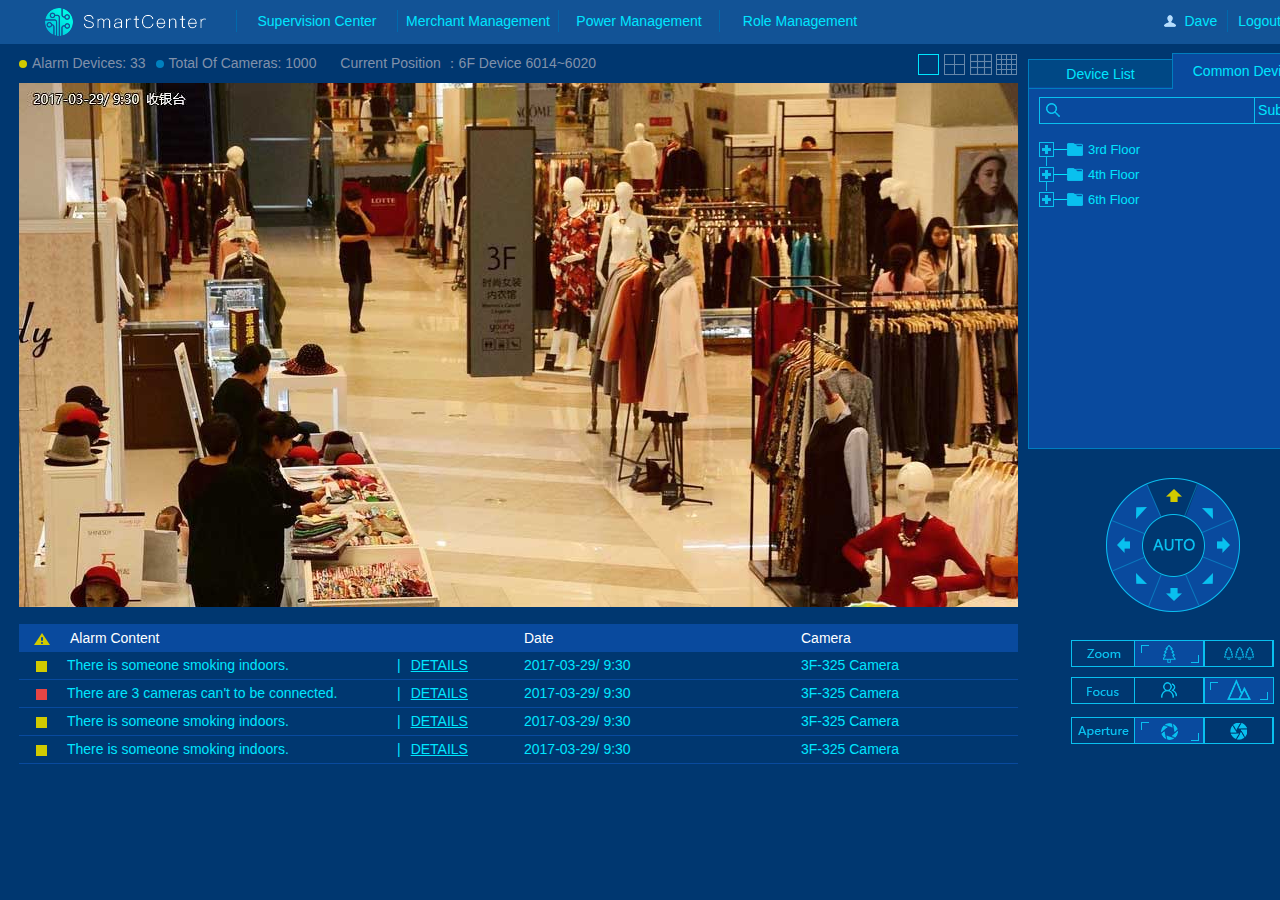
<file: en/supervisionCenter.html>
<!DOCTYPE html>
<html>
<head lang="zh-cn">
    <meta charset="UTF-8">
    <title>lkf-SmartCenter</title>
    <link rel="stylesheet" type="text/css" href="static/css/main.css">
    <link rel="stylesheet" type="text/css" href="static/css/style.css">
</head>
<body>
<header class="haeder clearfix">
    <a href="index.html" class="haeder-h1"></a>
    <ul class="header-nav">
        <li><a href="supervisionCenter.html">Supervision Center</a></li>
        <li><a href="bmchart.html">Merchant Management</a></li>
        <li><a href="javascript:;">Power Management</a></li>
        <li><a href="systemManage.html">Role Management</a></li>
    </ul>
    <div class="header-user">
        <a href="javascript:;" class="ic-user">Dave</a>
        <a href="javascript:;">Logout</a>
    </div>
</header>
<section class="wrap supervision-wrap">
    <div class="clearfix">
    	<div class="supervision-left pull-left">
    		<p class="supervision-count">
    			<i class="ic-device-num mr-5"></i><span class="mr-10">Alarm Devices: 33</span><i class="ic-camera-num mr-5"></i><span class="mr-20">Total Of Cameras: 1000</span><span class="mr-20"> Current Position ：6F Device 6014~6020</span>
    			<span id="select-option" class="pull-right">
    				<i class="ic-one active"></i>
    				<i class="ic-two"></i>
    				<i class="ic-three"></i>
    				<i class="ic-four"></i>
    			</span>
    		</p>
    		<div id="img-wrapper" class="img-wrapper">
    			<div class="img-inner-wrapper img-one">
    				<img src="static/images/supervision-1.jpg">
    			</div>
    			<div class="img-inner-wrapper img-two" style="display:none;"> 
	    			<img src="static/images/supervision-1.jpg">
	    			<img src="static/images/supervision-1.jpg" class="last">
	    			<img src="static/images/supervision-1.jpg">
	    			<img src="static/images/supervision-1.jpg" class="last">
    			</div>  
    			<div class="img-inner-wrapper img-three" style="display:none;"> 
	    			<img src="static/images/supervision-1.jpg">
	    			<img src="static/images/supervision-1.jpg">
	    			<img src="static/images/supervision-1.jpg" class="last">
	    			<img src="static/images/supervision-1.jpg">
	    			<img src="static/images/supervision-1.jpg">
	    			<img src="static/images/supervision-1.jpg" class="last">
	    			<img src="static/images/supervision-1.jpg">
	    			<img src="static/images/supervision-1.jpg">
	    			<img src="static/images/supervision-1.jpg" class="last">
    			</div>
    			<div class="img-inner-wrapper img-four" style="display:none;">
	    			<img src="static/images/supervision-1.jpg">
	    			<img src="static/images/supervision-1.jpg">
	    			<img src="static/images/supervision-1.jpg">
	    			<img src="static/images/supervision-1.jpg" class="last">
	    			<img src="static/images/supervision-1.jpg">
	    			<img src="static/images/supervision-1.jpg">
	    			<img src="static/images/supervision-1.jpg">
	    			<img src="static/images/supervision-1.jpg" class="last">
	    			<img src="static/images/supervision-1.jpg">
	    			<img src="static/images/supervision-1.jpg">
	    			<img src="static/images/supervision-1.jpg">
	    			<img src="static/images/supervision-1.jpg" class="last">
	    			<img src="static/images/supervision-1.jpg">
	    			<img src="static/images/supervision-1.jpg">
	    			<img src="static/images/supervision-1.jpg">
	    			<img src="static/images/supervision-1.jpg" class="last">
    			</div>
    		</div>
   			<div class="alarm-table ui-scroll mt-10">
   				<div class="alarm-title clearfix">
   					<div class="culumn-1 pull-left"><i class="ic-alert mr-20"></i>Alarm Content</div>
   					<div class="culumn-2 pull-left">Date</div>
   					<div class="culumn-3 pull-left">Camera</div>
   				</div> 
   				<div class="alarm-list">
   					<div class="culumn-1 pull-left"><i class="ic-yellow mr-20"></i><span class="alarm-list-content">There is someone smoking indoors.</span><span class="mr-10">|</span><a class="td-unl" href="javascript:;">DETAILS</a></div>
   					<div class="culumn-2 pull-left">2017-03-29/ 9:30  </div>
   					<div class="culumn-3 pull-left">3F-325 Camera</div>   					
   				</div>
    			<div class="alarm-list">
   					<div class="culumn-1 pull-left"><i class="ic-red mr-20"></i><span class="alarm-list-content">There are 3 cameras can't to be connected.</span><span class="mr-10">|</span><a class="td-unl" href="javascript:;">DETAILS</a></div>
   					<div class="culumn-2 pull-left">2017-03-29/ 9:30  </div>
   					<div class="culumn-3 pull-left">3F-325  Camera</div>   					
   				</div>
   				<div class="alarm-list">
   					<div class="culumn-1 pull-left"><i class="ic-yellow mr-20"></i><span class="alarm-list-content">There is someone smoking indoors.</span><span class="mr-10">|</span><a class="td-unl" href="javascript:;">DETAILS</a></div>
   					<div class="culumn-2 pull-left">2017-03-29/ 9:30  </div>
   					<div class="culumn-3 pull-left">3F-325  Camera</div>   					
   				</div>
   				<div class="alarm-list">
   					<div class="culumn-1 pull-left"><i class="ic-yellow mr-20"></i><span class="alarm-list-content">There is someone smoking indoors.</span><span class="mr-10">|</span><a class="td-unl" href="javascript:;">DETAILS</a></div>
   					<div class="culumn-2 pull-left">2017-03-29/ 9:30  </div>
   					<div class="culumn-3 pull-left">3F-325  Camera</div>   					
   				</div>
   				<div class="alarm-list">
   					<div class="culumn-1 pull-left"><i class="ic-yellow mr-20"></i><span class="alarm-list-content">There is someone smoking indoors.</span><span class="mr-10">|</span><a class="td-unl" href="javascript:;">DETAILS</a></div>
   					<div class="culumn-2 pull-left">2017-03-29/ 9:30  </div>
   					<div class="culumn-3 pull-left">3F-325  Camera</div>   					
   				</div>
   				<div class="alarm-list last">
   					<div class="culumn-1 pull-left"><i class="ic-yellow mr-20"></i><span class="alarm-list-content">There is someone smoking indoors.</span><span class="mr-10">|</span><a class="td-unl" href="javascript:;">DETAILS</a></div>
   					<div class="culumn-2 pull-left">2017-03-29/ 9:30  </div>
   					<div class="culumn-3 pull-left">3F-325  Camera</div>   					
   				</div>
   			</div>
    	</div>
    	<div class="supervision-right pull-left ml-10 mt-15">
    		<div class="device-list-wrapper">
    			<ul class="device-list-title clearfix">
    				<li class="device-list-title-item pull-left">Device List</li>
    				<li class="device-list-title-item pull-left last active">Common Device</li>
    			</ul>
    			<div class="device-list-content p-10">
	    			<div class="mb-10">
	    				<input class="device-search-inp" type="text" name="">
	    				<a class="device-sure-btn" href="javascript:;">Submit</a>
	    			</div>
    				<ul id="device-list" class="device-list ui-scroll mt-5">
    					<li class="device-list-item"><dl><dt class="device-list-item-title"><i class="ic-total"></i>—<i class="ic-camera-1 mr-5"></i><span class="vam">3rd Floor</span></dt><div class="item-concrete-wrapper"><div class="device-list-item-concrete" style="display:none;"><dd><i class="ic-camera-2 mr-5"></i>3014~3030</dd><dd><i class="ic-camera-2 mr-5"></i>3014~3030</dd><dd><i class="ic-camera-2 mr-5"></i>3014~3030</dd><dd><i class="ic-camera-2 mr-5"></i>3014~3030</dd><dd><i class="ic-camera-2 mr-5"></i>3014~3030</dd><dd><i class="ic-camera-2 mr-5"></i>3014~3030</dd><dd><i class="ic-camera-2 mr-5"></i>3014~3030</dd><dd><i class="ic-camera-2 mr-5"></i>3014~3030</dd><dd><i class="ic-camera-2 mr-5"></i>3014~3030</dd><dd><i class="ic-camera-2 mr-5"></i>3014~3030</dd></div></div></dl></li>
    					<li class="device-list-item"><dl><dt class="device-list-item-title"><i class="ic-total"></i>—<i class="ic-camera-1 mr-5"></i><span class="vam">4th Floor</span></dt><div class="item-concrete-wrapper"><div class="device-list-item-concrete" style="display:none;"><dd><i class="ic-camera-2 mr-5"></i>4014~4030</dd><dd><i class="ic-camera-2 mr-5"></i>4014~4030</dd><dd><i class="ic-camera-2 mr-5"></i>4014~4030</dd><dd><i class="ic-camera-2 mr-5"></i>4014~4030</dd><dd><i class="ic-camera-2 mr-5"></i>4014~4030</dd><dd><i class="ic-camera-2 mr-5"></i>4014~4030</dd><dd><i class="ic-camera-2 mr-5"></i>4014~4030</dd><dd><i class="ic-camera-2 mr-5"></i>4014~4030</dd><dd><i class="ic-camera-2 mr-5"></i>4014~4030</dd><dd><i class="ic-camera-2 mr-5"></i>4014~4030</dd></div></div></dl></li>
    					<li class="device-list-item"><dl><dt class="device-list-item-title"><i class="ic-total"></i>—<i class="ic-camera-1 mr-5"></i><span class="vam">6th Floor</span></dt><div class="item-concrete-wrapper last"><div class="device-list-item-concrete" style="display:none;"><dd><i class="ic-camera-2 mr-5"></i>6014~6030</dd><dd><i class="ic-camera-2 mr-5"></i>6014~6030</dd><dd><i class="ic-camera-2 mr-5"></i>6014~6030</dd><dd><i class="ic-camera-2 mr-5"></i>6014~6030</dd><dd><i class="ic-camera-2 mr-5"></i>6014~6030</dd><dd><i class="ic-camera-2 mr-5"></i>6014~6030</dd><dd><i class="ic-camera-2 mr-5"></i>6014~6030</dd><dd><i class="ic-camera-2 mr-5"></i>6014~6030</dd><dd><i class="ic-camera-2 mr-5"></i>6014~6030</dd><dd><i class="ic-camera-2 mr-5"></i>6014~6030</dd></div></div></dl></li>
    				</ul>  				
    			</div>
    		</div>
    		<img style="margin-left:43px;margin-top:28px;cursor:pointer;" src="static/images/audio.png">
    	</div>
    </div>
</section>

<script src="static/lib/jquery-3.2.1.min.js"></script>
<script src="static/js/common/jquery.dropselect.js"></script>
<script>
var main = {
    init: function(){
        main.uiBind();
    },
    dialog: function($t){
        $('#dl-mask').show();
        $t.show();
    },
    uiBind: function(){
        //$('#sel-bm, #sel-sj').dropselect();
        $("#select-option i").each(function(index){
        	$(this).off().click(function(){
	        	var $this = $(this) , $imgWrapper = $("#img-wrapper div.img-inner-wrapper");
	        	$this.addClass("active").siblings().removeClass("active");
	        	$imgWrapper.hide();
	        	$imgWrapper.eq(index).show();
       		});
        });
        $("#device-list .device-list-item-title").click(function(){
        	$(this).parents(".device-list-item").find(".device-list-item-concrete").toggle();
        });
        $(".device-list-title-item").click(function(){
          $(this).addClass("active").siblings().removeClass("active");
        });
        
    }
};

$(function(){
    main.init();
});
</script>
</body>
</html>
</file>
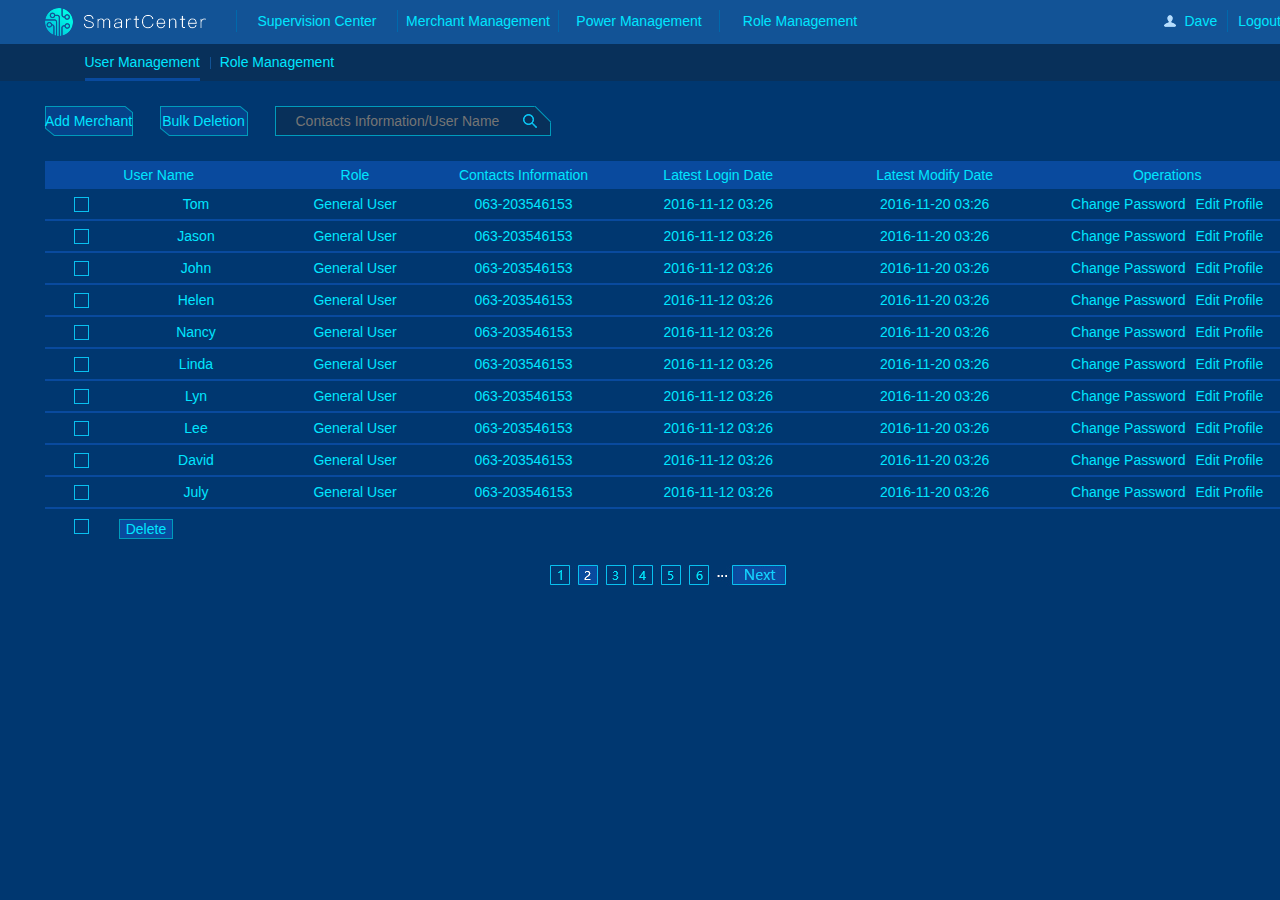
<file: en/systemManage.html>
<!DOCTYPE html>
<html>
<head lang="zh-cn">
    <meta charset="UTF-8">
    <title>lkf-SmartCenter</title>
    <link rel="stylesheet" type="text/css" href="static/css/main.css">
    <link rel="stylesheet" type="text/css" href="static/css/style.css">
</head>
<body>
<header class="haeder clearfix">
    <a href="index.html" class="haeder-h1"></a>
    <ul class="header-nav">
        <li><a href="supervisionCenter.html">Supervision Center</a></li>
        <li><a href="bmchart.html">Merchant Management</a></li>
        <li><a href="javascript:;">Power Management</a></li>
        <li><a href="systemManage.html">Role Management</a></li>
    </ul>
    <div class="header-user">
        <a href="javascript:;" class="ic-user">Dave</a>
        <a href="javascript:;">Logout</a>
    </div>
</header>
<div class="manage-title">
  <ul id="manage-title" class="wrap manage-wrap clearfix">    
      <li class="manage-item pull-left first ml-30 active"><span class="manage-item-content">User Management</span></li>
      <li class="manage-item pull-left"><span class="manage-item-content">Role Management</span></li>    
  </ul>
</div>
<section class="wrap manage-wrap">
    <div id="manage-content" class="manage-content pt-25 clearfix">
        <a id="system-add-user-btn" class="system-user-btn pull-left" href="javascript:;">Add Merchant</a>
        <a id="system-del-user-btn" class="system-user-btn pull-left" href="javascript:;">Bulk Deletion</a>
        <span class="mana-search-warpper vam"><input class="mana-search" type="text" name="" placeholder="Contacts Information/User Name"></span>
    </div>

    <div id="manage-content-1" class="manage-content pt-25 clearfix">
        <a id="system-add-user-btn-1" class="system-user-btn pull-left" href="javascript:;">Add Role</a>
    </div>

    <table id="system-mana-user-table" class="system-mana-table">
      <thead>
        <th class="user-column-1" colspan="2">User Name</th>
        <th class="user-column-2">Role</th>
        <th class="user-column-3">Contacts Information</th>
        <th class="user-column-4">Latest Login Date</th>
        <th class="user-column-5">Latest Modify Date</th>
        <th class="user-column-6">Operations</th>
      </thead>
      <tbody>
        <tr class="user-row">
          <td class="user-column-1"><i class="ic-select"></i></td>
          <td class="user-column-2">Tom</td>
          <td class="user-column-3">General User</td>
          <td class="user-column-4">063-203546153</td>
          <td class="user-column-5">2016-11-12    03:26</td>
          <td class="user-column-6">2016-11-20   03:26</td>
          <td class="user-column-7"><a class="mr-10" href="javascript:;">Change Password</a><a href="javascript:;">Edit Profile</a></td>        
        </tr>
        <tr class="user-row">
          <td class="user-column-1"><i class="ic-select"></i></td>
          <td class="user-column-2">Jason</td>
          <td class="user-column-3">General User</td>
          <td class="user-column-4">063-203546153</td>
          <td class="user-column-5">2016-11-12    03:26</td>
          <td class="user-column-6">2016-11-20   03:26</td>
          <td class="user-column-7"><a class="mr-10" href="javascript:;">Change Password</a><a href="javascript:;">Edit Profile</a></td>       
        </tr>
        <tr class="user-row">
          <td class="user-column-1"><i class="ic-select"></i></td>
          <td class="user-column-2">John</td>
          <td class="user-column-3">General User</td>
          <td class="user-column-4">063-203546153</td>
          <td class="user-column-5">2016-11-12    03:26</td>
          <td class="user-column-6">2016-11-20   03:26</td>
          <td class="user-column-7"><a class="mr-10" href="javascript:;">Change Password</a><a href="javascript:;">Edit Profile</a></td>        
        </tr>
        <tr class="user-row">
          <td class="user-column-1"><i class="ic-select"></i></td>
          <td class="user-column-2">Helen</td>
          <td class="user-column-3">General User</td>
          <td class="user-column-4">063-203546153</td>
          <td class="user-column-5">2016-11-12    03:26</td>
          <td class="user-column-6">2016-11-20   03:26</td>
          <td class="user-column-7"><a class="mr-10" href="javascript:;">Change Password</a><a href="javascript:;">Edit Profile</a></td>        
        </tr>
        <tr class="user-row">
          <td class="user-column-1"><i class="ic-select"></i></td>
          <td class="user-column-2">Nancy</td>
          <td class="user-column-3">General User</td>
          <td class="user-column-4">063-203546153</td>
          <td class="user-column-5">2016-11-12    03:26</td>
          <td class="user-column-6">2016-11-20   03:26</td>
          <td class="user-column-7"><a class="mr-10" href="javascript:;">Change Password</a><a href="javascript:;">Edit Profile</a></td>      
        </tr>
        <tr class="user-row">
          <td class="user-column-1"><i class="ic-select"></i></td>
          <td class="user-column-2">Linda</td>
          <td class="user-column-3">General User</td>
          <td class="user-column-4">063-203546153</td>
          <td class="user-column-5">2016-11-12    03:26</td>
          <td class="user-column-6">2016-11-20   03:26</td>
          <td class="user-column-7"><a class="mr-10" href="javascript:;">Change Password</a><a href="javascript:;">Edit Profile</a></td>       
        </tr>
        <tr class="user-row">
          <td class="user-column-1"><i class="ic-select"></i></td>
          <td class="user-column-2">Lyn</td>
          <td class="user-column-3">General User</td>
          <td class="user-column-4">063-203546153</td>
          <td class="user-column-5">2016-11-12    03:26</td>
          <td class="user-column-6">2016-11-20   03:26</td>
          <td class="user-column-7"><a class="mr-10" href="javascript:;">Change Password</a><a href="javascript:;">Edit Profile</a></td>        
        </tr>
        <tr class="user-row">
          <td class="user-column-1"><i class="ic-select"></i></td>
          <td class="user-column-2">Lee</td>
          <td class="user-column-3">General User</td>
          <td class="user-column-4">063-203546153</td>
          <td class="user-column-5">2016-11-12    03:26</td>
          <td class="user-column-6">2016-11-20   03:26</td>
          <td class="user-column-7"><a class="mr-10" href="javascript:;">Change Password</a><a href="javascript:;">Edit Profile</a></td>       
        </tr>
        <tr class="user-row">
          <td class="user-column-1"><i class="ic-select"></i></td>
          <td class="user-column-2">David</td>
          <td class="user-column-3">General User</td>
          <td class="user-column-4">063-203546153</td>
          <td class="user-column-5">2016-11-12    03:26</td>
          <td class="user-column-6">2016-11-20   03:26</td>
          <td class="user-column-7"><a class="mr-10" href="javascript:;">Change Password</a><a href="javascript:;">Edit Profile</a></td>      
        </tr>
        <tr class="user-row">
          <td class="user-column-1"><i class="ic-select"></i></td>
          <td class="user-column-2">July</td>
          <td class="user-column-3">General User</td>
          <td class="user-column-4">063-203546153</td>
          <td class="user-column-5">2016-11-12    03:26</td>
          <td class="user-column-6">2016-11-20   03:26</td>
          <td class="user-column-7"><a class="mr-10" href="javascript:;">Change Password</a><a href="javascript:;">Edit Profile</a></td>        
        </tr>
        <tr class="user-row-select-all"><td class="user-column-1 text-center"><i id="ic-select-all" class="ic-select-all ic-select mt-10"></i></td><td class="user-column-2"><a class="user-delete-btn mt-10" href="javascript:;">Delete</a></td></tr>
      </tbody>
    </table>
    <div id="page" class="page"></div>
    <ul id="system-mana-activity-table" class="system-mana-table" style="display:none;">
      <li class="system-mana-item mb-15">
         <h1 class="system-mana-title"><i class="ic-com-user mr-10"></i>General User<a class="system-user-btn pull-right mt-15" href="javascript:;">Submit</a><a class="system-user-btn pull-right mt-15" href="javascript:;">Cancel</a></h1>
         <ul class="system-mana-inner-list clearfix">
           <li class="system-mana-inner-item">
             <dl>
               <dd class="mb-15 clearfix">&nbsp;Statistics Suite<i class="ic-select-all ic-select pull-right mr-5 mt-15"></i></dd>   
               <dt>&nbsp;Footfall Statistics<i class="ic-select pull-right mr-5 mt-15"></i></dt>
               <dt>&nbsp;Buyer Statistics<i class="ic-select pull-right mr-5 mt-15"></i></dt>     
               <dt>&nbsp;Products & Services<i class="ic-select pull-right mr-5 mt-15"></i></dt>       
               <dt>&nbsp;Real-time Alerts<i class="ic-select pull-right mr-5 mt-15"></i></dt>
             </dl>
           </li>
           <li class="system-mana-inner-item">
             <dl>
               <dd class="mb-15 clearfix">&nbsp;Analytics Suite<i class="ic-select-all ic-select pull-right mr-5 mt-15"></i></dd>   
               <dt>&nbsp;Buyer Analytics<i class="ic-select pull-right mr-5 mt-15"></i></dt>
               <dt>&nbsp;Products & Services Analytics<i class="ic-select pull-right mr-5 mt-15"></i></dt>     
               <dt>&nbsp;Advertising Analytics<i class="ic-select pull-right mr-5 mt-15"></i></dt>       
               <dt>&nbsp;Real-time Alerts<i class="ic-select pull-right mr-5 mt-15"></i></dt>
             </dl>
           </li>
           <li class="system-mana-inner-item">
             <dl>
               <dd class="mb-15 clearfix">&nbsp;Advertising Suite<i class="ic-select-all ic-select pull-right mr-5 mt-15"></i></dd>   
               <dt>&nbsp;Ads Placement<i class="ic-select pull-right mr-5 mt-15"></i></dt>
               <dt>&nbsp;Priority Placement<i class="ic-select pull-right mr-5 mt-15"></i></dt>     
               <dt>&nbsp;Low-traffic Promotion<i class="ic-select pull-right mr-5 mt-15"></i></dt>       
               <dt>&nbsp; <!-- Alarm Setting<i class="ic-select pull-right mr-5 mt-15"></i> --> </dt>
             </dl>
           </li>
           <li class="system-mana-inner-item">
             <dl>
               <dd class="mb-15 clearfix">&nbsp;BIMS Suite<i class="ic-select-all ic-select pull-right mr-5 mt-15"></i></dd>   
               <dt>&nbsp;Dynamic Lightings<i class="ic-select pull-right mr-5 mt-15"></i></dt>
               <dt>&nbsp;Dynamic Air-Conditioning<i class="ic-select pull-right mr-5 mt-15"></i></dt>     
               <dt>&nbsp;VIP Parking<i class="ic-select pull-right mr-5 mt-15"></i></dt>       
               <dt>&nbsp;Real-time Alerts<i class="ic-select pull-right mr-5 mt-15"></i></dt>
             </dl>
           </li>
         </ul>
      </li>
      <li class="system-mana-item">
         <h1 class="system-mana-title"><i class="ic-com-user mr-10"></i>Admin<a class="system-user-btn pull-right mt-15" href="javascript:;">Edit</a></h1>
         <ul class="system-mana-inner-list clearfix">
           <li class="system-mana-inner-item">
             <dl>
               <dd class="mb-15 clearfix">&nbsp;Product Management<i class="ic-select-all ic-select pull-right mr-5 mt-15"></i></dd>   
               <dt>&nbsp;Product Management<i class="ic-select pull-right mr-5 mt-15"></i></dt>
               <dt>&nbsp;Area Supervision<i class="ic-select pull-right mr-5 mt-15"></i></dt>     
               <dt>&nbsp;Data Analysis<i class="ic-select pull-right mr-5 mt-15"></i></dt>       
               <dt>&nbsp;Alarm Setting<i class="ic-select pull-right mr-5 mt-15"></i></dt>
             </dl>
           </li>
           <li class="system-mana-inner-item">
             <dl>
               <dd class="mb-15 clearfix">&nbsp;Product Management<i class="ic-select-all ic-select pull-right mr-5 mt-15"></i></dd>   
               <dt>&nbsp;Product Management<i class="ic-select pull-right mr-5 mt-15"></i></dt>
               <dt>&nbsp;Area Supervision<i class="ic-select pull-right mr-5 mt-15"></i></dt>     
               <dt>&nbsp;Data Analysis<i class="ic-select pull-right mr-5 mt-15"></i></dt>       
               <dt>&nbsp;Alarm Setting<i class="ic-select pull-right mr-5 mt-15"></i></dt>
             </dl>
           </li>
           <li class="system-mana-inner-item">
             <dl>
               <dd class="mb-15 clearfix">&nbsp;Product Management<i class="ic-select-all ic-select pull-right mr-5 mt-15"></i></dd>   
               <dt>&nbsp;Product Management<i class="ic-select pull-right mr-5 mt-15"></i></dt>
               <dt>&nbsp;Area Supervision<i class="ic-select pull-right mr-5 mt-15"></i></dt>     
               <dt>&nbsp;Data Analysis<i class="ic-select pull-right mr-5 mt-15"></i></dt>       
               <dt>&nbsp;Alarm Setting<i class="ic-select pull-right mr-5 mt-15"></i></dt>
             </dl>
           </li>
           <li class="system-mana-inner-item">
             <dl>
               <dd class="mb-15 clearfix">&nbsp;Product Management<i class="ic-select-all ic-select pull-right mr-5 mt-15"></i></dd>   
               <dt>&nbsp;Product Management<i class="ic-select pull-right mr-5 mt-15"></i></dt>
               <dt>&nbsp;Area Supervision<i class="ic-select pull-right mr-5 mt-15"></i></dt>     
               <dt>&nbsp;Data Analysis<i class="ic-select pull-right mr-5 mt-15"></i></dt>       
               <dt>&nbsp;Alarm Setting<i class="ic-select pull-right mr-5 mt-15"></i></dt>
             </dl>
           </li>
         </ul>
      </li>
    </ul>
</section>
<!--dialog-->
<div class="mask" id="dl-mask"></div>
<div class="dialog dl-event" id="dl-dl">
    <h3 class="dl-title"><i class="dl-ic ic-add-user"></i>Add Merchant</h3>
    <a class="dl-close" href="javascript:main.dialogClose($('#dl-dl'));"></a>
    <div class="dl-content au-content">
      <div class="mb-20">
          <span class="add-user-item">Merchant Name</span>
          <input class="add-user-inp mr-15" type="text" name="">
          <span class="add-user-item">Contact Information</span>
          <input class="add-user-inp mr-15" type="text" name="">       
      </div>
      <div class="mb-20">
          <span class="add-user-item">Principal</span>
          <input class="add-user-inp mr-15" type="text" name="">
          <span class="add-user-item">Category</span>
          <select id="sel-industry" class="mr-15 sel-industry">
              <option value="0">Costume</option>
              <option value="12">Finance</option>
              <option value="14">IT</option>
              <option value="16">Manufacture</option>
          </select>        
      </div>
      <div>
          <span class="add-user-item">Address</span>
          <input type="text" class="add-user-form-area"/>
      </div>
    </div>
    <div class="dl-foote add-user-footer">
        <a href="javascript:main.dialogClose($('#dl-dl'));" class="btn btn-add-uer"></a>
    </div>
</div>

<div class="dialog dl-event" id="dl-dl-1">
    <h3 class="dl-title"><i class="dl-ic ic-add-user"></i>Add Role</h3>
    <a class="dl-close" href="javascript:main.dialogClose($('#dl-dl-1'));"></a>
    <div class="dl-content au-content">
      <div class="mb-20">
          <span class="add-user-item">Role Name</span>
          <input class="add-user-form-area" type="text" name="">  
      </div>
      <div class="mb-20">
          <span class="add-user-item">Resource Category</span>
          <select id="sel-industry-1" class="mr-15 sel-industry">
              <option value="0">Statistics Suite</option>
              <option value="12">Analytics Suite</option>
              <option value="14">Advertising Suite</option>
              <option value="16"> BIMS Suite</option>
              <option value="0">Product Management</option>
          </select>      
          <span class="add-user-item">Specific Resource</span>
          <select id="sel-industry-2" class="mr-15 sel-industry">
              <option value="0">Footfall Statistics</option>
              <option value="12">Buyer Statistics</option>
              <option value="14">Products & Services</option>
              <option value="16">Real-time Alerts</option>
          </select>        
      </div>
      <div>
          <span class="add-user-item">Comment</span>
          <input type="text" class="add-user-form-area"/>
      </div>
    </div>
    <div class="dl-foote add-user-footer">
        <a href="javascript:main.dialogClose($('#dl-dl'));" class="btn btn-add-uer"></a>
    </div>
</div>


<script src="static/lib/jquery-3.2.1.min.js"></script>
<script src="static/js/common/jquery.dropselect.js"></script>
<script>
var main = {
    init: function(){
       $("#manage-content-1").hide();
        main.uiBind();
    },
    dialog: function($t){
        $('#dl-mask').show();
        $t.show();
    },
    uiBind: function(){
        $('#industry, #floor').dropselect({
          width : 125,
          panelwidth : 188
        }); 
        var $tables = $(".system-mana-table")
        $("li.manage-item").each(function(index){
          $(this).click(function(){
            if(index === 0){
              $("#manage-content,#page").show();
               $("#manage-content-1").hide();
            }else{
              $("#manage-content,#page").hide();
              $("#manage-content-1").show();
            }
            $(this).addClass("active").siblings().removeClass("active");
            $tables.eq(index).show().siblings(".system-mana-table").hide();
          })
        });
        $("#system-add-user-btn").click(function(){
            main.dialog($('#dl-dl'));
        });
        $("#system-add-user-btn-1").click(function(){
            main.dialog($('#dl-dl-1'));
        });
        $('#sel-industry').dropselect({
            panelwidth : 160,
            width: 123
        });
         $('#sel-industry-1').dropselect({
            panelwidth : 160,
            width: 123
        });
         $('#sel-industry-2').dropselect({
            panelwidth : 160,
            width: 123
        });
        $(".ic-select").not(".ic-select-all").click(function(){
            $(this).toggleClass("active");
        });
        $("#ic-select-all").click(function(){
            main.isSelectAll($(this),$("#system-mana-user-table .ic-select"))
        });
        $("#system-mana-activity-table .ic-select-all").click(function(){
            main.isSelectAll($(this),$(this).parents(".system-mana-inner-item").find(".ic-select"))
        });
    },
    isSelectAll : function($obj , $isSelect){
        $obj.toggleClass("active");
        if($obj.hasClass("active")){
          $isSelect.addClass("active");
        }else{
          $isSelect.removeClass("active");
        }   
    },
    dialogClose: function($t){
        $('#dl-mask').hide();
        $t.hide();
    }
};

$(function(){
    main.init();
});
</script>
</body>
</html>
</file>
<file: static/css/style.css>
/*监控中心开始*/
html, body{background: #003770;}
.supervision-wrap{
	width: 1298px;
}
.supervision-left{
	width: 999px;
}
.supervision-count{
	height: 39px;
	line-height: 39px;
	color: #8091aa;
}
.ic-device-num,.ic-camera-num{
	width: 8px;
	height: 8px;
	border-radius: 50%;
	-webkit-border-radius: 50%;
}
.ic-device-num
{
	background-color: #d1ca00;
}
.ic-camera-num{
	background-color: #0080be;
}
.ic-one,.ic-two,.ic-three,.ic-four{
	width: 22px;
	height: 21px;
	cursor: pointer;
}
.ic-one
{
	background : url(../images/select-display.png) 0 0 no-repeat;
}
.ic-two
{
	background : url(../images/select-display.png) -27px 0 no-repeat;
}
.ic-three
{
	background : url(../images/select-display.png) -53px 0 no-repeat;
}
.ic-four
{
	background : url(../images/select-display.png) -80px 0 no-repeat;
}
.ic-one.active
{
	background : url(../images/select-display.png) 0 -21px no-repeat;
}
.ic-two.active
{
	background : url(../images/select-display.png) -27px -21px no-repeat;
}
.ic-three.active
{
	background : url(../images/select-display.png) -53px -21px no-repeat;
}
.ic-four.active
{
	background : url(../images/select-display.png) -80px -21px no-repeat;
}
.img-wrapper{
	height: 531px;
}
.img-one img{
	width: 100%;
	background-color: #00a6d1;
}
.img-two img{
	width: 492px;
	height: 260px;
	margin-right: 15px;
	margin-bottom: 13px;
}
.img-two img.last{
	margin-right: -15px;
}
.img-three img{
	width: 328px;
	height: 172px;
	margin-right: 7px;
	margin-bottom: 7px;
}
.img-three img.last{
	margin-right: -7px;
}
.img-four img{
	width: 245px;
	height: 130px;
	margin-right: 3px;
	margin-bottom: 3px;
}
.img-four img.last{
	margin-right: -3px;
}
.alarm-table{
	height: 139px;
	border-bottom: 1px solid #094a9e;
}
.alarm-table::-webkit-scrollbar{
	background: url(../images/arrow-up.png) center 6px no-repeat , url(../images/arrow-down.png) center 128px no-repeat;
}
.culumn-1{
	width: 447px;
	padding:0 28px 0 15px;
}
.culumn-2{
	width: 205px;
	padding:0 28px 0 15px;
}
.culumn-3{
	width: 200px;
	padding:0 0 0 44px;
}
.alarm-title{
	height: 28px;
	line-height: 28px;
	color: #fff;
	background-color: #094a9e;
}
.ic-alert{
	width: 16px;
	height: 12px;
	background: url(../images/alert.png) center no-repeat;
}
.alarm-list{
	height: 27px;
	line-height: 27px;
	border-bottom: 1px solid #094a9e;
}
.alarm-list.last{
	margin-bottom: -1px;
}
.ic-yellow,.ic-red{
	width: 11px;
	height: 11px;
	margin-left: 2px;
}
.ic-yellow
{
	background-color: #d1ca00;
}
.ic-red
{
	background-color: #e64545;
}
.alarm-list-content{
	display: inline-block;
	width: 370px;
}
.device-list-wrapper{
	background: #094a9e;
}
.device-list-title{
	height: 28px;
	line-height: 28px;
	background: #004885;
}
.device-list-title-item{
	width: 143px;
	border: 1px solid #007ebf;
	text-align: center;
	cursor: pointer;
}
.device-list-title-item.last{
	margin-left: -1px;
}
.device-list-title-item.active{
	height: 34px;
	margin-top: -6px;
	line-height: 34px;
	border-bottom: none;
	background-color: #094a9e;
}
.device-list-content{
	width: 267px;
	border-left: 1px solid #007ebf;
	border-right: 1px solid #007ebf;
	border-bottom: 1px solid #007ebf;
}
.device-search-inp{
	width: 179px;
	height: 25px;
	line-height: 25px;
	padding: 0 10px 0 25px;
	border:1px solid #09c0ef;
	background: #094a9e url(../images/search.png) 6px 5px no-repeat;
	color: #fff;
}
.device-sure-btn{
	display: inline-block;
	width: 50px;
	height: 25px;
	line-height: 25px;
	border:1px solid #09c0ef;
	margin-left: -5px;
	text-align: center;
}
.device-list{
	width: 267px;
	height: 297px;
	padding-top: 7px;
}
.device-list::-webkit-scrollbar{
	background: url(../images/arrow-up.png) center 6px no-repeat , url(../images/arrow-down.png) center 293px no-repeat;
}
.device-list::-webkit-scrollbar-track/*滚动槽*/
{
    background-color: #094a9e;
}
.device-list-item{
	font-size: 13px;
}
.ic-total{
	width: 15px;
	height: 15px;
	background: url(../images/ic-total.png) center no-repeat;
}
.ic-camera-1{
	width: 16px;
	height: 13px;
	background: url(../images/ic-camera-1.png) center no-repeat;
}
.ic-camera-2{
	width: 17px;
	height: 17px;
	background: url(../images/ic-camera-2.png) center no-repeat;
}
.item-concrete-wrapper{
	margin-left: 7px;
	padding-top: 10px;
	border-left: 1px solid #09c0ef;
}
.item-concrete-wrapper.last{
	border-left: none;
}
.device-list-item-title{
	height: 15px;
	line-height: 15px;
	cursor: pointer;
}
.device-list-item-concrete dd{
	height: 17px;
	padding-bottom: 10px;
	padding-left: 36px;
	line-height: 17px;
	background: url(../images/ic-concrete.png) 19px 1px no-repeat;
}
.device-list-item-concrete{
	position: relative;
}
.device-list-item-concrete:after{
	content: "";
	position: absolute;
	width: 1px;
	height: 11px;
	left: 26px;
	top: -10px;
	background: #09c0ef;
}
/*商户管理开始*/
.manage-wrap{
	width: 1247px;
}
.manage-title{
	height: 37px;
	line-height: 37px;
	background:#08305a;
}
.manage-item{
	position: relative;
	padding: 0 10px;
	cursor: pointer;
}
.manage-item:before{
	content: "";
	position: absolute;
	width: 1px;
	height: 12px;
	top:13px;
	left: 0;
	background: #125396;
}
.manage-item.first:before{
	width: 0;
	height: 0;
}
.manage-content{
	background:#003770;
}
.manage-item-content{
	display: inline-block;
	height: 34px;
}
.manage-item.active .manage-item-content{
	border-bottom: 3px solid #094a9e;
}
.mana-industry,.mana-floor{
	margin-right: 25px;
	color:#00e6ff;
}
.mana-search{
	width: 224px;
	height: 28px;
	padding-left: 20px;
	padding-right: 30px;
	line-height: 28px;
	background: #08305a url(../images/search.png) 247px 7px no-repeat;
	border:1px solid #009bbb;
	color: #00e6ff;
}
.mana-search-warpper{
	position: relative;
	display: inline-block;
	overflow: hidden;
}
.mana-search-warpper:after{
	content: "";
	position: absolute;
    width: 22px;
    height: 22px;
    background: #003770;
    right: -12px;
    top: -12px;
    transform: rotate(45deg);
    -webkit-transform: rotate(45deg);
    transform-origin: center;
    -webkit-transform-origin: center;
    border:1px solid #009bbb;
}
.busi-mana-table,.system-mana-table{
	margin: 25px auto;
	text-align: center;
	border-collapse: collapse; 
}
.busi-mana-table th,.system-mana-table th{
	height: 28px;
	line-height: 28px;
	background: #094a9e;
	text-align: center;
}
.activity-column-1{
	width: 149px;
}
.activity-column-2{
	width: 107px;
}
.activity-column-3{
	width: 235px;
}
.activity-column-4{
	width: 133px;
}
.activity-column-5{
	width: 123px;
}
.activity-column-6{
	width: 91px;
}
.activity-column-7{
	width: 72px;
}
.activity-column-8{
	position: relative;
	width: 92px;
}
.busi-mana-table .user-column-1{
	width: 30px;
	text-align: right;
}
.busi-mana-table .user-column-2{
	width: 120px;
}
.busi-mana-table .user-column-3{
	width: 258px;
}
.busi-mana-table .user-column-4{
	width: 172px;
}
.busi-mana-table .user-column-5{
	width: 124px;
}
.busi-mana-table .user-column-6{
	width: 159px;
}
.busi-mana-table .user-column-7{
	width: 216px;
}
.busi-mana-table .user-column-8{
	width: 68px;
}
.busi-mana-table .user-column-9{
	width: 99px;
}
.system-mana-table .user-column-1{
	width: 75px;
}
.system-mana-table .user-column-2{
	width: 155px;
}
.system-mana-table .user-column-3{
	width: 165px;
}
.system-mana-table .user-column-4{
	width: 174px;
}
.system-mana-table .user-column-5{
	width: 218px;
}
.system-mana-table .user-column-6{
	width: 212px;
}
.system-mana-table .user-column-7{
	width: 250px;
}
.activity-row .activity-column-2,.activity-row .activity-column-3,.activity-row .activity-column-4,.activity-row .activity-column-5,.activity-row .activity-column-6,.activity-row .activity-column-7{
	padding:0 20px;
	border-right: 1px solid #094a9e;
}
.user-row td{
	height: 30px;
	border-bottom: 2px solid #094a9e;
}
.activity-column-1 img{
	width: 149px;
	height: 90px;
}
.empty-row{
	height: 13px;
}
.empty-row.odd td{
	border-bottom: 1px solid #094a9e;
}
.ic-modify{
	width: 19px;
	height: 20px;
	background: url(../images/ic-modify.png) center no-repeat;
	cursor: pointer;
}
.modify-list
{
	position: absolute;
	display: none;
	width: 76px;
	left: 28px;
	top: 7px;
	padding: 5px 0;
	background:#08305a;
	border:1px solid #009bbb;
	text-align: center;
	z-index: 11;
}
.modify-item{
	height: 30px;
	line-height: 30px;
	cursor: pointer;
}
.modify-item:hover{
	color: #67a2ed;
}
.mana-add-user-btn{
	width: 149px;
	height: 30px;
	line-height: 30px;
	text-indent: 63px;
	background: url(../images/add-users.png) center no-repeat;
}
.system-user-btn{
	width: 88px;
	height: 30px;
	margin-right: 27px;
	line-height: 30px;
	text-align: center;
	background: url(../images/btn-db.png) center no-repeat;
}
.system-user-btn:hover{
	background: url(../images/btn-db-hover.png) center no-repeat;
}
.ic-manage{
	width: 15px;
	height: 16px;
	background: url(../images/ic-manage.png) center no-repeat;
	cursor: pointer;
}
.ic-delete{
	width: 14px;
	height: 16px;
	background: url(../images/ic-delete.png) center no-repeat;
	cursor: pointer;
}
.ic-select
{
	width: 13px;
	height: 13px;
	border: 1px solid #09c0ef;
	cursor: pointer;
}
.ic-select.active{
	background: url(../images/ic-select.png) center no-repeat;
}
.user-row-select-all{
	height: 30px;
}
.user-row-select-all td{
	width: 100px;
	text-align: left;
}
.user-delete-btn{
	display: inline-block;
	width: 52px;
	height: 18px;
	border:1px solid #009bbb;
	background: #094a9e;
	text-align: center;
	line-height: 18px;
}
.user-row-select-all .ic-select{
	vertical-align: initial;
}
.page{
	width: 236px;
	height: 21px;
	margin: 0 auto;
	background: url(../images/page.jpg) center no-repeat;
}
.ic-add-user{
	background: url(../images/ic-add-user.png) center no-repeat;
}
.btn-add-uer{
	background: url(../images/btn-add-uer.png) center no-repeat;
    width: 528px;
}
.au-content{
	padding: 5px 42px 5px 54px;
}
.add-user-item{
	display: inline-block;
	width:72px;
	height: 30px;
	line-height: 30px;
	text-align: center;
}
.add-user-inp{
	width: 140px;
	height: 28px;
	padding: 0 10px;
	background : #0c243c;
	border:1px solid #2582a9;
	color: #fff;
}
.sel-industry{
	width: 160px;
}
.add-user-form-area{
	width: 400px;
	height: 30px;
	padding: 0 10px;
	background : #0c243c;
	border:1px solid #2582a9;
	color:#fff;
}
.add-user-footer{
	margin-top:110px;
	margin-left: 46px;
}
.system-mana-title{
	height: 60px;
	line-height: 60px;
	text-align: left;
}
.ic-com-user{
	width: 18px;
	height: 15px;
	background: url(../images/ic-com-user.png) center no-repeat;
}
.system-mana-item{
	padding: 0 30px 40px;
	background: #094a9e;
}
.system-mana-inner-list{
	margin-right: -13px;
}
.system-mana-inner-item{
	float: left;
	width: 255px;
	margin-right: 13px;
	padding: 0 15px 15px;
	border:1px solid #6f92bf;
	border-radius: 6px;
	-webkit-border-radius: 6px;
	background: #003770;
	color: #d2d7e2;
	text-align: left;
}
.system-mana-inner-item dd{
	height: 43px;
	border-bottom: 1px solid #d2d7e2;
	line-height: 43px;
}
.system-mana-inner-item dt{
	height: 35px;
	line-height: 35px;
}

.bmchart{width:1085px; margin:20px auto; padding:30px 85px; background:#fff; color:#546a79;}
.bmchart-title > h2{font-size:20px; color:#4f5f6f;}
.bmchart-title > span{font-size:13px; color:#7e8e9f;}
.bmchart-tm{border:2px solid #3391d4; font-size:16px; padding:2px 10px; color:#000;}
.bmchart-title > .pull-right{margin-top:15px;}
.bmchart-1{height:340px;}
.bmchart-2{border:3px solid #ddd;}
.bmchart-2 > li{border:1px solid #ddd; float:left; width:33.33%; text-align:center;
	height:220px; overflow:hidden;
	-webkit-box-sizing: border-box;
	-moz-box-sizing: border-box;
	box-sizing: border-box;
}
.bmchart-2 > li > h3{font-size:16px; font-weight:bold; color:#333; padding:25px 25px 10px; text-align:left;}
.bmchart-3{border-width:4px;}
.bmchart-3 .bmchart-title{padding:25px 25px 0;}
.bmchart-3-ul{padding:20px 0 40px 20px;}
.bmchart-3-ul > li{float:left; margin-left:30px;}
.bmchart-3-ul > li > h4{height:40px; line-height:40px; border-bottom:1px solid #d9d9d9; color:#333;}
.bmchart-3-1{width:455px;}
.bmchart-3-2{width:287px;}
.bmchart-3-3{width:185px;}
</file>
<file: en/static/css/style.css>
/*监控中心开始*/
html, body{background: #003770;}
.supervision-wrap{
	width: 1298px;
}
.supervision-left{
	width: 999px;
}
.supervision-count{
	height: 39px;
	line-height: 39px;
	color: #8091aa;
}
.ic-device-num,.ic-camera-num{
	width: 8px;
	height: 8px;
	border-radius: 50%;
	-webkit-border-radius: 50%;
}
.ic-device-num
{
	background-color: #d1ca00;
}
.ic-camera-num{
	background-color: #0080be;
}
.ic-one,.ic-two,.ic-three,.ic-four{
	width: 22px;
	height: 21px;
	cursor: pointer;
}
.ic-one
{
	background : url(../images/select-display.png) 0 0 no-repeat;
}
.ic-two
{
	background : url(../images/select-display.png) -27px 0 no-repeat;
}
.ic-three
{
	background : url(../images/select-display.png) -53px 0 no-repeat;
}
.ic-four
{
	background : url(../images/select-display.png) -80px 0 no-repeat;
}
.ic-one.active
{
	background : url(../images/select-display.png) 0 -21px no-repeat;
}
.ic-two.active
{
	background : url(../images/select-display.png) -27px -21px no-repeat;
}
.ic-three.active
{
	background : url(../images/select-display.png) -53px -21px no-repeat;
}
.ic-four.active
{
	background : url(../images/select-display.png) -80px -21px no-repeat;
}
.img-wrapper{
	height: 531px;
}
.img-one img{
	width: 100%;
	background-color: #00a6d1;
}
.img-two img{
	width: 492px;
	height: 260px;
	margin-right: 11px;
	margin-bottom: 13px;
}
.img-two img.last{
	margin-right: -15px;
}
.img-three img{
	width: 328px;
	height: 172px;
	margin-right: 4px;
	margin-bottom: 7px;
}
.img-three img.last{
	margin-right: -7px;
}
.img-four img{
	width: 245px;
	height: 130px;
	margin-bottom: 3px;
}
.img-four img.last{
	margin-right: -3px;
}
.alarm-table{
	height: 139px;
	border-bottom: 1px solid #094a9e;
}
.alarm-table::-webkit-scrollbar{
	background: url(../images/arrow-up.png) center 6px no-repeat , url(../images/arrow-down.png) center 128px no-repeat;
}
.culumn-1{
	width: 447px;
	padding:0 28px 0 15px;
}
.culumn-2{
	width: 205px;
	padding:0 28px 0 15px;
}
.culumn-3{
	width: 200px;
	padding:0 0 0 44px;
}
.alarm-title{
	height: 28px;
	line-height: 28px;
	color: #fff;
	background-color: #094a9e;
}
.ic-alert{
	width: 16px;
	height: 12px;
	background: url(../images/alert.png) center no-repeat;
}
.alarm-list{
	height: 27px;
	line-height: 27px;
	border-bottom: 1px solid #094a9e;
}
.alarm-list.last{
	margin-bottom: -1px;
}
.ic-yellow,.ic-red{
	width: 11px;
	height: 11px;
	margin-left: 2px;
}
.ic-yellow
{
	background-color: #d1ca00;
}
.ic-red
{
	background-color: #e64545;
}
.alarm-list-content{
	display: inline-block;
	width: 330px;
}
.device-list-wrapper{
	background: #094a9e;
}
.device-list-title{
	height: 28px;
	line-height: 28px;
	background: #004885;
}
.device-list-title-item{
	width: 143px;
	border: 1px solid #007ebf;
	text-align: center;
	cursor: pointer;
}
.device-list-title-item.last{
	margin-left: -1px;
}
.device-list-title-item.active{
	height: 34px;
	margin-top: -6px;
	line-height: 34px;
	border-bottom: none;
	background-color: #094a9e;
}
.device-list-content{
	width: 267px;
	border-left: 1px solid #007ebf;
	border-right: 1px solid #007ebf;
	border-bottom: 1px solid #007ebf;
}
.device-search-inp{
	width: 179px;
	height: 25px;
	line-height: 25px;
	padding: 0 10px 0 25px;
	border:1px solid #09c0ef;
	background: #094a9e url(../images/search.png) 6px 5px no-repeat;
	color: #fff;
}
.device-sure-btn{
	display: inline-block;
	width: 50px;
	height: 25px;
	line-height: 25px;
	border:1px solid #09c0ef;
	margin-left: -5px;
	text-align: center;
}
.device-list{
	width: 267px;
	height: 297px;
	padding-top: 7px;
}
.device-list::-webkit-scrollbar{
	background: url(../images/arrow-up.png) center 6px no-repeat , url(../images/arrow-down.png) center 293px no-repeat;
}
.device-list::-webkit-scrollbar-track/*滚动槽*/
{
    background-color: #094a9e;
}
.device-list-item{
	font-size: 13px;
}
.ic-total{
	width: 15px;
	height: 15px;
	background: url(../images/ic-total.png) center no-repeat;
}
.ic-camera-1{
	width: 16px;
	height: 13px;
	background: url(../images/ic-camera-1.png) center no-repeat;
}
.ic-camera-2{
	width: 17px;
	height: 17px;
	background: url(../images/ic-camera-2.png) center no-repeat;
}
.item-concrete-wrapper{
	margin-left: 7px;
	padding-top: 10px;
	border-left: 1px solid #09c0ef;
}
.item-concrete-wrapper.last{
	border-left: none;
}
.device-list-item-title{
	height: 15px;
	line-height: 15px;
	cursor: pointer;
}
.device-list-item-concrete dd{
	height: 17px;
	padding-bottom: 10px;
	padding-left: 36px;
	line-height: 17px;
	background: url(../images/ic-concrete.png) 19px 1px no-repeat;
}
.device-list-item-concrete{
	position: relative;
}
.device-list-item-concrete:after{
	content: "";
	position: absolute;
	width: 1px;
	height: 11px;
	left: 26px;
	top: -10px;
	background: #09c0ef;
}
/*商户管理开始*/
.manage-wrap{
	width: 1247px;
}
.manage-title{
	height: 37px;
	line-height: 37px;
	background:#08305a;
}
.manage-item{
	position: relative;
	padding: 0 10px;
	cursor: pointer;
}
.manage-item:before{
	content: "";
	position: absolute;
	width: 1px;
	height: 12px;
	top:13px;
	left: 0;
	background: #125396;
}
.manage-item.first:before{
	width: 0;
	height: 0;
}
.manage-content{
	background:#003770;
}
.manage-item-content{
	display: inline-block;
	height: 34px;
}
.manage-item.active .manage-item-content{
	border-bottom: 3px solid #094a9e;
}
.mana-industry,.mana-floor{
	margin-right: 25px;
	color:#00e6ff;
}
.mana-search{
	width: 224px;
	height: 28px;
	padding-left: 20px;
	padding-right: 30px;
	line-height: 28px;
	background: #08305a url(../images/search.png) 247px 7px no-repeat;
	border:1px solid #009bbb;
	color: #00e6ff;
}
.mana-search-warpper{
	position: relative;
	display: inline-block;
	overflow: hidden;
}
.mana-search-warpper:after{
	content: "";
	position: absolute;
    width: 22px;
    height: 22px;
    background: #003770;
    right: -12px;
    top: -12px;
    transform: rotate(45deg);
    -webkit-transform: rotate(45deg);
    transform-origin: center;
    -webkit-transform-origin: center;
    border:1px solid #009bbb;
}
.busi-mana-table,.system-mana-table{
	margin: 25px auto;
	text-align: center;
	border-collapse: collapse; 
}
.busi-mana-table th,.system-mana-table th{
	height: 28px;
	line-height: 28px;
	background: #094a9e;
	text-align: center;
}
.activity-column-1{
	width: 149px;
}
.activity-column-2{
	width: 157px;
}
.activity-column-3{
	width: 235px;
}
.activity-column-4{
	width: 133px;
}
.activity-column-5{
	width: 123px;
}
.activity-column-6{
	width: 91px;
}
.activity-column-7{
	width: 72px;
}
.activity-column-8{
	position: relative;
	width: 92px;
}
.busi-mana-table .user-column-1{
	width: 30px;
	text-align: right;
}
.busi-mana-table .user-column-2{
	width: 190px;
}
.busi-mana-table .user-column-3{
	width: 258px;
}
.busi-mana-table .user-column-4{
	width: 172px;
}
.busi-mana-table .user-column-5{
	width: 124px;
}
.busi-mana-table .user-column-6{
	width: 159px;
}
.busi-mana-table .user-column-7{
	width: 216px;
}
.busi-mana-table .user-column-8{
	width: 68px;
}
.busi-mana-table .user-column-9{
	width: 99px;
}
.system-mana-table .user-column-1{
	width: 75px;
}
.system-mana-table .user-column-2{
	width: 155px;
}
.system-mana-table .user-column-3{
	width: 165px;
}
.system-mana-table .user-column-4{
	width: 174px;
}
.system-mana-table .user-column-5{
	width: 218px;
}
.system-mana-table .user-column-6{
	width: 212px;
}
.system-mana-table .user-column-7{
	width: 250px;
}
.activity-row .activity-column-2,.activity-row .activity-column-3,.activity-row .activity-column-4,.activity-row .activity-column-5,.activity-row .activity-column-6,.activity-row .activity-column-7{
	padding:0 20px;
	border-right: 1px solid #094a9e;
}
.user-row td{
	height: 30px;
	border-bottom: 2px solid #094a9e;
}
.activity-column-1 img{
	width: 149px;
	height: 90px;
}
.empty-row{
	height: 13px;
}
.empty-row.odd td{
	border-bottom: 1px solid #094a9e;
}
.ic-modify{
	width: 19px;
	height: 20px;
	background: url(../images/ic-modify.png) center no-repeat;
	cursor: pointer;
}
.modify-list
{
	position: absolute;
	display: none;
	width: 76px;
	left: 28px;
	top: 7px;
	padding: 5px 0;
	background:#08305a;
	border:1px solid #009bbb;
	text-align: center;
	z-index: 11;
}
.modify-item{
	height: 30px;
	line-height: 30px;
	cursor: pointer;
}
.modify-item:hover{
	color: #67a2ed;
}
.mana-add-user-btn{
	width: 160px;
	height: 30px;
	line-height: 30px;
	text-indent: 63px;
	background: url(../images/add-users.png) center no-repeat;
}
.system-user-btn{
	width: 88px;
	height: 30px;
	margin-right: 27px;
	line-height: 30px;
	text-align: center;
	background: url(../images/btn-db.png) center no-repeat;
}
.system-user-btn:hover{
	background: url(../images/btn-db-hover.png) center no-repeat;
}
.ic-manage{
	width: 15px;
	height: 16px;
	background: url(../images/ic-manage.png) center no-repeat;
	cursor: pointer;
}
.ic-delete{
	width: 14px;
	height: 16px;
	background: url(../images/ic-delete.png) center no-repeat;
	cursor: pointer;
}
.ic-select
{
	width: 13px;
	height: 13px;
	border: 1px solid #09c0ef;
	cursor: pointer;
}
.ic-select.active{
	background: url(../images/ic-select.png) center no-repeat;
}
.user-row-select-all{
	height: 30px;
}
.user-row-select-all td{
	width: 100px;
	text-align: left;
}
.user-delete-btn{
	display: inline-block;
	width: 52px;
	height: 18px;
	border:1px solid #009bbb;
	background: #094a9e;
	text-align: center;
	line-height: 18px;
}
.user-row-select-all .ic-select{
	vertical-align: initial;
}
.page{
	width: 236px;
	height: 21px;
	margin: 0 auto;
	background: url(../images/page.jpg) center no-repeat;
}
.ic-add-user{
	background: url(../images/ic-add-user.png) center no-repeat;
}
.btn-add-uer{
	background: url(../images/btn-add-uer.png) center no-repeat;
    width: 528px;
}
.au-content{
	padding: 5px 42px 5px 54px;
}
.add-user-item{
	display: inline-block;
	width:72px;
	height: 30px;
	line-height: 30px;
	text-align: center;
}
.add-user-inp{
	width: 140px;
	height: 28px;
	padding: 0 10px;
	background : #0c243c;
	border:1px solid #2582a9;
	color: #fff;
}
.sel-industry{
	width: 160px;
}
.add-user-form-area{
	width: 400px;
	height: 30px;
	padding: 0 10px;
	background : #0c243c;
	border:1px solid #2582a9;
	color:#fff;
}
.add-user-footer{
	margin-top:110px;
	margin-left: 46px;
}
.system-mana-title{
	height: 60px;
	line-height: 60px;
	text-align: left;
}
.ic-com-user{
	width: 18px;
	height: 15px;
	background: url(../images/ic-com-user.png) center no-repeat;
}
.system-mana-item{
	padding: 0 30px 40px;
	background: #094a9e;
}
.system-mana-inner-list{
	margin-right: -13px;
}
.system-mana-inner-item{
	float: left;
	width: 255px;
	margin-right: 13px;
	padding: 0 15px 15px;
	border:1px solid #6f92bf;
	border-radius: 6px;
	-webkit-border-radius: 6px;
	background: #003770;
	color: #d2d7e2;
	text-align: left;
}
.system-mana-inner-item dd{
	height: 43px;
	border-bottom: 1px solid #d2d7e2;
	line-height: 43px;
}
.system-mana-inner-item dt{
	height: 35px;
	line-height: 35px;
}

.bmchart{width:1085px; margin:20px auto; padding:30px 85px; background:#fff; color:#546a79;}
.bmchart-title > h2{font-size:20px; color:#4f5f6f;}
.bmchart-title > span{font-size:13px; color:#7e8e9f;}
.bmchart-tm{border:2px solid #3391d4; font-size:16px; padding:2px 10px; color:#000;}
.bmchart-title > .pull-right{margin-top:15px;}
.bmchart-1{height:340px;}
.bmchart-2{border:3px solid #ddd;}
.bmchart-2 > li{border:1px solid #ddd; float:left; width:33.33%; text-align:center;
	height:220px; overflow:hidden;
	-webkit-box-sizing: border-box;
	-moz-box-sizing: border-box;
	box-sizing: border-box;
}
.bmchart-2 > li > h3{font-size:16px; font-weight:bold; color:#333; padding:25px 25px 10px; text-align:left;}
.bmchart-3{border-width:4px;}
.bmchart-3 .bmchart-title{padding:25px 25px 0;}
.bmchart-3-ul{padding:20px 0 40px 20px;}
.bmchart-3-ul > li{float:left; margin-left:30px;}
.bmchart-3-ul > li > h4{height:40px; line-height:40px; border-bottom:1px solid #d9d9d9; color:#333;}
.bmchart-3-1{width:455px;}
.bmchart-3-2{width:287px;}
.bmchart-3-3{width:185px;}
</file>
<file: static/css/main.css>
@charset "utf-8";

/*CSS reset*/
html{height:100%;}
body{
    font:14px/1.5 tahoma,arial,'Hiragino Sans GB',"Microsoft Yahei","微软雅黑",simsun,sans-serif;
    position:relative;min-width:1336px; color:#00e6ff;overflow-x:hidden; height:100%;
}
body.index-pg{background:url(../images/bg.jpg) center no-repeat; background-size: 100%; height:100%;}
body,div,dl,dt,dd,ul,ol,li,h1,h2,h3,h4,h5,h6,pre,code,form,fieldset,legend,input,button,textarea,p,blockquote,th,td{margin:0;padding:0;}
table{border-collapse:collapse;border-spacing:0;}
fieldset,img{border:0; vertical-align:middle;}
address,caption,cite,code,dfn,em,strong,th,var,optgroup{font-style:inherit;font-weight:inherit;}
del,ins{text-decoration:none;}
li{list-style:none;}
caption,th{text-align:left;}
h1,h2,h3,h4,h5,h6{font-size:100%;font-weight:normal;}
q:before,q:after{content:'';}
abbr,acronym{border:0;font-variant:normal;}
sup,sub{vertical-align:baseline;}
legend{color:#000;}
input,button,textarea,select,optgroup,option{font-family:inherit;font-size:inherit;font-style:inherit;font-weight:inherit;}
input,button,textarea,select{*font-size:100%;}
em, strong, i{font-size:100%; font-style:normal;}
a{text-decoration:none; color:#00e6ff;}
a:hover{text-decoration:none;}
a:focus{outline: none;}
input:focus{ outline: none;}
::-ms-clear,::-ms-reveal{display:none;}
/*滚动条样式ie*/
.ui-scroll{
    overflow-y: auto;
    scrollbar-face-color: #09c0ef;
    scrollbar-track-color: #003770;
    scrollbar-arrow-color: #09c0ef;
    scrollbar-highlight-color: #09c0ef;
    scrollbar-shadow-color: #09c0ef;
}
/*滚动条样式webkit内核*/
.ui-scroll::-webkit-scrollbar{
    width: 16px;
    border: 1px solid #09c0ef;
}
.ui-scroll::-webkit-scrollbar-thumb/*滑块*/
{
    background-color: #09c0ef;
}
.ui-scroll::-webkit-scrollbar-track/*滚动槽*/
{
    background-color: #003770;
    border: 1px solid #09c0ef;
}
.ui-scroll::-webkit-scrollbar-button{
    background: transparent;
}
.ui-scroll::-webkit-scrollbar-arrow-color{
    color: #09c0ef;
}

/*文字排版*/
.fs-12{font-size:12px !important;}
.fs-14{font-size:14px !important;}
.fs-16{font-size:16px !important;}
.fs-18{font-size:18px !important;}
.fs-20{font-size:20px !important;}
.fs-24{font-size:24px !important;}
.fs-26{font-size:26px !important;}
.fs-30{font-size:30px !important;}
.fs-36{font-size:36px !important;}
.fw-b{font-weight:bold !important;}
.fw-n{font-weight:normal !important;}

.fc-white{color:#fff !important;}

.ti-2{text-indent:2em !important;}
.ti-hide{text-indent:-9999em;}
.lh-100{line-height:1 !important;}
.lh-15{line-height:1.5em !important;}
.lh-18{line-height:1.8em !important;}
.lh-20{line-height:2em !important;}
.td-unl{text-decoration:underline !important;}
.td-non{text-decoration:none !important;}
.td-del{text-decoration:line-through !important;}
a.hv-unl:hover, a.td-unl:hover{text-decoration:underline;}
.fs-lg{font-size:2em;}
.tal, .text-left{text-align:left !important;}
.tar, .text-right{text-align:right !important;}
.tac, .text-center{text-align:center !important;}
.txthide, .icon{font-size:0; line-height:0; color:transparent; overflow:hidden; text-decoration:none;}
.bdn{border:none !important;}
.bg-imgn{background-image:none !important;}

/*定位*/
.pull-center{margin-left:auto;margin-right:auto;}/*块级元素水平居中（前提是块级元素有设置宽度）*/
.pull-left{float:left;_display:inline;}/*消除ie6浮动产生的双边距*/
.pull-right{float:right;_display:inline;}/*消除ie6浮动产生的双边距*/
.cb{clear:both;}/*清除浮动*/
.cl{clear:left;}/*清除左浮动*/
.cr{clear:rigth;}/*清除右浮动*/
.clearfix, .form-item{zoom:1;}
.clearfix:after, .form-item:after{content:".";display:block;height:0;clear:both;visibility:hidden;}
.vam{vertical-align:middle;}
.relative, .por{position:relative;}
.absolute, .poa{position:absolute;}
.block{display:block;}
.inline{display:inline !important;}
.inline-block{display:inline-block !important;}
.hide{visiility:hidden !important;}
.dsn{display:none !important;}
.dsb{display:block !important;}

/*长度高度*/
.w-whole{width:100% !important;}
.h-whole{height:100% !important;}

/*边距*/
.m-10{margin:10px !important;}
.m-15{margin:15px !important;}
.m-30{margin:30px !important;}
.mt-0{margin-top:0 !important;}
.mt-5{margin-top:5px !important;}
.mt-10{margin-top:10px !important;}
.mt-15{margin-top:15px !important;}
.mt-20{margin-top:20px !important;}
.mt-25{margin-top:25px !important;}
.mt-30{margin-top:30px !important;}
.mt-35{margin-top:35px !important;}
.mt-40{margin-top:40px !important;}
.mt-55{margin-top:55px !important;}
.mt-60{margin-top:60px !important;}
.mb-10{margin-bottom:10px !important;}
.mb-15{margin-bottom:15px !important;}
.mb-20{margin-bottom:20px !important;}
.mb-30{margin-bottom:30px !important;}
.mb-40{margin-bottom:40px !important;}
.mb-60{margin-bottom:60px !important;}
.ml-5{margin-left:5px !important;}
.ml-10{margin-left:10px !important;}
.ml-15{margin-left:15px !important;}
.ml-20{margin-left:20px !important;}
.ml-25{margin-left:25px !important;}
.ml-30{margin-left:30px !important;}
.ml-35{margin-left:35px !important;}
.ml-45{margin-left:45px !important;}
.ml-180{margin-left:180px !important;}
.mr-5{margin-right:5px !important;}
.mr-10{margin-right:10px !important;}
.mr-15{margin-right:15px !important;}
.mr-20{margin-right:20px !important;}
.mr-25{margin-right:25px !important;}
.mr-30{margin-right:30px !important;}
.mr-35{margin-right:35px !important;}
.mr-40{margin-right:40px !important;}
.mr-55{margin-right:55px !important;}
.mr-60{margin-right: 60px !important;}
.p-10{padding:10px !important;}
.p-15{padding:15px !important;}
.p-20{padding:20px !important;}
.p-30{padding:30px !important;}
.p-0{padding:0 !important;}
.pt-5{padding-top:5px !important;}
.pt-10{padding-top:10px !important;}
.pt-15{padding-top:15px !important;}
.pt-20{padding-top:20px !important;}
.pt-25{padding-top:25px !important;}
.pt-30{padding-top:30px !important;}
.pt-40{padding-top:40px !important;}
.pt-55{padding-top:55px !important;}
.pb-5{padding-bottom:5px !important;}
.pb-10{padding-bottom:10px !important;}
.pb-15{padding-bottom:15px !important;}
.pb-20{padding-bottom:20px !important;}
.pb-30{padding-bottom:30px !important;}
.pb-40{padding-bottom:40px !important;}
.pb-0{padding-bottom:0 !important;}
.pl-5{padding-left:5px !important;}
.pl-10{padding-left:10px !important;}
.pl-15{padding-left:15px !important;}
.pl-20{padding-left:20px !important;}
.pl-25{padding-left:25px !important;}
.pl-30{padding-left:30px !important;}
.pl-35{padding-left:35px !important;}
.pl-40{padding-left:40px !important;}
.pr-5{padding-right:5px !important;}
.pr-10{padding-right:10px !important;}
.pr-15{padding-right:15px !important;}
.pr-20{padding-right:20px !important;}
.pr-25{padding-right:25px !important;}
.pr-30{padding-right:30px !important;}
.pr-35{padding-right:35px !important;}
.pr-40{padding-right:40px !important;}

/*鼠标样式*/
.cspo{cursor:pointer;}
.csde{cursor:default;}

/*icon*/
[class^="ic-"], .ic-mark, .dl-ic, .ic-rd, .index-evts-list i, .ic-del{display:inline-block; vertical-align:middle; background-size:contain; background-repeat: no-repeat; background-position: center center;}
.ic-eye{background-image:url(../images/ic-eye.png);}
.ic-dl{background-image:url(../images/ic-dl.png);}
.ic-ywgl{background-image:url(../images/ic-ywgl.png);}
.ic-zdy{background-image:url(../images/ic-zdy.png);}
.ic-dl.index-map-tools-icsel, .ic-dl:hover{background-image:url(../images/ic-dl-h.png);}
.ic-ywgl.index-map-tools-icsel, .ic-ywgl:hover{background-image:url(../images/ic-ywgl-h.png);}
.ic-zdy.index-map-tools-icsel, .ic-zdy:hover{background-image:url(../images/ic-zdy-h.png);}
.ic-add{background-image:url(../images/ic-add.png);}
.ic-less{background-image:url(../images/ic-less.png);}
.ic-note{background-image:url(../images/ic-note.png);}
.ic-qh{background-image:url(../images/ic-qh.png);}
.ic-ry{background-image:url(../images/ic-ry.png);}
.ic-sxt{background-image:url(../images/ic-sxt.png);}
.ic-ry.cur, .ic-ry.index-map-tools-icsel, .ic-ry:hover{background-image:url(../images/ic-ry-h.png);}
.ic-sxt.cur, .ic-sxt:hover{background-image:url(../images/ic-sxt-h.png);}
.ic-pos{background-image:url(../images/ic-pos.png);}
.ic-mark{width:24px; height:27px; position: absolute; margin-left:-12px; margin-top:-27px; cursor:pointer; color:#fff; text-align: center;}
.ic-mark:hover{z-index:94;}
.ic-mark-ck{background-image:url(../images/ic-mark-ck.png);}
.ic-mark-dl{background-image:url(../images/ic-mark-dl.png);}
.ic-mark-yw{background-image:url(../images/ic-mark-yw.png);}
.ic-mark-zdy{background-image:url(../images/ic-mark-zdy.png);}
.ic-mark-person{background-image:url(../images/ic-mark-person.png);}
.ic-mark-cameran{background-image:url(../images/ic-mark-cameran.png);}
.ic-mark-cameraa{background-image:url(../images/ic-mark-cameraa.png);}
.ic-mark-camerab{background-image:url(../images/ic-mark-camerab.png);}
.ic-mark-path{background-image:url(../images/ic-mark-path.png);}
.ic-dl-dl{background-image:url(../images/ic-dl-dl.png);}
.ic-dl-cmr{background-image:url(../images/ic-dl-cmr.png);}
.ic-dl-zdy{background-image:url(../images/ic-dl-zdy.png);}
.ic-rd{position: absolute; width:30px; height:30px; z-index: 2;}
.ic-rd-lt{background-image:url(../images/rd-lt.png); left:-1px; top:-1px;}
.ic-rd-rb{background-image:url(../images/rd-rb.png); right:-1px; bottom:-1px;}
.ic-rd-rt{background-image:url(../images/rd-rt.png); right:-1px; top:-1px;}
.ic-del{width:11px; height:11px; background-image: url(../images/ic-del.png);}

.btn, .btn-a{display:inline-block; vertical-align:middle; height:41px; line-height:41px;}
.btn-dl{background:url(../images/btn-dl.png) center no-repeat; width:528px;}
.btn-a{height:22px; line-height: 22px; border:1px solid #2582a9; background-color: #0c243c; padding:0 16px;}

.tab, .tab a{color:#57bbf7;}
.tab-title{border-bottom:1px solid #0179b6; height:35px;}
.tab-title > li{
    border:1px solid #0179b6; border-bottom:0; height:34px; line-height:34px;
    padding:0 28px; margin-right:7px; float:left; background:#004885; cursor: pointer;
}
.tab-title > li.tab-cur{position:relative; background:#004179; height:35px; color:#00e6ff; cursor: default;}
.tab-content{background:#004179;}

.tb-a{width:100%; color:#00e6ff;}
.tb-a th{height:28px; line-height:28px; background-color:#094a9e; text-align: center;}
.tb-a td{height:28px; line-height:28px; border-bottom:2px solid #033f64; text-align: center; font-size:12px;}

.mask{position:absolute; width:100%; height:100%; background:#000; opacity:.5; filter:alpha(opacity=50); z-index:90; top:0; left:0; display:none;}
.dialog{position:fixed; top:50%; left:50%; z-index:91; display:none; color:#5cc7eb;}
.dl-event{width:607px; height:386px; margin-left:-304px; margin-top:-193px; background:url(../images/dl-event.png) center center no-repeat;}
.dl-ic{width:49px; height:58px; margin-right:12px;}
.dl-title{height:68px; line-height:68px; padding-left:38px;}
.dl-content{padding:0 22px 0 32px;}
.dl-footer{text-align: center; padding-top:15px;}
.dl-close{position:absolute; background:url(about:blank); width:18px; height:18px; right:0; top:32px; z-index: 92}

.dl-customize{width:1060px; height:526px; margin-left:-530px; margin-top:-263px; background:url(../images/dl-zdy.png) center center no-repeat;}
.dl-detail{width:649px; height:526px; margin-left:-325px; margin-top:-263px; background:url(../images/dl-detl.png) center center no-repeat;}
.dl-sxt{width:1060px; height:526px; margin-left:-530px; margin-top:-263px; background:url(../images/dl-sxt.png) center center no-repeat;}
.dl-yycw{width:649px; height:526px; margin-left:-325px; margin-top:-263px; background:url(../images/dl-yycw.png) center center no-repeat;}
.dl-tjsp{width:1060px; height:526px; margin-left:-530px; margin-top:-263px; background:url(../images/dl-tjsp.png) center center no-repeat;}

/* ui-dropselect */
.ui-dropselect{position:relative; display:inline-block; height:26px; }
.ui-dropselect-input{
    width:150px; height:24px; padding-right:24px;line-height:24px; color:#fff;
    border:1px #2582a9 solid; border-right:none; background-color: #0c243c;
    padding-left:12px; vertical-align:middle;
    font-family:'Hiragino Sans GB',"Microsoft Yahei","微软雅黑",simsun,sans-serif;
}
.ui-dropselect-btn{
    position:absolute;width:24px; height:24px; top:1px; right:0;
    cursor:pointer; font-size:0;
    background:#2582a9 url(../images/ic-drop.png) center no-repeat;
}
.ui-dropselect-content{
    visibility:hidden; position:absolute; width:185px; z-index:10; overflow-y:auto;
    border:1px solid #2582a9; background-color:#0c243c; left:0; top:24px;
}
.ui-dropselect-content li{padding:3px 10px; cursor:pointer;}
.ui-dropselect-content li:hover{background-color:#0c243c;}
.ui-dropselect select{display:none;}

.tb-form th{text-align:right; padding:8px 5px;}
.tb-form td{text-align:left; padding:8px 5px;}
.form-area, .form-inp{
    border:1px solid #0c243c; background:#0c243c; color:#fff;
    font-family:'Hiragino Sans GB',"Microsoft Yahei","微软雅黑",simsun,sans-serif;
}
.form-area{width:466px; height:145px;}

/*main-css-common*/
.wrap{width:1336px; margin-left: auto; margin-right: auto;}
.haeder{background:#125396; padding:8px 45px;}
.haeder-h1{float:left; width:161px; height:28px; background: url("../images/logo.png") center center no-repeat; margin-right:30px;}
.header-nav > li{float: left; padding-top:2px;}
.header-nav > li > a, .header-user > a{display: block; float: left; text-align: center; line-height: 22px; height: 22px; border-left: 1px solid #0069ac;}
.header-nav > li > a{width: 120px;}
.header-user{float:right; padding-top:2px;}
.header-user > a{padding:0 10px;}
.header-user > a.ic-user{border-left: none; padding-left:20px; background: url("../images/ic-user.png") left center no-repeat;}

.main-box{padding:27px;}
.main-panel{border:1px solid #0179b6; border-radius: 10px 0; position: relative;}
.main-panel-title{
    width: 166px; height: 35px; line-height: 28px; position: absolute; top:0; left:50%;
    margin-left:-83px; margin-top:-1px; text-align: center;
    background: url("../images/bg-title.png") center center no-repeat;
    z-index:10;
}
.main-panel-title2{
    width:165px; height:20px; border: 1px solid #0179b6;
    position: absolute; top:0; left:50%;
    margin-left:-83px; margin-top:-5px;
    background:#00336c;
}
.main-panel-title2 > span{display: block; position: absolute; width:149px; height:22px; line-height: 22px; left:8px; top:-1px; text-align: center; background-color:#00336c;}

.index-left{width:770px; float: left;}
.index-right{width:500px; float: right; border-radius: 10px 10px 0 0;}
.index-map{height:320px;}
.index-charts{height:165px; width:378px; float:left;}
.index-charts-1{width:388px; border-right:none; border-radius: 10px 0 0 0;}
.index-charts-2{border-left:none; border-radius: 0 0 10px 0; width:380px;}

.index-map-img, .index-charts-inner{position: relative; width:100%; height: 100%; overflow: hidden; }
.index-map-img{background: #00275a;}
/*.index-map-img > canvas{width:100%; height:100%;}*/
.index-map-img > canvas{transform-origin:left top; position: absolute;}
.index-map-marks{position: absolute;}
.index-map-marks > .ic-mark{display:none;}
.index-map-marks > .ic-mks-path{display:block;}
.index-map-marks-events > .ic-mks-events{display:block;}
.index-map-marks-person > .ic-mks-person{display:block;}
.index-map-marks-camera > .ic-mks-camera{display:block;}
.index-map-lt{
    width:37.5%; height:37.5%; position:absolute; bottom:0; right:0; overflow:hidden; background:#002951;
    border-top: 1px solid #0179b6; border-left: 1px solid #0179b6;
}
.index-map-qh{position:absolute; top:0; left:0; width:21px; height:21px;}
.index-map-lt > img{position:absolute; width:100%;}
.index-map-bl{
    position:absolute; width:162px; height:25px; line-height:25px; text-align:center; left:-1px; bottom:-1px;
    background:url(../images/bg-floor.png) center no-repeat;
}
.index-map-bm{position:absolute; bottom:0; right:37.5%; height:24px;}
.index-map-bm > a{
    display: inline-block; width:40px; height:22px; border-left:1px solid #007ebf;
    border-top:1px solid #007ebf; vertical-align: middle; background-size:auto;
    background-color: #00275a;
}
.index-map-bm > a:hover, .index-map-bm > a.cur{background-color:#008ad0;}

.index-map-tools{position:absolute; top:20px; left:20px; z-index: 10; width:38px;}
.index-map-tools-ic, .index-map-tools-ica{
    width:36px; height:30px; display: inline-block; vertical-align:middle; background-size:auto;
    background-repeat: no-repeat; background-position: center; background-color: #003366;
    margin-bottom:8px;
}
.index-map-tools-ic:hover, .index-map-tools-icsel{background-color: #008ad0;}
.index-map-tools-ica{border:1px solid #004d86;}
.index-map-tools .ic-zdy{margin-bottom: 18px;}
.index-map-info{
    width:245px; height:149px; background:url(../images/bg-info.png);
    position: absolute; right: -243px; top: 0; margin-top: -7px;
    box-sizing: border-box; -moz-box-sizing: border-box; -webkit-box-sizing: border-box;
    padding:0 10px 10px 24px; color:#007ebf; z-idnex:95; display:none;
}
.index-map-info-t{border-bottom:1px solid #004d86; padding:6px 8px 4px 6px;}
.index-map-info-ct{
    height: 75px;
    margin-top: 6px;
    width: 190px;
    background: #0c243c;
    border: none;
    color: #007ebf;
}
.index-map-info-bm{text-align: right; padding:0 10px;}
.index-map-info-bm a{color:#007ebf;}

.index-video{padding: 35px 10px 0;}
.index-video-list{position:relative;}
.index-video-list > li{float:left; width:152px; height:84px; margin-bottom:10px;}
.index-video-list > li.index-video-main{width:315px; height:178px; float:left; margin-right:10px; position:relative; overflow:hidden;}

.index-note{
    background:#0065b8 url(../images/ic-note.png) 8px center no-repeat; padding-left:28px;
    height:28px; overflow: hidden; border:1px solid #0065b8;
}
.index-note > ul > li{height:28px; line-height:28px; background:#004186; padding:0 8px;}

.index-vdtag{padding:15px 0;}
.index-vdtag > dt{width:70px; height:54px; float:left; background:url(../images/temp/index-xstbg.png) center no-repeat;}
.index-vdtag > dd{margin-left:70px;}
a.index-vdtag-item{
    display:block; width:86px; background-color:#00396f; float:left; border-radius:12px; padding:3px; position:relative;
    text-align:center; margin:2px 0 2px 10px; height:18px; line-height:18px; font-size:12px; color:#57bbf7;
}
.index-video-main > .index-vdtag-item {
    position: absolute; left: 0; bottom: 10px; color: #fff; margin:0; float:none; width:72px;
    background:rgba(27,60,103,.48); border-radius: 0 12px 12px 0;
}
.index-vdtag-item > span{display:inline-block; height:18px; width:18px; border-radius:9px; background:#004f8f; color:#fff; float:left;}
.index-vdtag-item > i{position:absolute; height:6px; width:6px; background-color:#d14c66; top:0; right:8px; display:none; border-radius:3px;}
.index-vdtag-itemcur > span{background:#d14c66;}
.index-vdtag-itemcur > i{display:block;}

.index-evts > .tab-title > li:first-child{border-left:0;}
.index-evts-list{height:205px; overflow:auto;}
.index-evts-list > li{height:30px; line-height:30px; padding:0 8px 0 15px;}
.index-evts-list > li:nth-child(even){background-color:#004d8b;}
.index-evts-list i{width:17px; height:13px; margin-right:20px;}
.index-evts-date{float:right;}

.dl-customize .dl-content{margin-top:-18px;}
.dl-customize-lt{width:586px; height:450px; float:left; position:relative;}
.dl-customize-rt{width:400px; float:right; padding-top:30px;}
.dl-customize .form-area{width:360px; height:200px;}
.dl-customize-btn{
    display: block;
    width: 379px;
    height: 41px;
    margin-top: 43px;
    margin-left: 10px;
}
.dl-map-br{
    position:absolute; width:162px; height:25px; line-height:25px; text-align:center; right:-1px; bottom:-9px;
    background:url(../images/bg-floora.png) center no-repeat;
}
.dl-map-tc{position:absolute; top:-1px; right:40px; height:26px; border-left:1px solid #007ebf;}
.dl-map-tc > a{
    display: inline-block; width:40px; height:24px; border-right:1px solid #007ebf;
    border-bottom:1px solid #007ebf; vertical-align: middle; background-size:auto;
    border-top:1px solid #007ebf; background-color: #00275a;
}
.dl-map-tc > a.index-map-tools-icsel{background-color:#008ad0;}
.dl-map-tc > .ui-dropselect{margin-left:-5px;}
.dl-detail .dl-customize-lt{width:585px; height:318px;}
.dl-detail .dl-map-br{bottom:-1px;}
.dl-yycw .dl-content{padding-top:25px; padding-right: 32px;}
.dl-tjsp .dl-customize-lt{width:676px; height:346px;}
.dl-tjsp .index-map-bm{right:0; height:25px; bottom:-1px;}
.dl-tjsp .index-map-bm a{height:23px;}
.dl-tjsp .dl-map-br{bottom:-1px; right:81px;}
.dl-tjsp .dl-customize-rt{width:293px; padding-top:70px;}
.dl-tjsp .device-list{height:262px; width:265px;}
.dl-tjsp .index-vdtag{width:485px; position:absolute; left:70px; bottom:26px;}
.dl-tjsp a.index-vdtag-item.ic-add{
    background-position:center; background-repeat: no-repeat; background-color:transparent;
    border:1px dashed #00396f;
}
.dl-tjsp .index-vdtag > dt{background:none;}
.index-vdtag-item > i.ic-del{width:11px; height:11px; background-color:transparent; display:block;}
</file>
<file: en/static/css/main.css>
@charset "utf-8";

/*CSS reset*/
html{height:100%;}
body{
    font:14px/1.5 tahoma,arial,'Hiragino Sans GB',"Microsoft Yahei","微软雅黑",simsun,sans-serif;
    position:relative;min-width:1336px; color:#00e6ff;overflow-x:hidden;min-height:100%;
}
.index-pg{background:url(../images/bg.jpg) center no-repeat; background-size: 100%;}
body,div,dl,dt,dd,ul,ol,li,h1,h2,h3,h4,h5,h6,pre,code,form,fieldset,legend,input,button,textarea,p,blockquote,th,td{margin:0;padding:0;}
table{border-collapse:collapse;border-spacing:0;}
fieldset,img{border:0; vertical-align:middle;}
address,caption,cite,code,dfn,em,strong,th,var,optgroup{font-style:inherit;font-weight:inherit;}
del,ins{text-decoration:none;}
li{list-style:none;}
caption,th{text-align:left;}
h1,h2,h3,h4,h5,h6{font-size:100%;font-weight:normal;}
q:before,q:after{content:'';}
abbr,acronym{border:0;font-variant:normal;}
sup,sub{vertical-align:baseline;}
legend{color:#000;}
input,button,textarea,select,optgroup,option{font-family:inherit;font-size:inherit;font-style:inherit;font-weight:inherit;}
input,button,textarea,select{*font-size:100%;}
em, strong, i{font-size:100%; font-style:normal;}
a{text-decoration:none; color:#00e6ff;}
a:hover{text-decoration:none;}
a:focus{outline: none;}
input:focus{ outline: none;}
::-ms-clear,::-ms-reveal{display:none;}
/*滚动条样式ie*/
.ui-scroll{
    overflow-y: auto;
    scrollbar-face-color: #09c0ef;
    scrollbar-track-color: #003770;
    scrollbar-arrow-color: #09c0ef;
    scrollbar-highlight-color: #09c0ef;
    scrollbar-shadow-color: #09c0ef;
}
/*滚动条样式webkit内核*/
.ui-scroll::-webkit-scrollbar{
    width: 16px;
    border: 1px solid #09c0ef;
}
.ui-scroll::-webkit-scrollbar-thumb/*滑块*/
{
    background-color: #09c0ef;
}
.ui-scroll::-webkit-scrollbar-track/*滚动槽*/
{
    background-color: #003770;
    border: 1px solid #09c0ef;
}
.ui-scroll::-webkit-scrollbar-button{
    background: transparent;
}
.ui-scroll::-webkit-scrollbar-arrow-color{
    color: #09c0ef;
}

/*文字排版*/
.fs-12{font-size:12px !important;}
.fs-14{font-size:14px !important;}
.fs-16{font-size:16px !important;}
.fs-18{font-size:18px !important;}
.fs-20{font-size:20px !important;}
.fs-24{font-size:24px !important;}
.fs-26{font-size:26px !important;}
.fs-30{font-size:30px !important;}
.fs-36{font-size:36px !important;}
.fw-b{font-weight:bold !important;}
.fw-n{font-weight:normal !important;}

.fc-white{color:#fff !important;}

.ti-2{text-indent:2em !important;}
.ti-hide{text-indent:-9999em;}
.lh-100{line-height:1 !important;}
.lh-15{line-height:1.5em !important;}
.lh-18{line-height:1.8em !important;}
.lh-20{line-height:2em !important;}
.td-unl{text-decoration:underline !important;}
.td-non{text-decoration:none !important;}
.td-del{text-decoration:line-through !important;}
a.hv-unl:hover, a.td-unl:hover{text-decoration:underline;}
.fs-lg{font-size:2em;}
.tal, .text-left{text-align:left !important;}
.tar, .text-right{text-align:right !important;}
.tac, .text-center{text-align:center !important;}
.txthide, .icon{font-size:0; line-height:0; color:transparent; overflow:hidden; text-decoration:none;}
.bdn{border:none !important;}
.bg-imgn{background-image:none !important;}

/*定位*/
.pull-center{margin-left:auto;margin-right:auto;}/*块级元素水平居中（前提是块级元素有设置宽度）*/
.pull-left{float:left;_display:inline;}/*消除ie6浮动产生的双边距*/
.pull-right{float:right;_display:inline;}/*消除ie6浮动产生的双边距*/
.cb{clear:both;}/*清除浮动*/
.cl{clear:left;}/*清除左浮动*/
.cr{clear:rigth;}/*清除右浮动*/
.clearfix, .form-item{zoom:1;}
.clearfix:after, .form-item:after{content:".";display:block;height:0;clear:both;visibility:hidden;}
.vam{vertical-align:middle;}
.relative, .por{position:relative;}
.absolute, .poa{position:absolute;}
.block{display:block;}
.inline{display:inline !important;}
.inline-block{display:inline-block !important;}
.hide{visiility:hidden !important;}
.dsn{display:none !important;}
.dsb{display:block !important;}

/*长度高度*/
.w-whole{width:100% !important;}
.h-whole{height:100% !important;}

/*边距*/
.m-10{margin:10px !important;}
.m-15{margin:15px !important;}
.m-30{margin:30px !important;}
.mt-0{margin-top:0 !important;}
.mt-5{margin-top:5px !important;}
.mt-10{margin-top:10px !important;}
.mt-15{margin-top:15px !important;}
.mt-20{margin-top:20px !important;}
.mt-25{margin-top:25px !important;}
.mt-30{margin-top:30px !important;}
.mt-35{margin-top:35px !important;}
.mt-40{margin-top:40px !important;}
.mt-55{margin-top:55px !important;}
.mt-60{margin-top:60px !important;}
.mb-10{margin-bottom:10px !important;}
.mb-15{margin-bottom:15px !important;}
.mb-20{margin-bottom:20px !important;}
.mb-30{margin-bottom:30px !important;}
.mb-40{margin-bottom:40px !important;}
.mb-60{margin-bottom:60px !important;}
.ml-5{margin-left:5px !important;}
.ml-10{margin-left:10px !important;}
.ml-15{margin-left:15px !important;}
.ml-20{margin-left:20px !important;}
.ml-25{margin-left:25px !important;}
.ml-30{margin-left:30px !important;}
.ml-35{margin-left:35px !important;}
.ml-45{margin-left:45px !important;}
.ml-180{margin-left:180px !important;}
.mr-5{margin-right:5px !important;}
.mr-10{margin-right:10px !important;}
.mr-15{margin-right:15px !important;}
.mr-20{margin-right:20px !important;}
.mr-25{margin-right:25px !important;}
.mr-30{margin-right:30px !important;}
.mr-35{margin-right:35px !important;}
.mr-40{margin-right:40px !important;}
.mr-55{margin-right:55px !important;}
.mr-60{margin-right: 60px !important;}
.p-10{padding:10px !important;}
.p-15{padding:15px !important;}
.p-20{padding:20px !important;}
.p-30{padding:30px !important;}
.p-0{padding:0 !important;}
.pt-5{padding-top:5px !important;}
.pt-10{padding-top:10px !important;}
.pt-15{padding-top:15px !important;}
.pt-20{padding-top:20px !important;}
.pt-25{padding-top:25px !important;}
.pt-30{padding-top:30px !important;}
.pt-40{padding-top:40px !important;}
.pt-55{padding-top:55px !important;}
.pb-5{padding-bottom:5px !important;}
.pb-10{padding-bottom:10px !important;}
.pb-15{padding-bottom:15px !important;}
.pb-20{padding-bottom:20px !important;}
.pb-30{padding-bottom:30px !important;}
.pb-40{padding-bottom:40px !important;}
.pb-0{padding-bottom:0 !important;}
.pl-5{padding-left:5px !important;}
.pl-10{padding-left:10px !important;}
.pl-15{padding-left:15px !important;}
.pl-20{padding-left:20px !important;}
.pl-25{padding-left:25px !important;}
.pl-30{padding-left:30px !important;}
.pl-35{padding-left:35px !important;}
.pl-40{padding-left:40px !important;}
.pr-5{padding-right:5px !important;}
.pr-10{padding-right:10px !important;}
.pr-15{padding-right:15px !important;}
.pr-20{padding-right:20px !important;}
.pr-25{padding-right:25px !important;}
.pr-30{padding-right:30px !important;}
.pr-35{padding-right:35px !important;}
.pr-40{padding-right:40px !important;}

/*鼠标样式*/
.cspo{cursor:pointer;}
.csde{cursor:default;}

/*icon*/
[class^="ic-"], .ic-mark, .dl-ic, .ic-rd, .index-evts-list i, .ic-del{display:inline-block; vertical-align:middle; background-size:contain; background-repeat: no-repeat; background-position: center center;}
.ic-eye{background-image:url(../images/ic-eye.png);}
.ic-dl{background-image:url(../images/ic-dl.png);}
.ic-ywgl{background-image:url(../images/ic-ywgl.png);}
.ic-zdy{background-image:url(../images/ic-zdy.png);}
.ic-dl.index-map-tools-icsel, .ic-dl:hover{background-image:url(../images/ic-dl-h.png);}
.ic-ywgl.index-map-tools-icsel, .ic-ywgl:hover{background-image:url(../images/ic-ywgl-h.png);}
.ic-zdy.index-map-tools-icsel, .ic-zdy:hover{background-image:url(../images/ic-zdy-h.png);}
.ic-add{background-image:url(../images/ic-add.png);}
.ic-less{background-image:url(../images/ic-less.png);}
.ic-note{background-image:url(../images/ic-note.png);}
.ic-qh{background-image:url(../images/ic-qh.png);}
.ic-ry{background-image:url(../images/ic-ry.png);}
.ic-sxt{background-image:url(../images/ic-sxt.png);}
.ic-ry.cur, .ic-ry.index-map-tools-icsel, .ic-ry:hover{background-image:url(../images/ic-ry-h.png);}
.ic-sxt.cur, .ic-sxt:hover{background-image:url(../images/ic-sxt-h.png);}
.ic-pos{background-image:url(../images/ic-pos.png);}
.ic-mark{width:24px; height:27px; position: absolute; margin-left:-12px; margin-top:-27px; cursor:pointer; color:#fff; text-align: center;}
.ic-mark:hover{z-index:94;}
.ic-mark-ck{background-image:url(../images/ic-mark-ck.png);}
.ic-mark-dl{background-image:url(../images/ic-mark-dl.png);}
.ic-mark-yw{background-image:url(../images/ic-mark-yw.png);}
.ic-mark-zdy{background-image:url(../images/ic-mark-zdy.png);}
.ic-mark-person{background-image:url(../images/ic-mark-person.png);}
.ic-mark-cameran{background-image:url(../images/ic-mark-cameran.png);}
.ic-mark-cameraa{background-image:url(../images/ic-mark-cameraa.png);}
.ic-mark-camerab{background-image:url(../images/ic-mark-camerab.png);}
.ic-mark-path{background-image:url(../images/ic-mark-path.png);}
.ic-dl-dl{background-image:url(../images/ic-dl-dl.png);}
.ic-dl-cmr{background-image:url(../images/ic-dl-cmr.png);}
.ic-dl-zdy{background-image:url(../images/ic-dl-zdy.png);}
.ic-rd{position: absolute; width:30px; height:30px; z-index: 2;}
.ic-rd-lt{background-image:url(../images/rd-lt.png); left:-1px; top:-1px;}
.ic-rd-rb{background-image:url(../images/rd-rb.png); right:-1px; bottom:-1px;}
.ic-rd-rt{background-image:url(../images/rd-rt.png); right:-1px; top:-1px;}
.ic-del{width:11px; height:11px; background-image: url(../images/ic-del.png);}

.btn, .btn-a{display:inline-block; vertical-align:middle; height:41px; line-height:41px;}
.btn-dl{background:url(../images/btn-dl.png) center no-repeat; width:528px;}
.btn-a{height:22px; line-height: 22px; border:1px solid #2582a9; background-color: #0c243c; padding:0 16px;}

.tab, .tab a{color:#57bbf7;}
.tab-title{border-bottom:1px solid #0179b6; height:35px;}
.tab-title > li{
    border:1px solid #0179b6; border-bottom:0; height:34px; line-height:34px;
    padding:0 28px; margin-right:7px; float:left; background:#004885; cursor: pointer;
}
.tab-title > li.tab-cur{position:relative; background:#004179; height:35px; color:#00e6ff; cursor: default;}
.tab-content{background:#004179;}

.tb-a{width:100%; color:#00e6ff;}
.tb-a th{height:28px; line-height:28px; background-color:#094a9e; text-align: center;}
.tb-a td{height:28px; line-height:28px; border-bottom:2px solid #033f64; text-align: center; font-size:12px;}

.mask{position:absolute; width:100%; height:100%; background:#000; opacity:.5; filter:alpha(opacity=50); z-index:90; top:0; left:0; display:none;}
.dialog{position:fixed; top:50%; left:50%; z-index:91; display:none; color:#5cc7eb;}
.dl-event{width:607px; height:386px; margin-left:-304px; margin-top:-193px; background:url(../images/dl-event.png) center center no-repeat;}
.dl-ic{width:49px; height:58px; margin-right:12px;}
.dl-title{height:68px; line-height:68px; padding-left:38px;}
.dl-content{padding:0 22px 0 32px;}
.dl-footer{text-align: center; padding-top:15px;}
.dl-close{position:absolute; background:url(about:blank); width:18px; height:18px; right:0; top:32px; z-index: 92}

.dl-customize{width:1060px; height:526px; margin-left:-530px; margin-top:-263px; background:url(../images/dl-zdy.png) center center no-repeat;}
.dl-detail{width:649px; height:526px; margin-left:-325px; margin-top:-263px; background:url(../images/dl-detl.png) center center no-repeat;}
.dl-sxt{width:1060px; height:526px; margin-left:-530px; margin-top:-263px; background:url(../images/dl-sxt.png) center center no-repeat;}
.dl-yycw{width:649px; height:526px; margin-left:-325px; margin-top:-263px; background:url(../images/dl-yycw.png) center center no-repeat;}
.dl-tjsp{width:1060px; height:526px; margin-left:-530px; margin-top:-263px; background:url(../images/dl-tjsp.png) center center no-repeat;}

/* ui-dropselect */
.ui-dropselect{position:relative; display:inline-block; height:26px; }
.ui-dropselect-input{
    width:150px; height:24px; padding-right:24px;line-height:24px; color:#fff;
    border:1px #2582a9 solid; border-right:none; background-color: #0c243c;
    padding-left:12px; vertical-align:middle;
    font-family:'Hiragino Sans GB',"Microsoft Yahei","微软雅黑",simsun,sans-serif;
}
.ui-dropselect-btn{
    position:absolute;width:24px; height:24px; top:1px; right:0;
    cursor:pointer; font-size:0;
    background:#2582a9 url(../images/ic-drop.png) center no-repeat;
}
.ui-dropselect-content{
    visibility:hidden; position:absolute; width:185px; z-index:10; overflow-y:auto;
    border:1px solid #2582a9; background-color:#0c243c; left:0; top:24px;
}
.ui-dropselect-content li{padding:3px 10px; cursor:pointer;}
.ui-dropselect-content li:hover{background-color:#0c243c;}
.ui-dropselect select{display:none;}

.tb-form th{text-align:right; padding:8px 5px;}
.tb-form td{text-align:left; padding:8px 5px;}
.form-area, .form-inp{
    border:1px solid #0c243c; background:#0c243c; color:#fff;
    font-family:'Hiragino Sans GB',"Microsoft Yahei","微软雅黑",simsun,sans-serif;
}
.form-area{width:466px; height:145px;}

/*main-css-common*/
.wrap{width:1336px; margin-left: auto; margin-right: auto;}
.haeder{background:#125396; padding:8px 45px;}
.haeder-h1{float:left; width:161px; height:28px; background: url("../images/logo.png") center center no-repeat; margin-right:30px;}
.header-nav > li{float: left; padding-top:2px;}
.header-nav > li > a, .header-user > a{display: block; float: left; text-align: center; line-height: 22px; height: 22px; border-left: 1px solid #0069ac;}
.header-nav > li > a{width: 160px;}
.header-user{float:right; padding-top:2px;}
.header-user > a{padding:0 10px;}
.header-user > a.ic-user{border-left: none; padding-left:20px; background: url("../images/ic-user.png") left center no-repeat;}

.main-box{padding:27px;}
.main-panel{border:1px solid #0179b6; border-radius: 10px 0; position: relative;}
.main-panel-title{
    width: 166px; height: 35px; line-height: 28px; position: absolute; top:0; left:50%;
    margin-left:-83px; margin-top:-1px; text-align: center;
    background: url("../images/bg-title.png") center center no-repeat;
    z-index:10;
}
.main-panel-title2{
    width:230px; height:20px; border: 1px solid #0179b6;
    position: absolute; top:0; left:50%;
    margin-left:-103px; margin-top:-5px;
    background:#00336c;
}
.main-panel-title2 > span{display: block; position: absolute; width:230px; height:22px; line-height: 22px; left:0px; top:-1px; text-align: center; background-color:#00336c;}

.index-left{width:770px; float: left;}
.index-right{width:500px; float: right; border-radius: 10px 10px 0 0;}
.index-map{height:320px;}
.index-charts{height:165px; width:378px; float:left;}
.index-charts-1{width:388px; border-right:none; border-radius: 10px 0 0 0;}
.index-charts-2{border-left:none; border-radius: 0 0 10px 0; width:380px;}

.index-map-img, .index-charts-inner{position: relative; width:100%; height: 100%; overflow: hidden; }
.index-map-img{background: #00275a;}
/*.index-map-img > canvas{width:100%; height:100%;}*/
.index-map-img > canvas, .index-map-ht > canvas, .index-map-ltht > canvas{transform-origin:left top; -webkit-transform-origin:left top; position: absolute;}
.index-map-marks, .index-map-ltht{position: absolute !important;}
.index-map-marks > .ic-mark{display:none;}
.index-map-marks > .ic-mks-path{display:block;}
.index-map-marks-events > .ic-mks-events{display:block;}
.index-map-marks-person > .ic-mks-person{display:block;}
.index-map-marks-camera > .ic-mks-camera{display:block;}
.index-map-ht{visibility: hidden;}
.index-map-lt{
    width:37.5%; height:37.5%; position:absolute !important; bottom:0; right:0; overflow:hidden; background:#002951;
    border-top: 1px solid #0179b6; border-left: 1px solid #0179b6;
}
.index-map-qh{position:absolute; top:0; left:0; width:21px; height:21px;}
.index-map-lt > img{position:absolute; width:100%;}
.index-map-ltht > canvas{transform-origin:left top; -webkit-transform-origin:left top; transform:scale(.375); -webkit-transform:scale(.375);}
.index-map-bl{
    position:absolute; width:162px; height:25px; line-height:25px; text-align:center; left:-1px; bottom:-1px;
    background:url(../images/bg-floor.png) center no-repeat;
}
.index-map-bm{position:absolute; bottom:0; right:37.5%; height:24px;}
.index-map-bm > a{
    display: inline-block; width:40px; height:22px; border-left:1px solid #007ebf;
    border-top:1px solid #007ebf; vertical-align: middle; background-size:auto;
    background-color: #00275a;
}
.index-map-bm > a:hover, .index-map-bm > a.cur{background-color:#008ad0;}

.index-map-tools{position:absolute; top:20px; left:20px; z-index: 10; width:38px;}
.index-map-tools-ic, .index-map-tools-ica{
    width:36px; height:30px; display: inline-block; vertical-align:middle; background-size:auto;
    background-repeat: no-repeat; background-position: center; background-color: #003366;
    margin-bottom:8px;
}
.index-map-tools-ic:hover, .index-map-tools-icsel{background-color: #008ad0;}
.index-map-tools-ica{border:1px solid #004d86;}
.index-map-tools .ic-zdy{margin-bottom: 18px;}
.index-map-info{
    width:245px; height:149px; background:url(../images/bg-info.png);
    position: absolute; right: -243px; top: 0; margin-top: -7px;
    box-sizing: border-box; -moz-box-sizing: border-box; -webkit-box-sizing: border-box;
    padding:0 10px 10px 24px; color:#007ebf; z-idnex:95; display:none;
}
.index-map-info-t{border-bottom:1px solid #004d86; padding:6px 8px 4px 6px;}
.index-map-info-ct{
    height: 75px;
    margin-top: 6px;
    width: 190px;
    background: #0c243c;
    border: none;
    color: #007ebf;
}
.index-map-info-bm{text-align: right; padding:0 10px;}
.index-map-info-bm a{color:#007ebf;}

.index-video{padding: 35px 10px 0;}
.index-video-list{position:relative;}
.index-video-list > li{float:left; width:152px; height:84px; margin-bottom:10px;}
.index-video-list > li.index-video-main{width:315px; height:178px; float:left; margin-right:10px; position:relative; overflow:hidden;}

.index-note{
    background:#0065b8 url(../images/ic-note.png) 8px center no-repeat; padding-left:28px;
    height:28px; overflow: hidden; border:1px solid #0065b8;
}
.index-note > ul > li{height:28px; line-height:28px; background:#004186; padding:0 8px;}

.index-vdtag{padding:15px 0;}
.index-vdtag > dt{width:70px; height:54px; float:left; background:url(../images/temp/index-xstbg.png) center no-repeat;}
.index-vdtag > dd{margin-left:70px;}
a.index-vdtag-item{
    display:block; width:86px; background-color:#00396f; float:left; border-radius:12px; padding:3px; position:relative;
    text-align:center; margin:2px 0 2px 10px; height:18px; line-height:18px; font-size:12px; color:#57bbf7;
}
.index-video-main > .index-vdtag-item {
    position: absolute; left: 0; bottom: 10px; color: #fff; margin:0; float:none; width:72px;
    background:rgba(27,60,103,.48); border-radius: 0 12px 12px 0;
}
.index-vdtag-item > span{display:inline-block; height:18px; width:18px; border-radius:9px; background:#004f8f; color:#fff; float:left;}
.index-vdtag-item > i{position:absolute; height:6px; width:6px; background-color:#d14c66; top:0; right:8px; display:none; border-radius:3px;}
.index-vdtag-itemcur > span{background:#d14c66;}
.index-vdtag-itemcur > i{display:block;}

.index-evts > .tab-title > li:first-child{border-left:0;}
.index-evts-list{height:205px; overflow:auto;}
.index-evts-list > li{height:30px; line-height:30px; padding:0 8px 0 15px;}
.index-evts-list > li:nth-child(even){background-color:#004d8b;}
.index-evts-list i{width:17px; height:13px; margin-right:20px;}
.index-evts-date{float:right;}

.dl-customize .dl-content{margin-top:-18px;}
.dl-customize-lt{width:586px; height:450px; float:left; position:relative;}
.dl-customize-rt{width:400px; float:right; padding-top:30px;}
.dl-customize .form-area{width:360px; height:200px;}
.dl-customize-btn{
    display: block;
    width: 379px;
    height: 41px;
    margin-top: 43px;
    margin-left: 10px;
}
.dl-map-br{
    position:absolute; width:162px; height:25px; line-height:25px; text-align:center; right:-1px; bottom:-9px;
    background:url(../images/bg-floora.png) center no-repeat;
}
.dl-map-tc{position:absolute; top:-1px; right:40px; height:26px; border-left:1px solid #007ebf;}
.dl-map-tc > a{
    display: inline-block; width:40px; height:24px; border-right:1px solid #007ebf;
    border-bottom:1px solid #007ebf; vertical-align: middle; background-size:auto;
    border-top:1px solid #007ebf; background-color: #00275a;
}
.dl-map-tc > a.index-map-tools-icsel{background-color:#008ad0;}
.dl-map-tc > .ui-dropselect{margin-left:-5px;}
.dl-detail .dl-customize-lt{width:585px; height:318px;}
.dl-detail .dl-map-br{bottom:-1px;}
.dl-yycw .dl-content{padding-top:25px; padding-right: 32px;}
.dl-tjsp .dl-customize-lt{width:676px; height:346px;}
.dl-tjsp .index-map-bm{right:0; height:25px; bottom:-1px;}
.dl-tjsp .index-map-bm a{height:23px;}
.dl-tjsp .dl-map-br{bottom:-1px; right:81px;}
.dl-tjsp .dl-customize-rt{width:293px; padding-top:70px;}
.dl-tjsp .device-list{height:262px; width:265px;}
.dl-tjsp .index-vdtag{width:485px; position:absolute; left:70px; bottom:26px;}
.dl-tjsp a.index-vdtag-item.ic-add{
    background-position:center; background-repeat: no-repeat; background-color:transparent;
    border:1px dashed #00396f;
}
.dl-tjsp .index-vdtag > dt{background:none;}
.index-vdtag-item > i.ic-del{width:11px; height:11px; background-color:transparent; display:block;}
</file>
